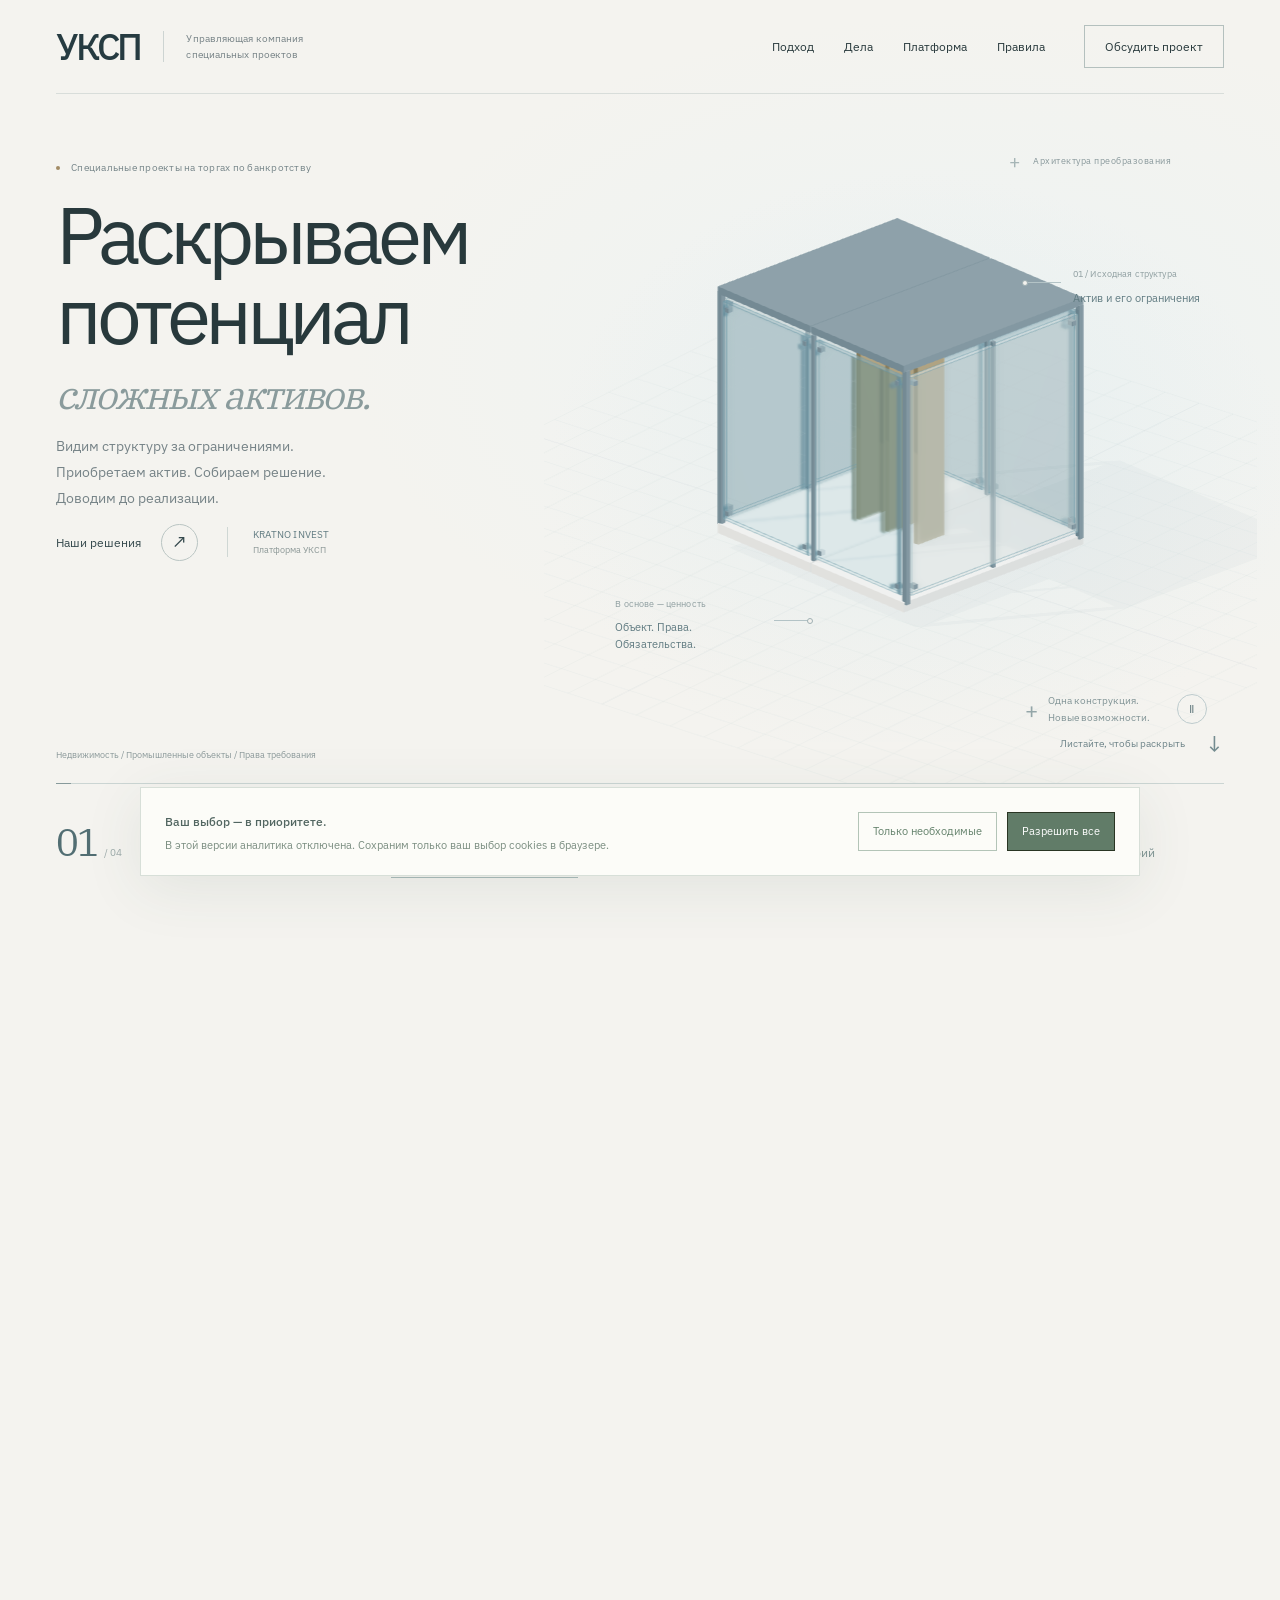
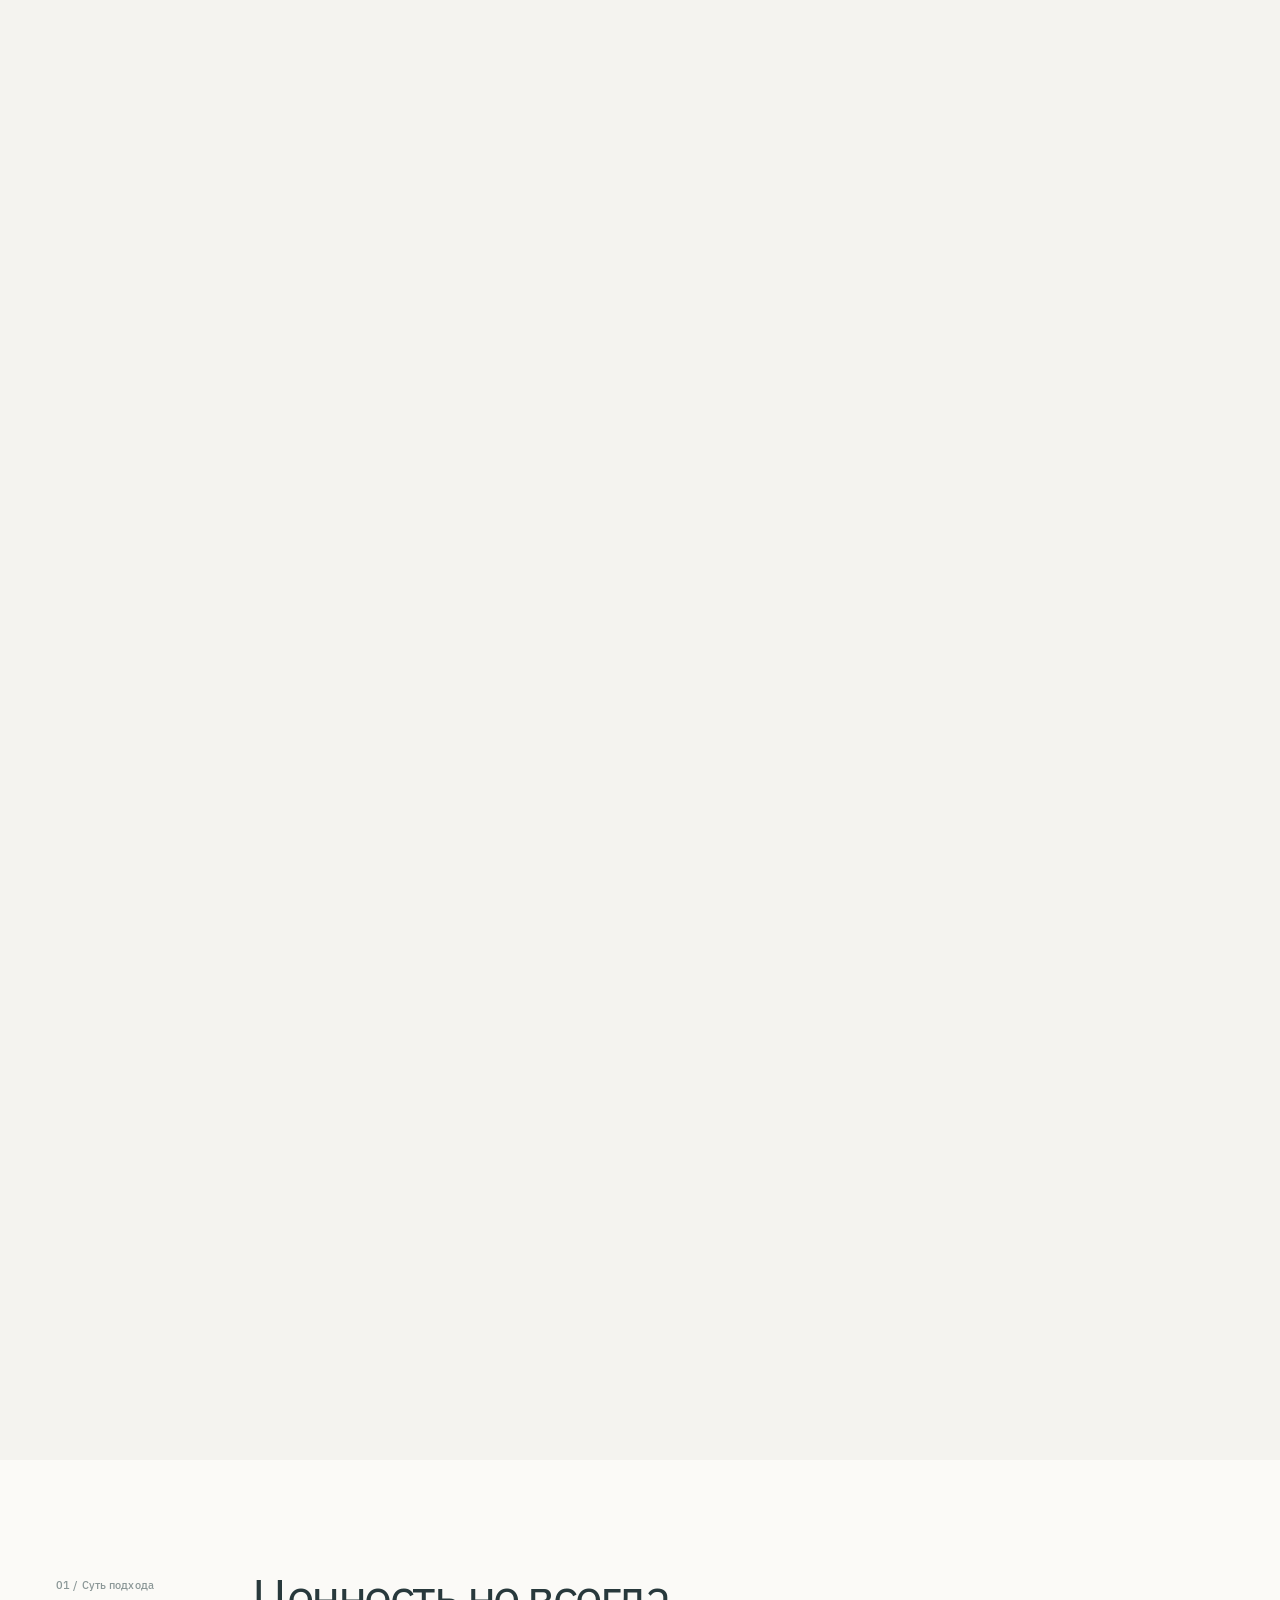
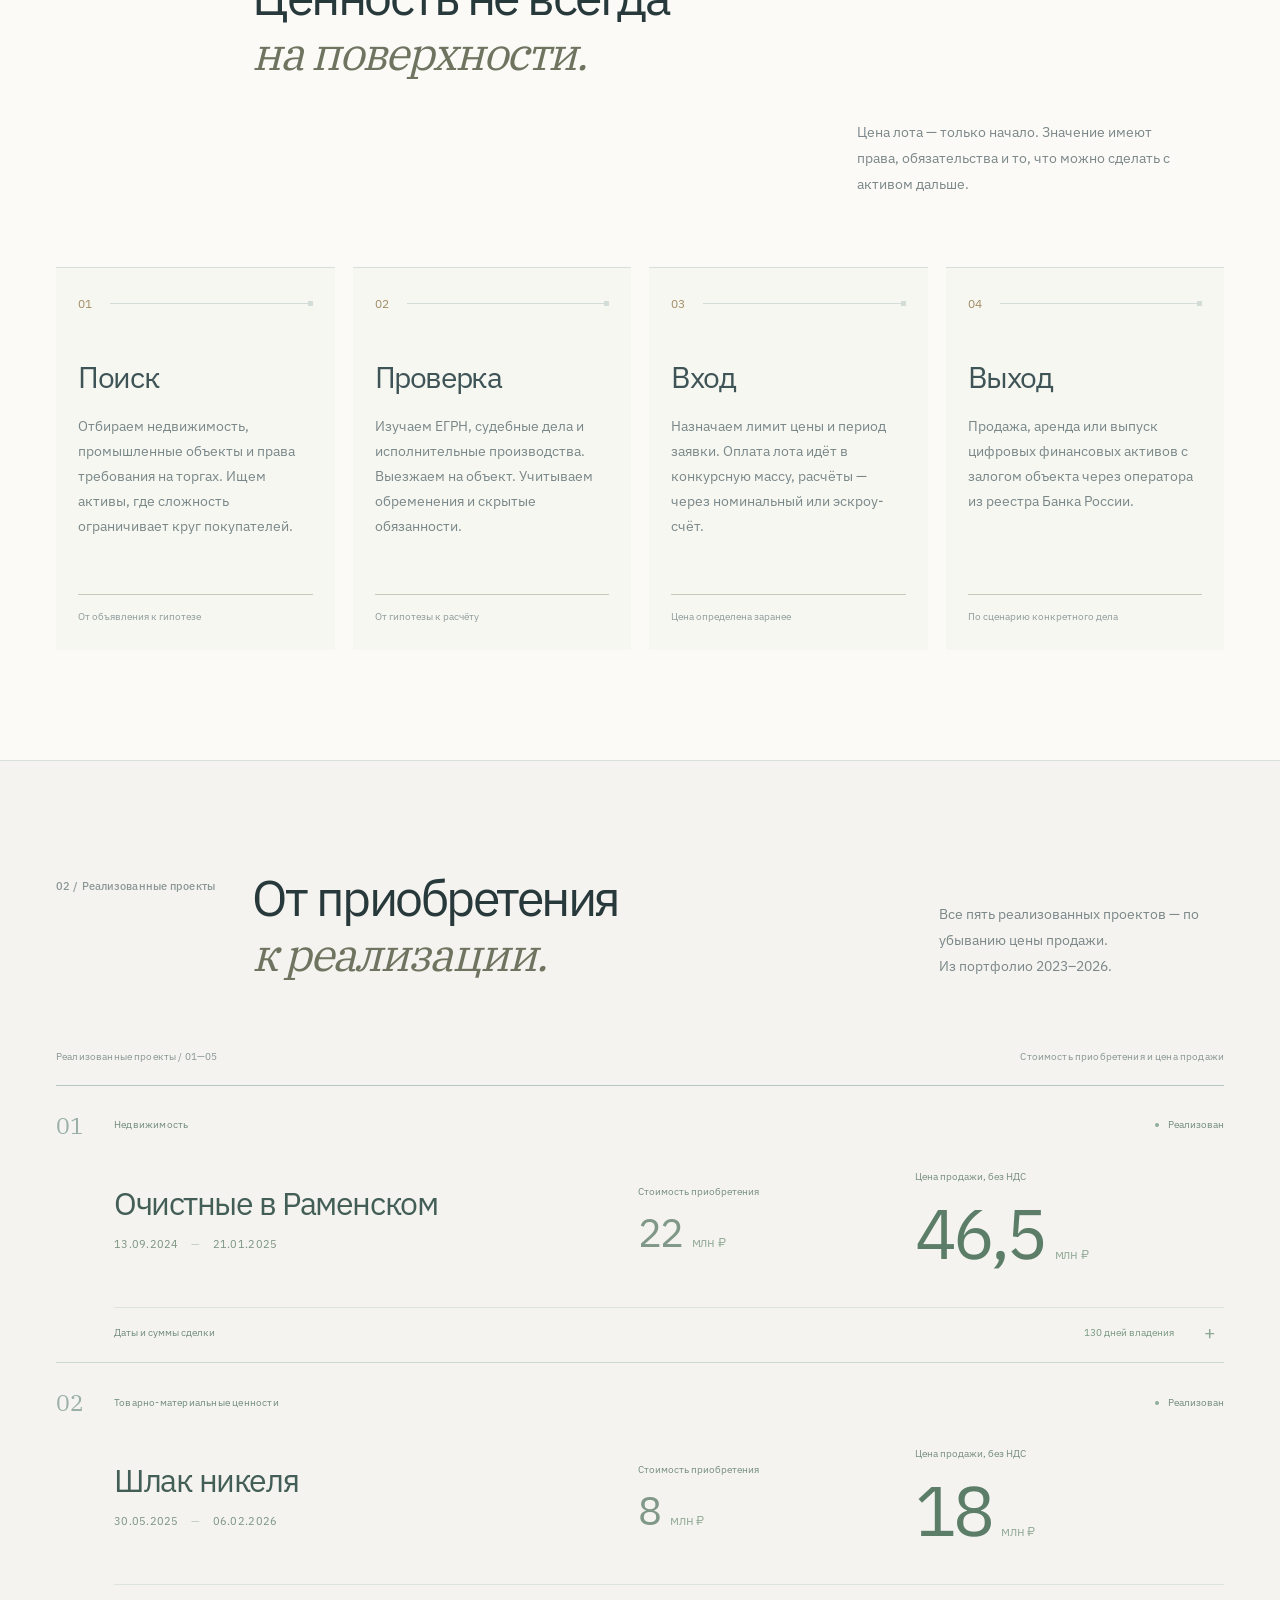
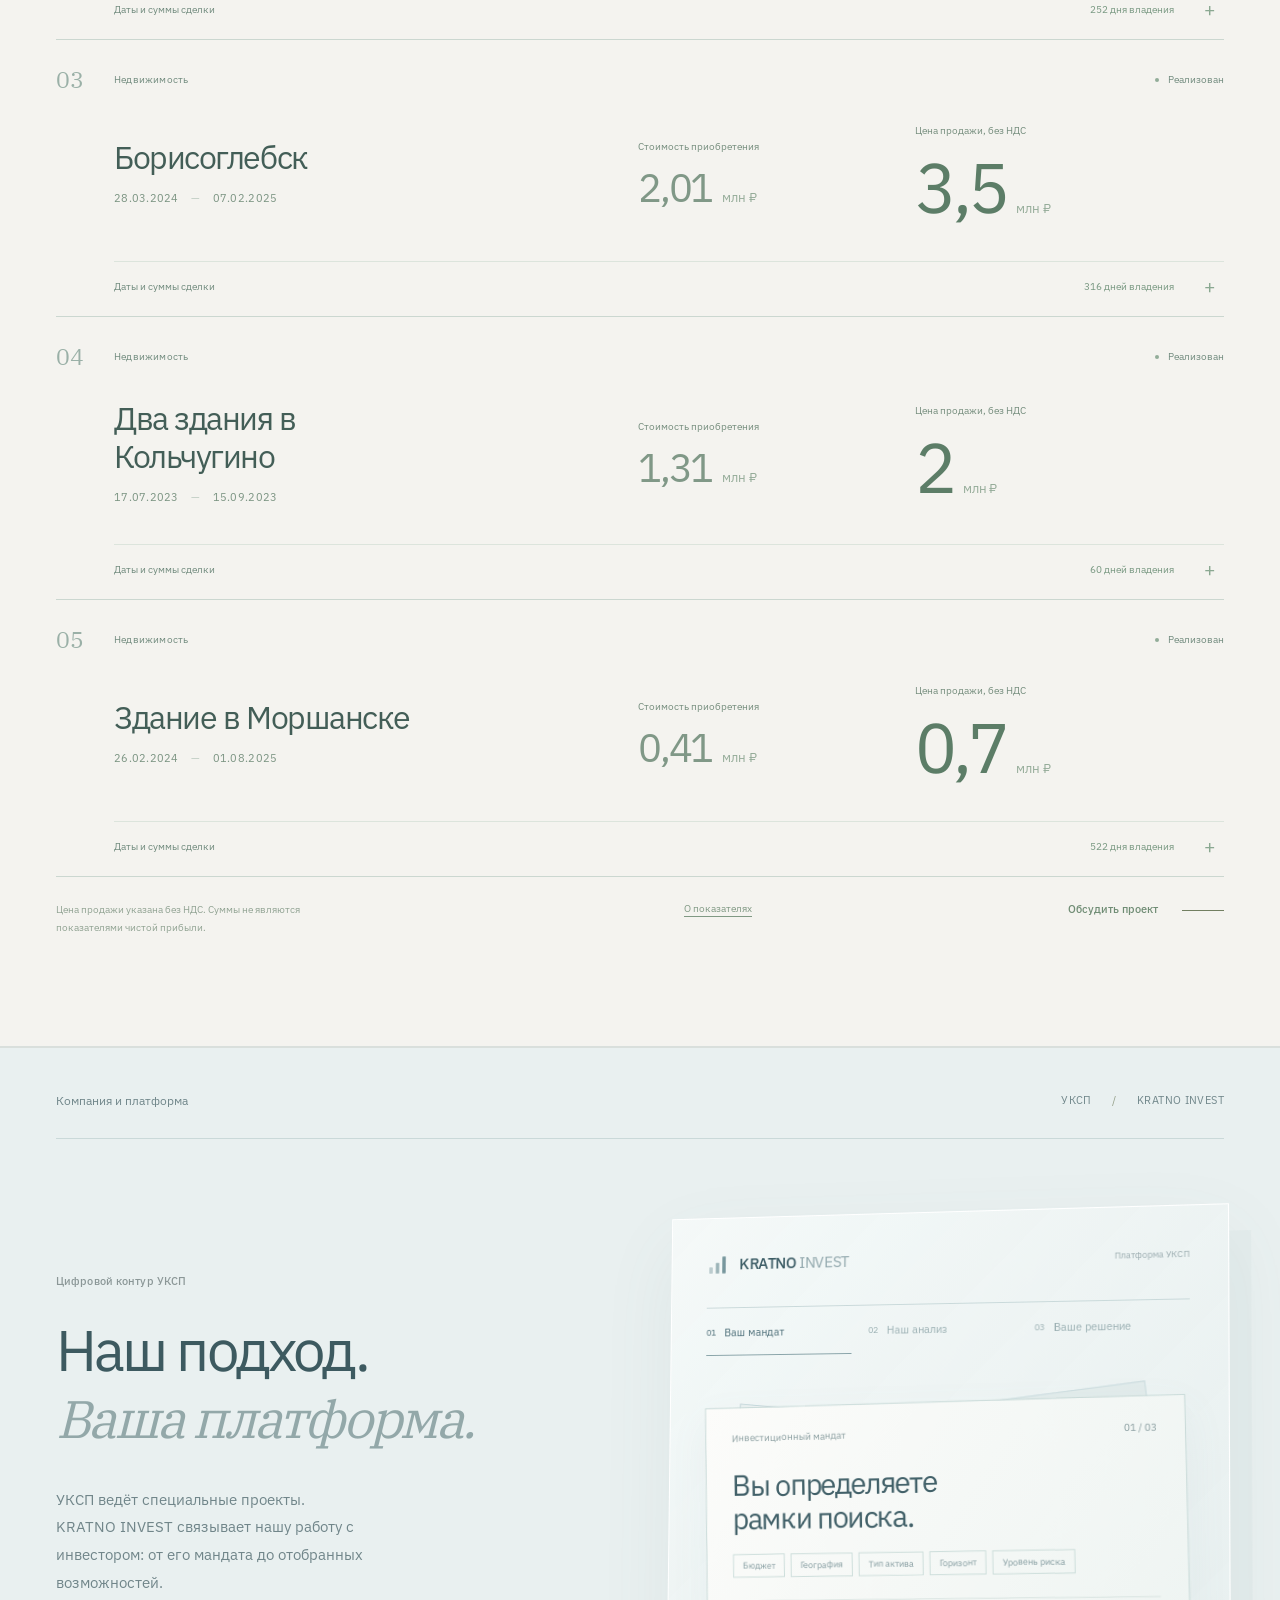
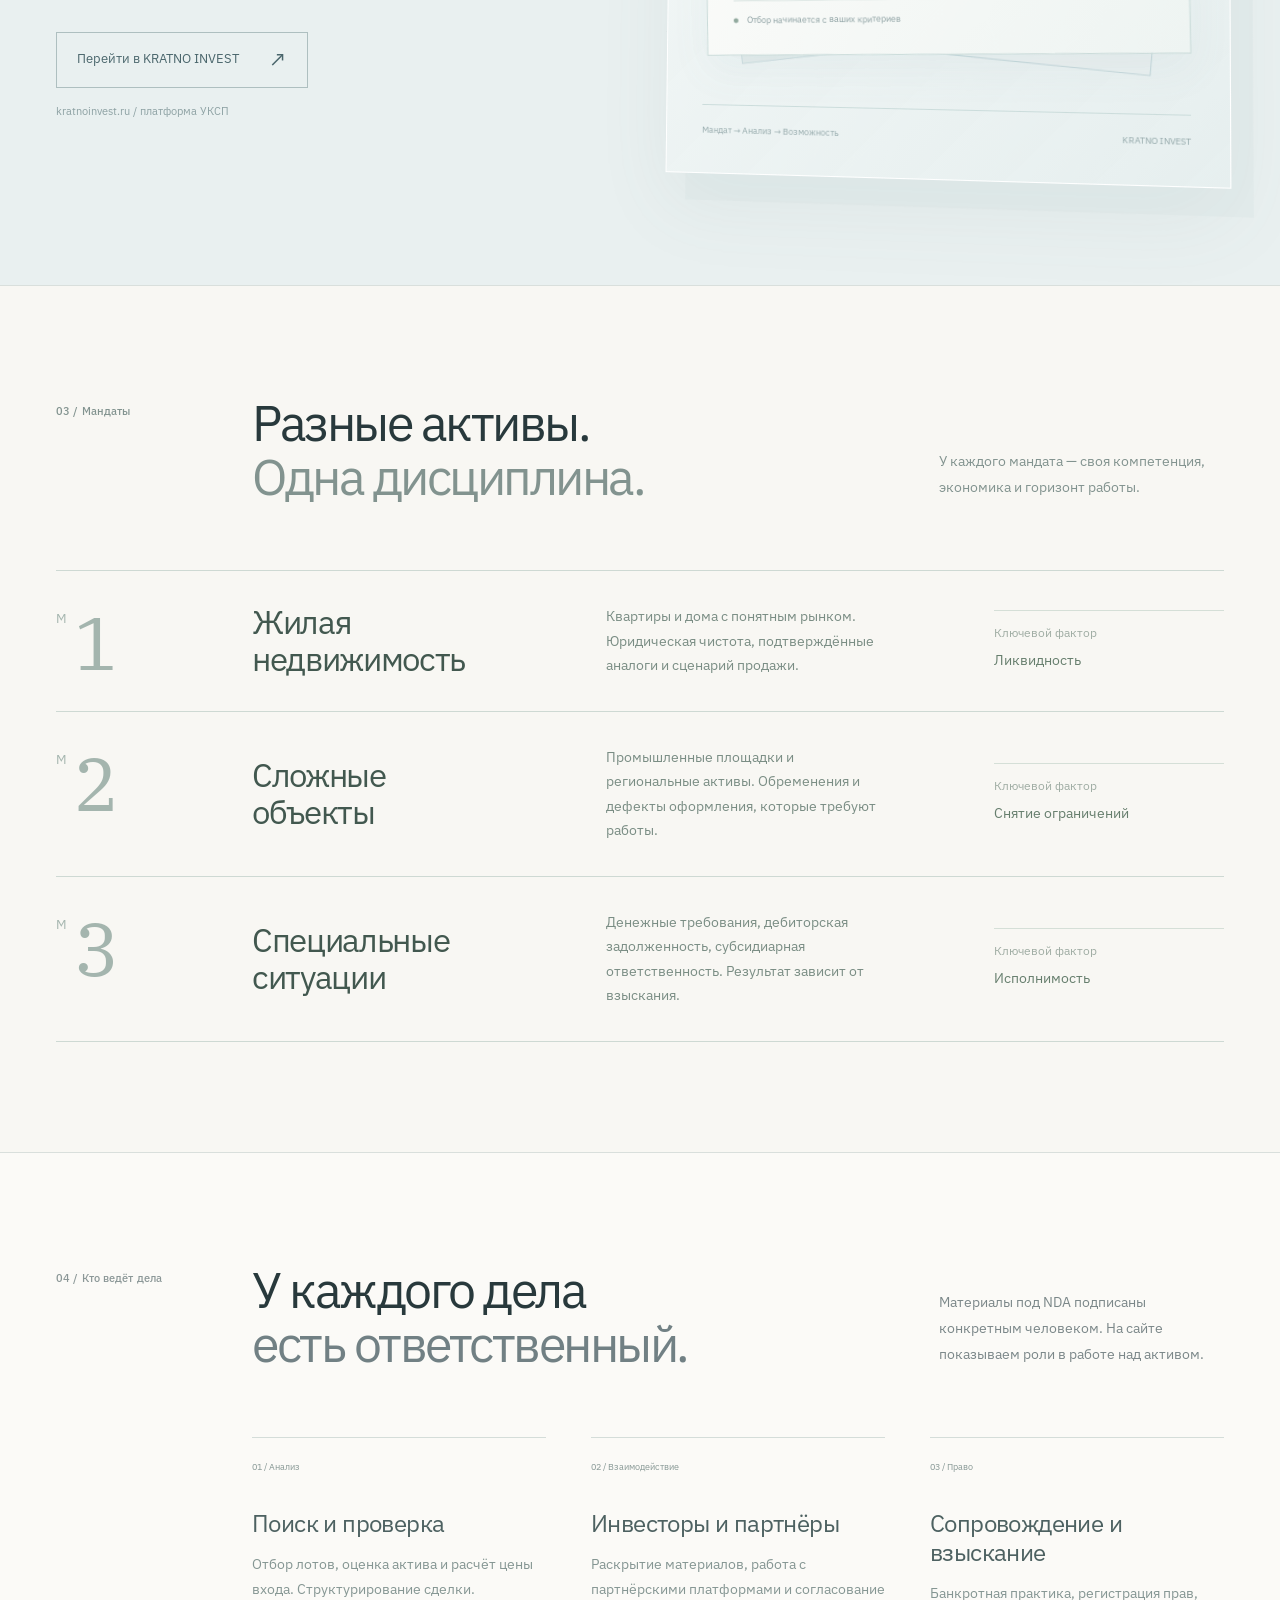
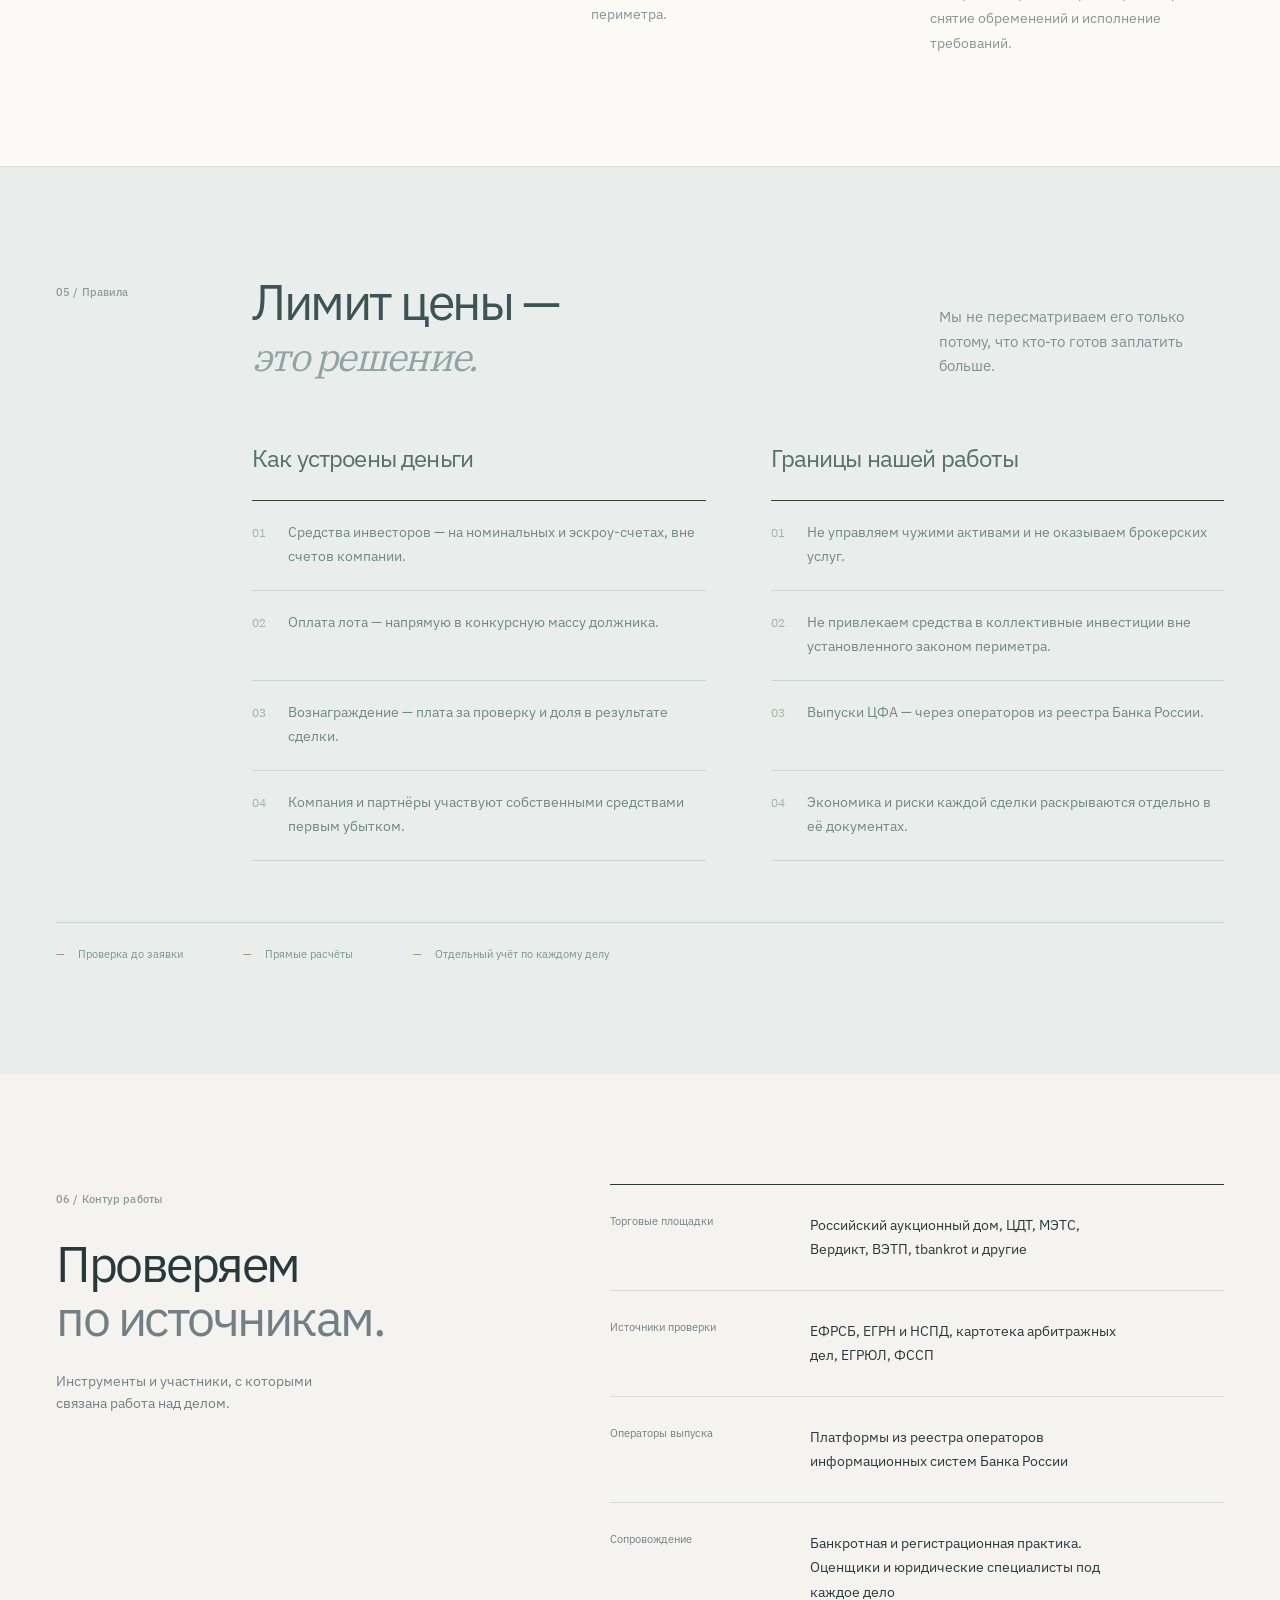
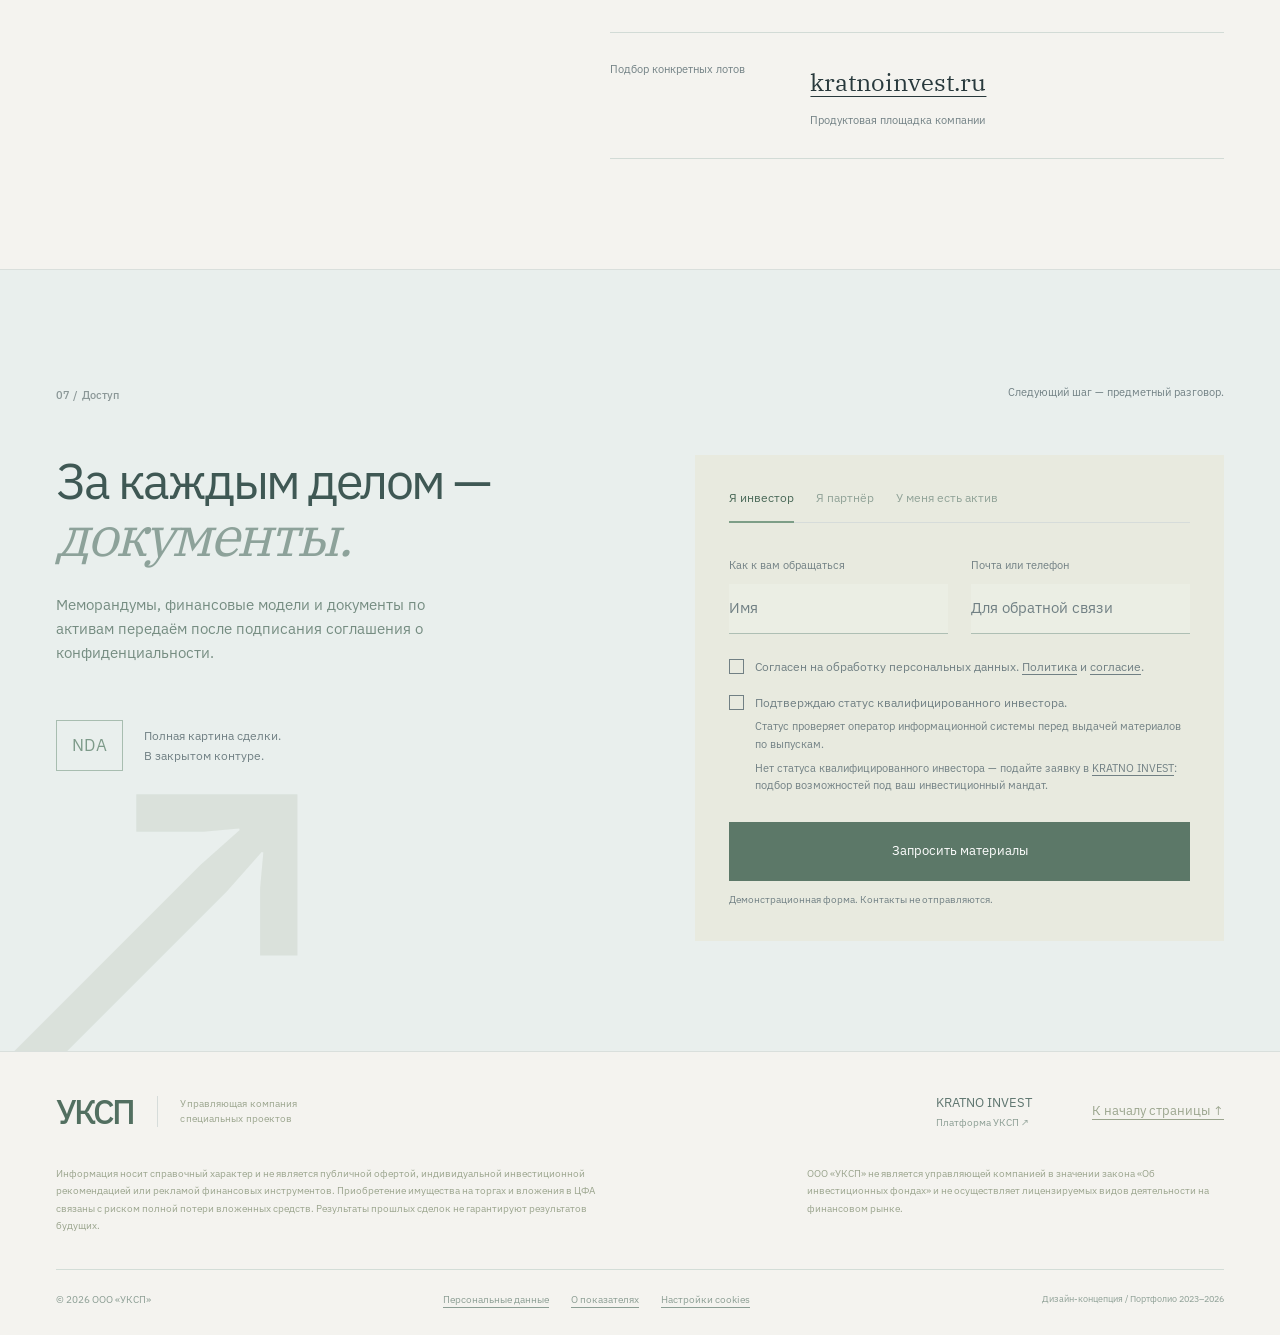
<file: index.html>
<!doctype html>
<html lang="ru">
<head>
  <meta charset="utf-8">
  <meta name="viewport" content="width=device-width, initial-scale=1">
  <meta name="theme-color" content="#f4f3ef">
  <meta name="description" content="УКСП — специальные проекты на торгах по банкротству. Недвижимость, промышленные объекты и права требования. Проверка до заявки, дисциплина цены, открытая логика решений.">
  <meta name="robots" content="noindex,nofollow">
  <meta property="og:title" content="УКСП — специальные проекты на торгах по банкротству">
  <meta property="og:description" content="Проверяем до заявки. Соблюдаем лимит цены. Раскрываем логику решений.">
  <title>УКСП — специальные проекты на торгах по банкротству</title>
  <link rel="icon" href="assets/favicon.svg" type="image/svg+xml">
  <link rel="preload" href="assets/fonts/plex-serif-regular.ttf" as="font" type="font/ttf" crossorigin>
  <link rel="preload" href="assets/fonts/plex-sans-regular.ttf" as="font" type="font/ttf" crossorigin>
  <link rel="stylesheet" href="styles.css">
  <link rel="stylesheet" href="concept.css">
  <link rel="stylesheet" href="architecture.css">
  <script src="app.js" defer></script>
  <script src="assets/vendor/three.min.js" defer></script>
  <script src="scene-architecture.js" defer></script>
</head>
<body>
<a class="skip-link" href="#main">К содержанию</a>
<header class="hero" id="top">
  <div class="hero-pin">
  <div class="wrap">
    <div class="topbar">
      <a class="brand" href="#top" aria-label="УКСП — на главную"><span class="wordmark">УКСП</span><span class="brand-description">Управляющая компания<br>специальных проектов</span></a>
      <button class="menu-toggle" type="button" aria-expanded="false" aria-controls="navigation">Меню <span aria-hidden="true">+</span></button>
      <nav id="navigation" aria-label="Основная навигация">
        <a href="#process">Подход</a><a href="#cases">Дела</a><a href="#platform">Платформа</a><a href="#frame">Правила</a><a class="nav-access" href="#access">Обсудить проект</a>
      </nav>
    </div>
    <div class="hero-stage" data-phase="0">
      <div class="hero-copy">
        <div class="edition"><span class="live-dot"></span> Специальные проекты на торгах по банкротству</div>
        <h1>Раскрываем<br>потенциал<em>сложных активов.</em></h1>
        <p class="hero-description">Видим структуру за ограничениями. <br>Приобретаем актив. Собираем решение. <br>Доводим до реализации.</p>
        <div class="hero-actions"><a class="hero-cta" href="#cases"><span>Наши решения</span><span class="cta-orbit" aria-hidden="true">↗</span></a><a class="hero-platform-link" href="#platform"><span>KRATNO INVEST</span><small>Платформа УКСП</small></a></div>
      </div>
      <div class="object-stage" id="object-stage">
        <div class="scene-halo" aria-hidden="true"></div>
        <canvas id="asset-canvas" aria-label="Архитектурная модель подхода: цельный стеклянный объём раскрывается и собирается в открытый павильон. Этапы доступны кнопками ниже."></canvas>
        <div class="scene-fallback" aria-hidden="true"><div></div><div></div><div></div><div></div></div>
        <div class="object-coordinate coord-top"><span class="scene-cross">+</span> Архитектура преобразования</div>
        <div class="object-coordinate coord-side">УКСП / Исследование формы</div>
        <div class="object-label label-right"><span class="label-rule"></span><div><span class="label-index" id="layer-index">01 / Исходная структура</span><b id="layer-label">Актив и его ограничения</b></div></div>
        <div class="object-label label-left"><span class="label-rule"></span><div><span class="label-index">В основе — ценность</span><b id="core-label">Объект. Права. Обязательства.</b></div></div>
        <div class="scene-result" id="scene-result"><span>Сценарий определён</span><p>Продажа · Аренда · Взыскание</p><a href="#cases">От подхода к делам <span aria-hidden="true">↗</span></a></div>
        <div class="object-note"><span class="orbit-cross" aria-hidden="true">+</span><span>Одна конструкция.<br>Новые возможности.</span></div>
        <button class="motion-toggle" id="motion-toggle" type="button" aria-pressed="false" aria-label="Отключить плавное движение">Ⅱ</button>
      </div>
      <div class="hero-footnote"><span>Недвижимость / Промышленные объекты / Права требования</span><a class="scroll-cue" href="#process">Листайте, чтобы раскрыть <span aria-hidden="true">↓</span></a></div>
    </div>
    <div class="phase-console">
      <div class="phase-overview"><span class="phase-count" id="phase-count">01<span>/ 04</span></span><p id="phase-caption">У каждого сложного актива есть внутренняя логика.</p></div>
      <div class="phase-tabs" role="group" aria-label="Этапы работы с активом">
        <button type="button" data-phase="0" aria-pressed="true"><span>01 / Актив</span><b>Увидеть целое</b><i></i></button>
        <button type="button" data-phase="1" aria-pressed="false"><span>02 / Анализ</span><b>Раскрыть структуру</b><i></i></button>
        <button type="button" data-phase="2" aria-pressed="false"><span>03 / Решение</span><b>Собрать по-новому</b><i></i></button>
        <button type="button" data-phase="3" aria-pressed="false"><span>04 / Реализация</span><b>Воплотить сценарий</b><i></i></button>
      </div>
    </div>
  </div>
  </div>
</header>
<main id="main">
  <section id="process" class="section process-section">
    <div class="wrap">
      <div class="section-heading"><p class="section-index">01 / Суть подхода</p><h2>Ценность не всегда<br><em>на поверхности.</em></h2><p class="section-description">Цена лота — только начало. Значение имеют права, обязательства и то, что можно сделать с активом дальше.</p></div>
      <div class="process-grid">
        <article class="process-step"><div class="step-top"><span>01</span><span class="step-track" aria-hidden="true"></span></div><h3>Поиск</h3><p>Отбираем недвижимость, промышленные объекты и права требования на торгах. Ищем активы, где сложность ограничивает круг покупателей.</p><span class="step-foot">От объявления к гипотезе</span></article>
        <article class="process-step"><div class="step-top"><span>02</span><span class="step-track" aria-hidden="true"></span></div><h3>Проверка</h3><p>Изучаем ЕГРН, судебные дела и исполнительные производства. Выезжаем на объект. Учитываем обременения и скрытые обязанности.</p><span class="step-foot">От гипотезы к расчёту</span></article>
        <article class="process-step"><div class="step-top"><span>03</span><span class="step-track" aria-hidden="true"></span></div><h3>Вход</h3><p>Назначаем лимит цены и период заявки. Оплата лота идёт в конкурсную массу, расчёты — через номинальный или эскроу-счёт.</p><span class="step-foot">Цена определена заранее</span></article>
        <article class="process-step"><div class="step-top"><span>04</span><span class="step-track" aria-hidden="true"></span></div><h3>Выход</h3><p>Продажа, аренда или выпуск цифровых финансовых активов с залогом объекта через оператора из реестра Банка России.</p><span class="step-foot">По сценарию конкретного дела</span></article>
      </div>
    </div>
  </section>
  <section id="cases" class="section cases-section portfolio-section">
    <div class="wrap">
      <div class="section-heading"><p class="section-index">02 / Реализованные проекты</p><h2>От приобретения<br><em>к реализации.</em></h2><p class="section-description">Все пять реализованных проектов — по убыванию цены продажи.<br>Из портфолио 2023–2026.</p></div>
      <div class="portfolio-topline"><span>Реализованные проекты / 01—05</span><span>Стоимость приобретения и цена продажи</span></div>
      <div id="registry" class="project-list"><article class="project" aria-labelledby="project-01">
  <div class="project-top"><span class="project-number">01</span><span class="project-category">Недвижимость</span><span class="project-status"><i aria-hidden="true"></i>Реализован</span></div>
  <div class="project-main"><div class="project-title"><h3 id="project-01">Очистные в Раменском</h3><p>13.09.2024 <span aria-hidden="true">—</span> 21.01.2025</p></div><div class="project-purchase"><span>Стоимость приобретения</span><strong>22<small>млн ₽</small></strong></div><div class="project-sale"><span>Цена продажи, без НДС</span><strong>46,5<small>млн ₽</small></strong></div></div>
  <details class="project-details"><summary><span>Даты и суммы сделки</span><span class="project-duration">130 дней владения</span><span class="project-expand" aria-hidden="true">+</span></summary><div class="project-detail-grid"><div><span>Вход</span><time datetime="2024-09-13">13.09.2024</time><b>22 000 000 ₽</b></div><div><span>Продажа</span><time datetime="2025-01-21">21.01.2025</time><b>46 500 000 ₽ <small>без НДС</small></b></div><p>Срок владения — от даты полной оплаты до даты продажи. Суммы в заголовке округлены до сотых миллиона.</p></div></details>
</article>
<article class="project" aria-labelledby="project-02">
  <div class="project-top"><span class="project-number">02</span><span class="project-category">Товарно-материальные ценности</span><span class="project-status"><i aria-hidden="true"></i>Реализован</span></div>
  <div class="project-main"><div class="project-title"><h3 id="project-02">Шлак никеля</h3><p>30.05.2025 <span aria-hidden="true">—</span> 06.02.2026</p></div><div class="project-purchase"><span>Стоимость приобретения</span><strong>8<small>млн ₽</small></strong></div><div class="project-sale"><span>Цена продажи, без НДС</span><strong>18<small>млн ₽</small></strong></div></div>
  <details class="project-details"><summary><span>Даты и суммы сделки</span><span class="project-duration">252 дня владения</span><span class="project-expand" aria-hidden="true">+</span></summary><div class="project-detail-grid"><div><span>Вход</span><time datetime="2025-05-30">30.05.2025</time><b>8 000 000 ₽</b></div><div><span>Продажа</span><time datetime="2026-02-06">06.02.2026</time><b>18 000 000 ₽ <small>без НДС</small></b></div><p>Срок владения — от даты полной оплаты до даты продажи. Суммы в заголовке округлены до сотых миллиона.</p></div></details>
</article>
<article class="project" aria-labelledby="project-03">
  <div class="project-top"><span class="project-number">03</span><span class="project-category">Недвижимость</span><span class="project-status"><i aria-hidden="true"></i>Реализован</span></div>
  <div class="project-main"><div class="project-title"><h3 id="project-03">Борисоглебск</h3><p>28.03.2024 <span aria-hidden="true">—</span> 07.02.2025</p></div><div class="project-purchase"><span>Стоимость приобретения</span><strong>2,01<small>млн ₽</small></strong></div><div class="project-sale"><span>Цена продажи, без НДС</span><strong>3,5<small>млн ₽</small></strong></div></div>
  <details class="project-details"><summary><span>Даты и суммы сделки</span><span class="project-duration">316 дней владения</span><span class="project-expand" aria-hidden="true">+</span></summary><div class="project-detail-grid"><div><span>Вход</span><time datetime="2024-03-28">28.03.2024</time><b>2 011 111,11 ₽</b></div><div><span>Продажа</span><time datetime="2025-02-07">07.02.2025</time><b>3 500 000 ₽ <small>без НДС</small></b></div><p>Срок владения — от даты полной оплаты до даты продажи. Суммы в заголовке округлены до сотых миллиона.</p></div></details>
</article>
<article class="project" aria-labelledby="project-04">
  <div class="project-top"><span class="project-number">04</span><span class="project-category">Недвижимость</span><span class="project-status"><i aria-hidden="true"></i>Реализован</span></div>
  <div class="project-main"><div class="project-title"><h3 id="project-04">Два здания в Кольчугино</h3><p>17.07.2023 <span aria-hidden="true">—</span> 15.09.2023</p></div><div class="project-purchase"><span>Стоимость приобретения</span><strong>1,31<small>млн ₽</small></strong></div><div class="project-sale"><span>Цена продажи, без НДС</span><strong>2<small>млн ₽</small></strong></div></div>
  <details class="project-details"><summary><span>Даты и суммы сделки</span><span class="project-duration">60 дней владения</span><span class="project-expand" aria-hidden="true">+</span></summary><div class="project-detail-grid"><div><span>Вход</span><time datetime="2023-07-17">17.07.2023</time><b>1 312 000 ₽</b></div><div><span>Продажа</span><time datetime="2023-09-15">15.09.2023</time><b>2 000 000 ₽ <small>без НДС</small></b></div><p>Срок владения — от даты полной оплаты до даты продажи. Суммы в заголовке округлены до сотых миллиона.</p></div></details>
</article>
<article class="project" aria-labelledby="project-05">
  <div class="project-top"><span class="project-number">05</span><span class="project-category">Недвижимость</span><span class="project-status"><i aria-hidden="true"></i>Реализован</span></div>
  <div class="project-main"><div class="project-title"><h3 id="project-05">Здание в Моршанске</h3><p>26.02.2024 <span aria-hidden="true">—</span> 01.08.2025</p></div><div class="project-purchase"><span>Стоимость приобретения</span><strong>0,41<small>млн ₽</small></strong></div><div class="project-sale"><span>Цена продажи, без НДС</span><strong>0,7<small>млн ₽</small></strong></div></div>
  <details class="project-details"><summary><span>Даты и суммы сделки</span><span class="project-duration">522 дня владения</span><span class="project-expand" aria-hidden="true">+</span></summary><div class="project-detail-grid"><div><span>Вход</span><time datetime="2024-02-26">26.02.2024</time><b>411 300 ₽</b></div><div><span>Продажа</span><time datetime="2025-08-01">01.08.2025</time><b>700 000 ₽ <small>без НДС</small></b></div><p>Срок владения — от даты полной оплаты до даты продажи. Суммы в заголовке округлены до сотых миллиона.</p></div></details>
</article></div>
      <div class="registry-bottom"><p>Цена продажи указана без НДС. Суммы не являются показателями чистой прибыли.</p><button class="plain-link" data-dialog="methodology" type="button">О показателях</button><a class="text-link" href="#access">Обсудить проект <span class="link-line" aria-hidden="true"></span></a></div>
    </div>
  </section>
  <section id="platform" class="section platform-section">
    <div class="wrap">
      <div class="platform-kicker"><span>Компания и платформа</span><span class="platform-family">УКСП <span aria-hidden="true">/</span> KRATNO INVEST</span></div>
      <div class="platform-layout">
        <div class="platform-copy"><p class="section-index">Цифровой контур УКСП</p><h2>Наш подход.<br><em>Ваша платформа.</em></h2><p>УКСП ведёт специальные проекты.<br>KRATNO INVEST связывает нашу работу с инвестором: от его мандата до отобранных возможностей.</p><a class="platform-cta" href="kratno.html"><span>Перейти в KRATNO INVEST</span><span aria-hidden="true">↗</span></a><span class="platform-address">kratnoinvest.ru / платформа УКСП</span></div>
        <div class="platform-visual" aria-label="Маршрут инвестора в KRATNO INVEST">
          <div class="platform-wordmark"><svg viewBox="0 0 48 48" aria-hidden="true"><rect x="5" y="29" width="8" height="14" rx="1"/><rect x="20" y="19" width="8" height="24" rx="1"/><rect x="35" y="5" width="8" height="38" rx="1"/></svg><span>KRATNO <span>INVEST</span></span><small>Платформа УКСП</small></div>
          <div class="platform-route" role="group" aria-label="Маршрут на платформе"><button type="button" data-platform-step="0" aria-pressed="true"><span>01</span> Ваш мандат</button><button type="button" data-platform-step="1" aria-pressed="false"><span>02</span> Наш анализ</button><button type="button" data-platform-step="2" aria-pressed="false"><span>03</span> Ваше решение</button></div>
          <div class="platform-stage" data-active="0"><div class="platform-depth depth-back" aria-hidden="true"></div><div class="platform-depth depth-middle" aria-hidden="true"></div><div class="platform-document"><div class="document-top"><span id="platform-document-type">Инвестиционный мандат</span><span id="platform-document-number">01 / 03</span></div><h3 id="platform-document-title">Вы определяете<br>рамки поиска.</h3><div class="document-tags" id="platform-tags"><span>Бюджет</span><span>География</span><span>Тип актива</span><span>Горизонт</span><span>Уровень риска</span></div><div class="document-bottom"><span class="document-signal" aria-hidden="true"></span><span id="platform-document-note">Отбор начинается с ваших критериев</span></div></div></div>
          <div class="platform-bottom"><span>Мандат → Анализ → Возможность</span><span>KRATNO INVEST</span></div>
        </div>
      </div>
    </div>
  </section>
  <section id="mandates" class="section mandates-section">
    <div class="wrap"><div class="section-heading"><p class="section-index">03 / Мандаты</p><h2>Разные активы.<br><span class="muted">Одна дисциплина.</span></h2><p class="section-description">У каждого мандата — своя компетенция, экономика и горизонт работы.</p></div>
      <div class="mandates-grid">
        <article class="mandate"><span class="mandate-code">М<span>1</span></span><div class="mandate-body"><h3>Жилая<br>недвижимость</h3><p>Квартиры и дома с понятным рынком. Юридическая чистота, подтверждённые аналоги и сценарий продажи.</p></div><div class="mandate-foot"><span>Ключевой фактор</span><span>Ликвидность</span></div></article>
        <article class="mandate"><span class="mandate-code">М<span>2</span></span><div class="mandate-body"><h3>Сложные<br>объекты</h3><p>Промышленные площадки и региональные активы. Обременения и дефекты оформления, которые требуют работы.</p></div><div class="mandate-foot"><span>Ключевой фактор</span><span>Снятие ограничений</span></div></article>
        <article class="mandate"><span class="mandate-code">М<span>3</span></span><div class="mandate-body"><h3>Специальные<br>ситуации</h3><p>Денежные требования, дебиторская задолженность, субсидиарная ответственность. Результат зависит от взыскания.</p></div><div class="mandate-foot"><span>Ключевой фактор</span><span>Исполнимость</span></div></article>
      </div>
    </div>
  </section>
  <section id="people" class="section people-section"><div class="wrap">
    <div class="section-heading"><p class="section-index">04 / Кто ведёт дела</p><h2>У каждого дела<br><span class="muted">есть ответственный.</span></h2><p class="section-description">Материалы под NDA подписаны конкретным человеком. На сайте показываем роли в работе над активом.</p></div>
    <div class="people-grid"><article><span class="role-number">01 / Анализ</span><h3>Поиск и проверка</h3><p>Отбор лотов, оценка актива и расчёт цены входа. Структурирование сделки.</p></article><article><span class="role-number">02 / Взаимодействие</span><h3>Инвесторы и партнёры</h3><p>Раскрытие материалов, работа с партнёрскими платформами и согласование периметра.</p></article><article><span class="role-number">03 / Право</span><h3>Сопровождение и взыскание</h3><p>Банкротная практика, регистрация прав, снятие обременений и исполнение требований.</p></article></div>
  </div></section>
  <section id="frame" class="section rules-section"><div class="wrap">
    <div class="rules-head"><p class="section-index">05 / Правила</p><h2>Лимит цены —<br><span>это решение.</span></h2><p>Мы не пересматриваем его только потому, что кто-то готов заплатить больше.</p></div>
    <div class="rules-grid"><div><h3>Как устроены деньги</h3><ul><li><span>01</span>Средства инвесторов — на номинальных и эскроу-счетах, вне счетов компании.</li><li><span>02</span>Оплата лота — напрямую в конкурсную массу должника.</li><li><span>03</span>Вознаграждение — плата за проверку и доля в результате сделки.</li><li><span>04</span>Компания и партнёры участвуют собственными средствами первым убытком.</li></ul></div><div><h3>Границы нашей работы</h3><ul><li><span>01</span>Не управляем чужими активами и не оказываем брокерских услуг.</li><li><span>02</span>Не привлекаем средства в коллективные инвестиции вне установленного законом периметра.</li><li><span>03</span>Выпуски ЦФА — через операторов из реестра Банка России.</li><li><span>04</span>Экономика и риски каждой сделки раскрываются отдельно в её документах.</li></ul></div></div>
    <div class="rules-bottom"><span>Проверка до заявки</span><span>Прямые расчёты</span><span>Отдельный учёт по каждому делу</span></div>
  </div></section>
  <section id="contour" class="section contour-section"><div class="wrap contour-layout"><div><p class="section-index">06 / Контур работы</p><h2>Проверяем<br><span class="muted">по источникам.</span></h2><p class="contour-note">Инструменты и участники, с которыми связана работа над делом.</p></div><dl class="contour-table"><div><dt>Торговые площадки</dt><dd>Российский аукционный дом, ЦДТ, МЭТС, Вердикт, ВЭТП, tbankrot и другие</dd></div><div><dt>Источники проверки</dt><dd>ЕФРСБ, ЕГРН и НСПД, картотека арбитражных дел, ЕГРЮЛ, ФССП</dd></div><div><dt>Операторы выпуска</dt><dd>Платформы из реестра операторов информационных систем Банка России</dd></div><div><dt>Сопровождение</dt><dd>Банкротная и регистрационная практика. Оценщики и юридические специалисты под каждое дело</dd></div><div><dt>Подбор конкретных лотов</dt><dd><a class="product-link" href="https://kratnoinvest.ru" target="_blank" rel="noopener noreferrer">kratnoinvest.ru</a><span class="product-description">Продуктовая площадка компании</span></dd></div></dl></div></section>
  <section id="access" class="section access-section"><div class="wrap">
    <div class="access-top"><p class="section-index">07 / Доступ</p><span>Следующий шаг — предметный разговор.</span></div>
    <div class="access-layout"><div class="access-intro"><h2 id="access-title">За каждым делом —<br><span class="muted">документы.</span></h2><p id="access-text">Меморандумы, финансовые модели и документы по активам передаём после подписания соглашения о конфиденциальности.</p><div class="access-note"><span class="nda-mark">NDA</span><p>Полная картина сделки.<br>В закрытом контуре.</p></div></div>
      <div class="access-form-container"><div class="routes" role="group" aria-label="Цель обращения"><button type="button" data-route="investor" aria-pressed="true">Я инвестор</button><button type="button" data-route="partner" aria-pressed="false">Я партнёр</button><button type="button" data-route="seller" aria-pressed="false">У меня есть актив</button></div>
        <form id="access-form" novalidate data-endpoint=""><input type="hidden" name="purpose" id="purpose" value="investor"><div class="form-fields"><div class="field"><label for="name">Как к вам обращаться</label><input id="name" name="name" autocomplete="name" maxlength="100" placeholder="Имя" required aria-describedby="name-error"><span class="field-error" id="name-error"></span></div><div class="field"><label for="contact">Почта или телефон</label><input id="contact" name="contact" autocomplete="email" maxlength="160" placeholder="Для обратной связи" required aria-describedby="contact-error"><span class="field-error" id="contact-error"></span></div></div>
          <div class="field seller-field" hidden><label for="asset">Объект, регион и текущий статус</label><textarea id="asset" name="asset" maxlength="3000" rows="3" placeholder="Расскажите об активе в двух строках" aria-describedby="asset-error"></textarea><span class="field-error" id="asset-error"></span></div>
          <div class="honeypot" aria-hidden="true"><label for="website">Сайт</label><input id="website" name="website" tabindex="-1" autocomplete="off"></div>
          <label class="check-label" for="pd"><input id="pd" name="consent" type="checkbox" required aria-describedby="pd-error"><span>Согласен на обработку персональных данных. <button class="inline-link" type="button" data-dialog="privacy">Политика</button> и <button class="inline-link" type="button" data-dialog="consent">согласие</button>.</span></label><span class="field-error" id="pd-error"></span>
          <div id="qualification"><label class="check-label" for="qualified"><input id="qualified" name="qualified" type="checkbox" aria-describedby="qualified-error"><span>Подтверждаю статус квалифицированного инвестора.</span></label><span class="field-error" id="qualified-error"></span><p class="qualification-note">Статус проверяет оператор информационной системы перед выдачей материалов по выпускам.</p><p class="qualification-note">Нет статуса квалифицированного инвестора — подайте заявку в <a class="inline-link" href="kratno.html#apply">KRATNO&nbsp;INVEST</a>: подбор возможностей под ваш инвестиционный мандат.</p></div>
          <button class="submit-button" type="submit" id="submit">Запросить материалы</button><p class="form-demo-note">Демонстрационная форма. Контакты не отправляются.</p><div class="form-result" id="form-result" role="status" tabindex="-1" hidden></div>
        </form>
      </div>
    </div>
  </div></section>
</main>
<footer><div class="wrap"><div class="footer-top"><a class="brand footer-brand" href="#top"><span class="wordmark">УКСП</span><span class="brand-description">Управляющая компания<br>специальных проектов</span></a><a class="footer-platform" href="kratno.html">KRATNO INVEST <span>Платформа УКСП ↗</span></a><a class="plain-link" href="#top">К началу страницы ↑</a></div><div class="footer-body"><p>Информация носит справочный характер и не является публичной офертой, индивидуальной инвестиционной рекомендацией или рекламой финансовых инструментов. Приобретение имущества на торгах и вложения в ЦФА связаны с риском полной потери вложенных средств. Результаты прошлых сделок не гарантируют результатов будущих.</p><p>ООО «УКСП» не является управляющей компанией в значении закона «Об инвестиционных фондах» и не осуществляет лицензируемых видов деятельности на финансовом рынке.</p></div><div class="footer-bottom"><span>© 2026 ООО «УКСП»</span><div><button class="plain-link" data-dialog="privacy" type="button">Персональные данные</button><button class="plain-link" data-dialog="methodology" type="button">О показателях</button><button class="plain-link" id="cookie-settings" type="button">Настройки cookies</button></div><span class="preview-status">Дизайн-концепция / Портфолио 2023–2026</span></div></div></footer>
<aside class="cookie" id="cookie" aria-label="Настройки cookies" hidden><div><b>Ваш выбор — в приоритете.</b><p>В этой версии аналитика отключена. Сохраним только ваш выбор cookies в браузере.</p></div><div class="cookie-actions"><button type="button" data-cookie="essential">Только необходимые</button><button type="button" data-cookie="all">Разрешить все</button></div></aside>
<dialog id="info-dialog" aria-labelledby="dialog-title"><div class="dialog-top"><span>УКСП / Информация</span><button id="dialog-close" type="button" aria-label="Закрыть окно">×</button></div><h2 id="dialog-title"></h2><div id="dialog-content"></div></dialog>
<noscript><div class="noscript-note">Реестр доступен без JavaScript. Для фильтров, настроек и демонстрации формы включите JavaScript.</div></noscript>
</body>
</html>
</file>
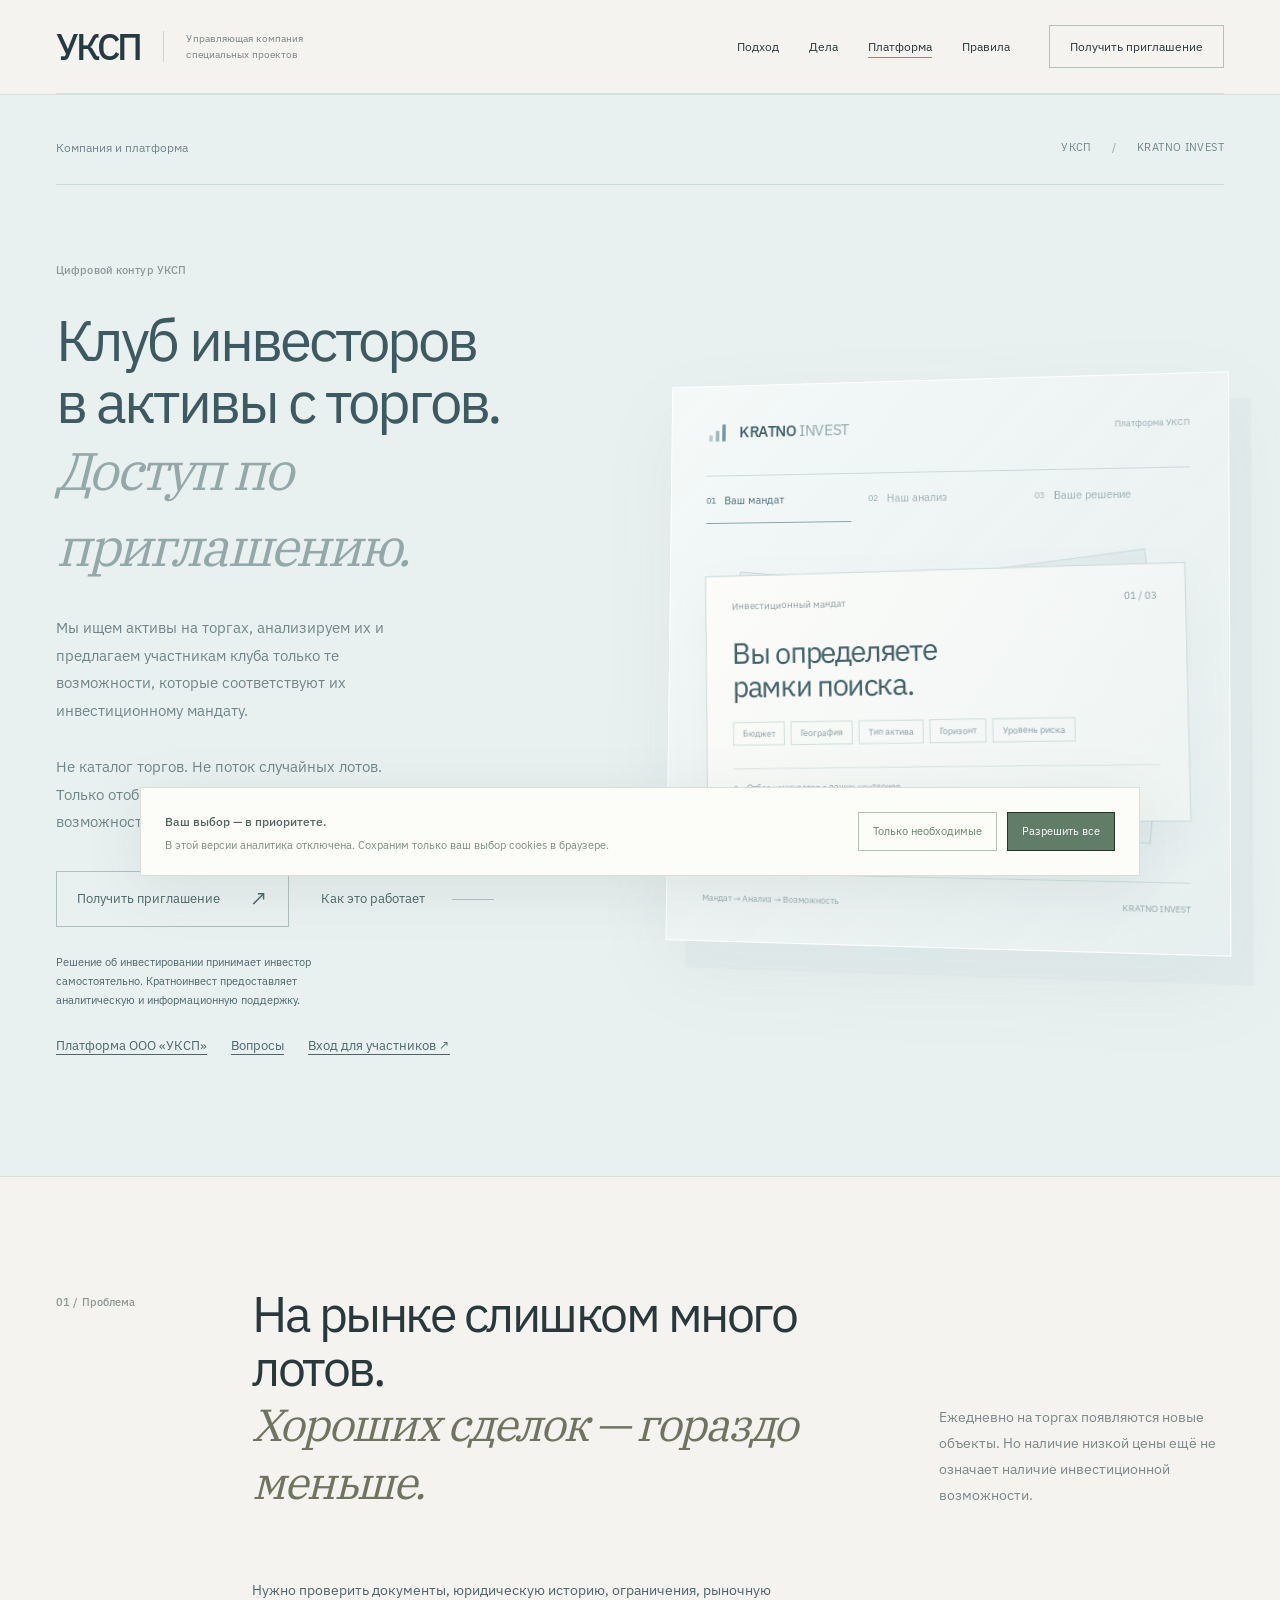
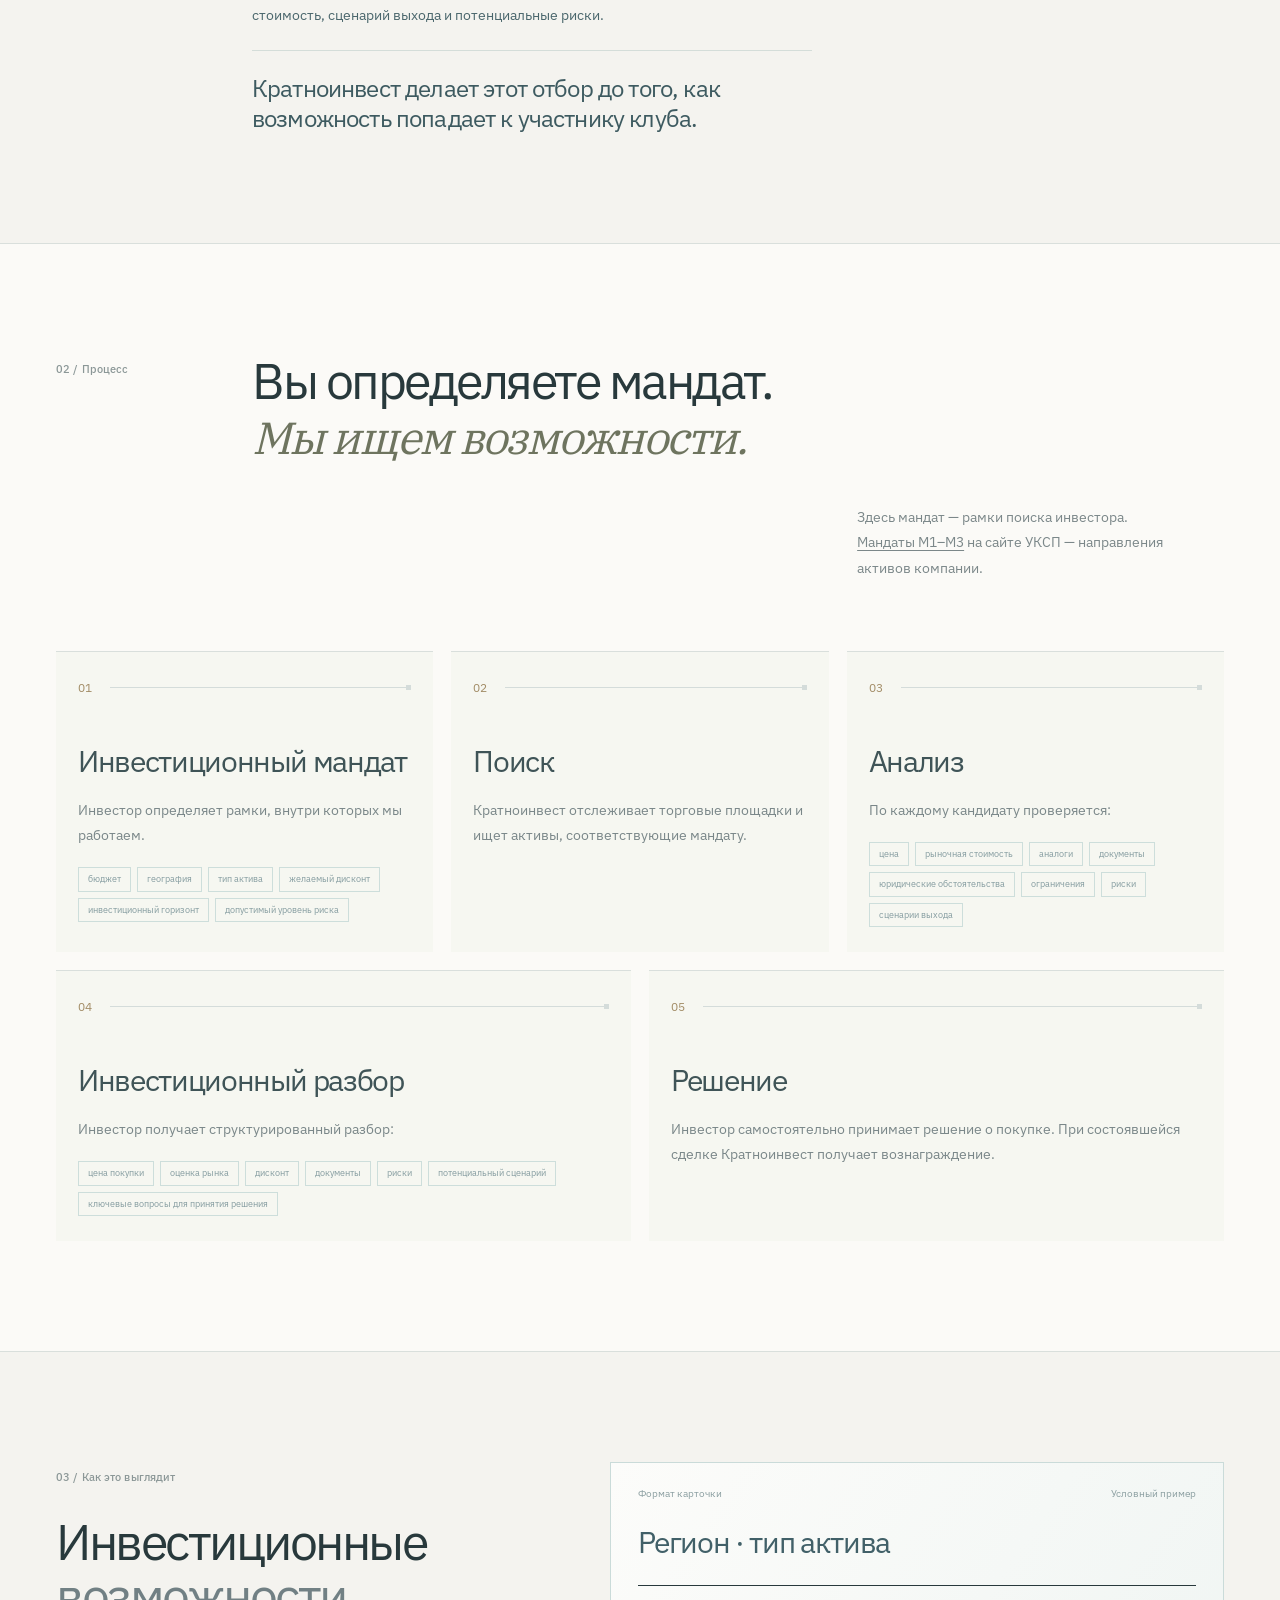
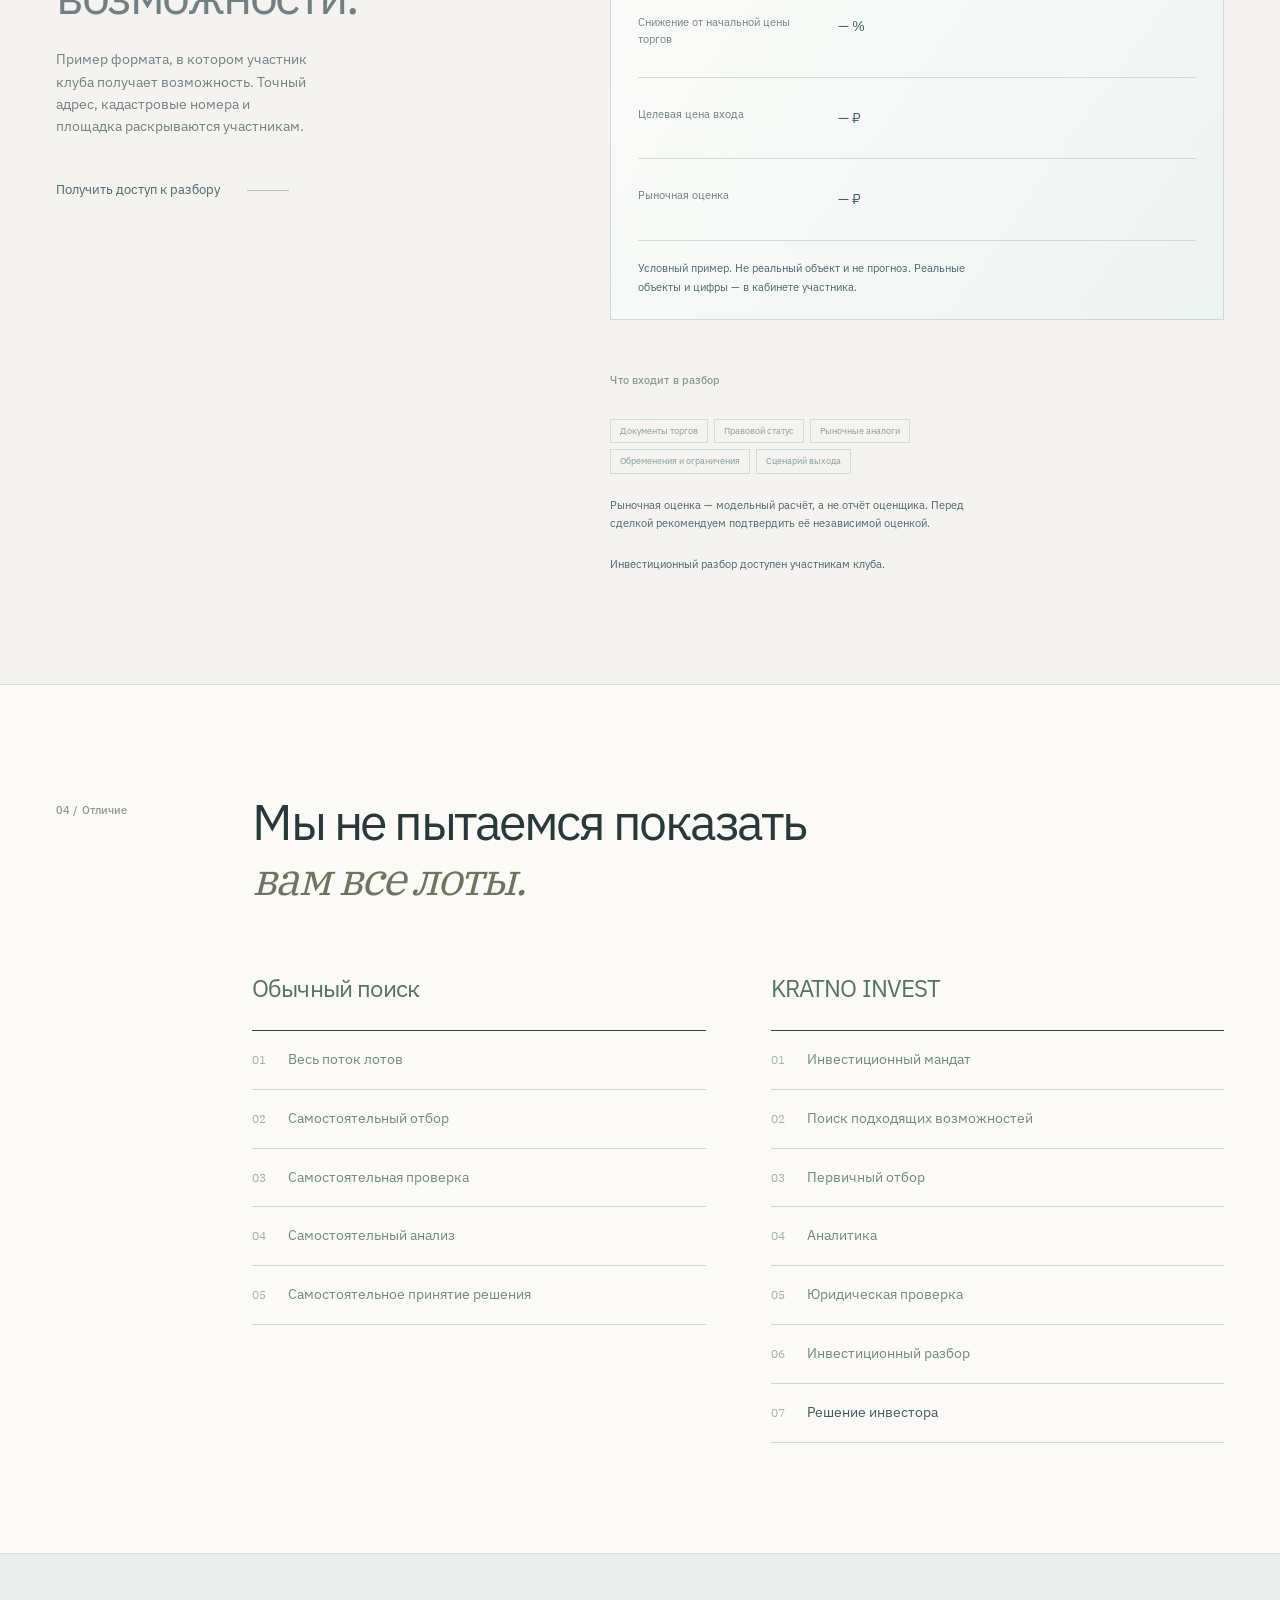
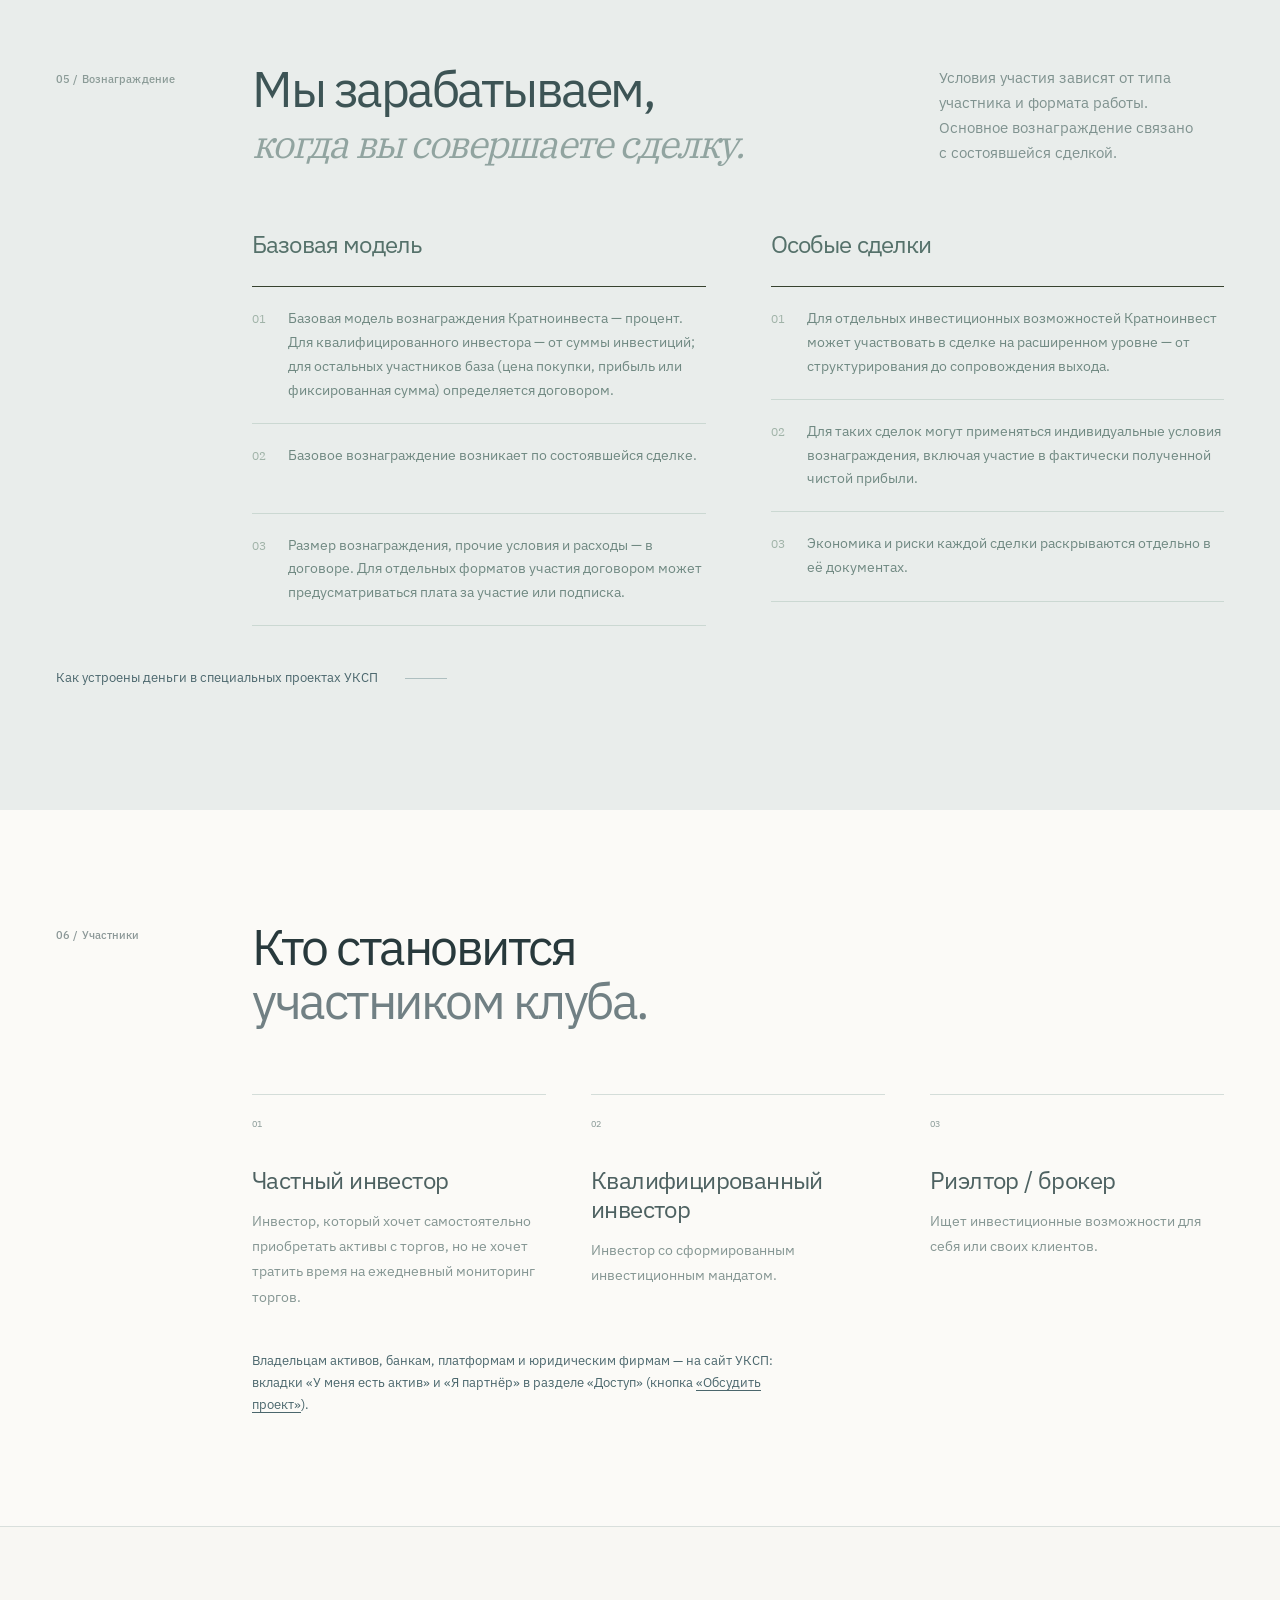
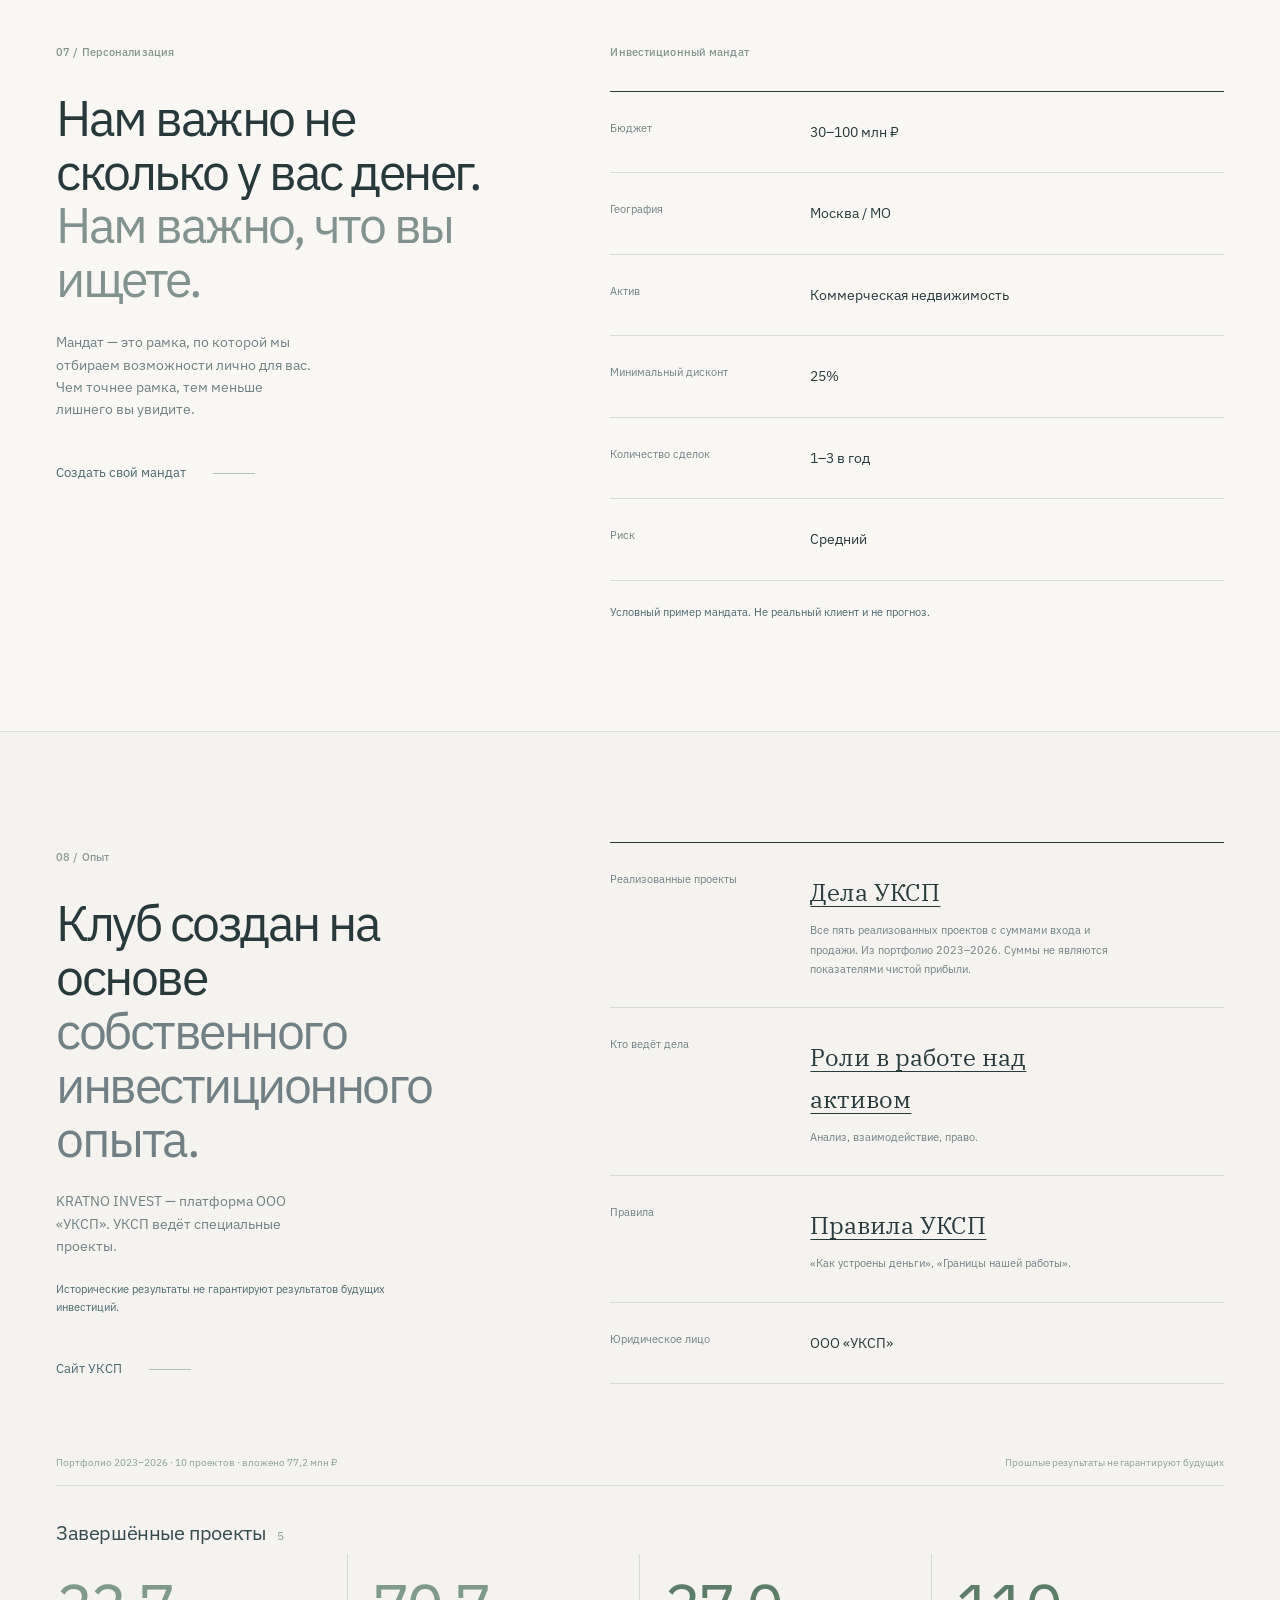
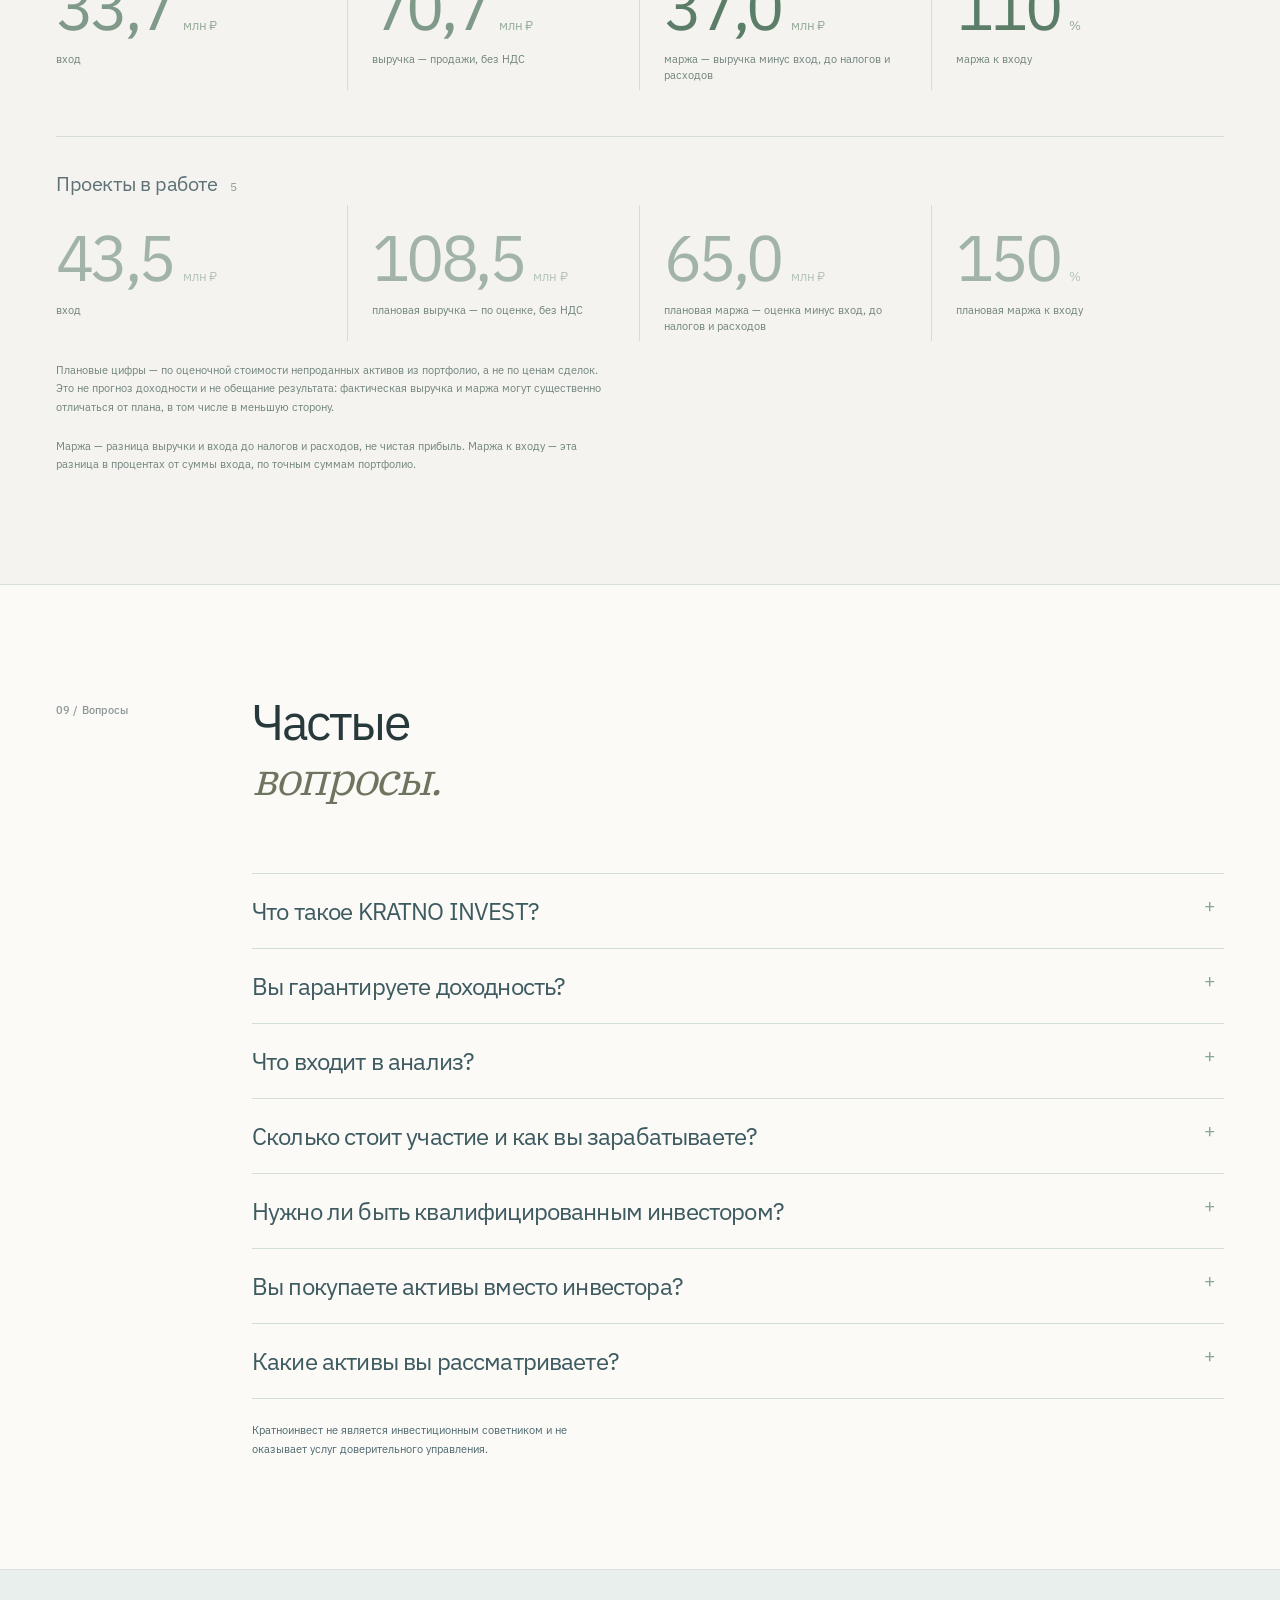
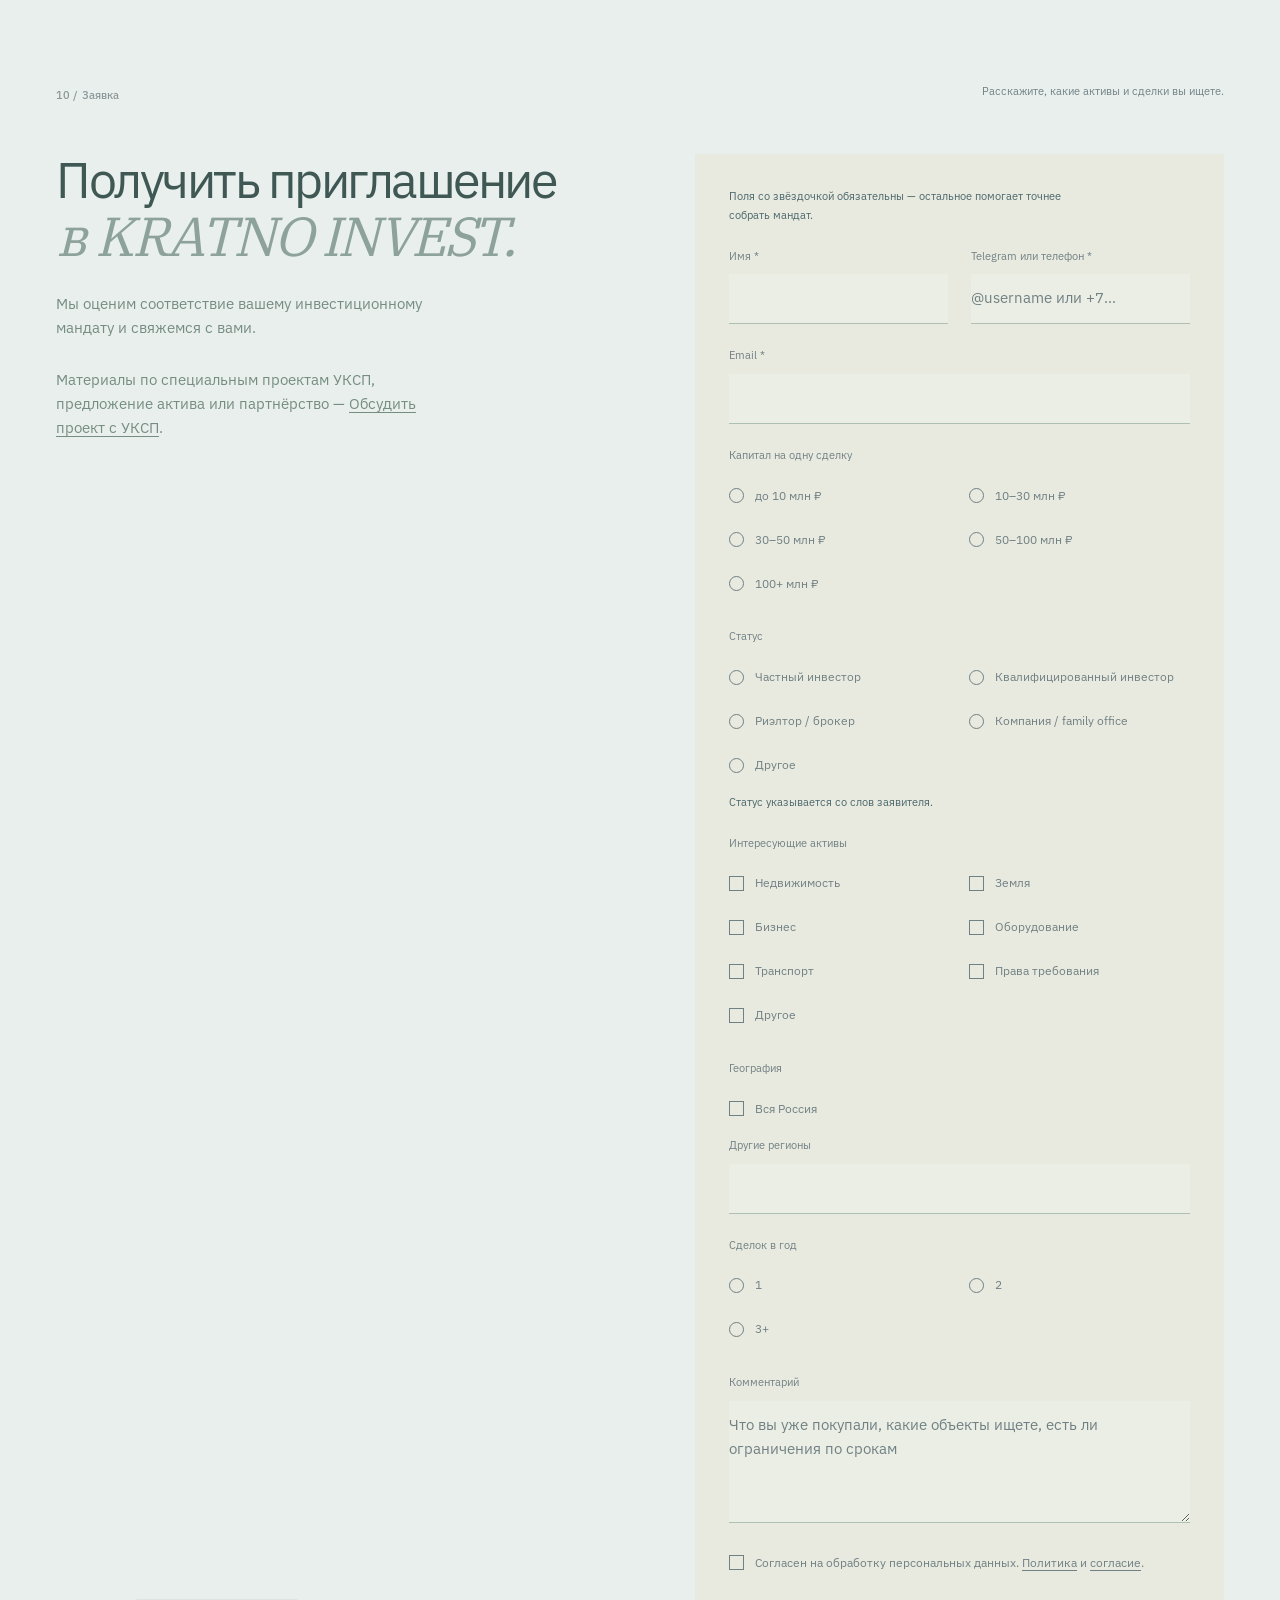
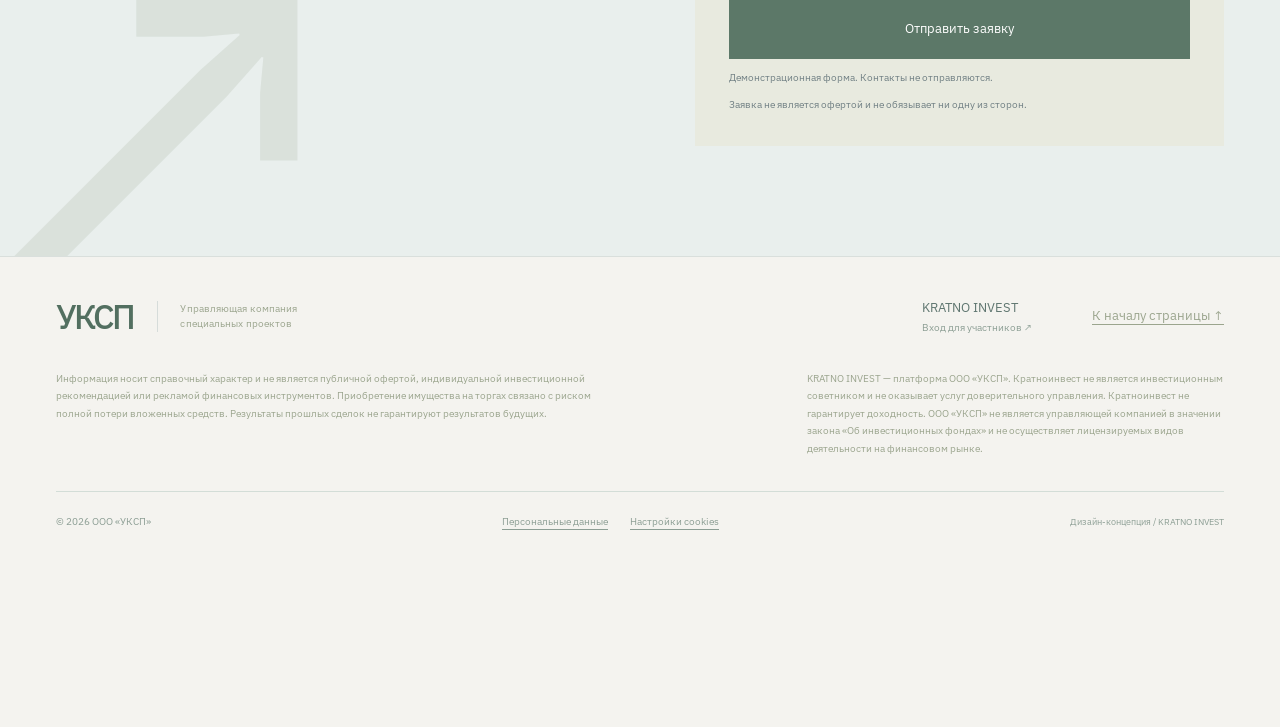
<file: kratno.html>
<!doctype html>
<html lang="ru">
<head>
  <meta charset="utf-8">
  <meta name="viewport" content="width=device-width, initial-scale=1">
  <meta name="theme-color" content="#f4f3ef">
  <meta name="description" content="Клуб инвесторов: мы ищем активы на торгах, анализируем их и предлагаем участникам только те возможности, которые соответствуют их инвестиционному мандату.">
  <meta name="robots" content="noindex,nofollow">
  <meta property="og:title" content="KRATNO INVEST — клуб инвесторов в активы с торгов · платформа УКСП">
  <meta property="og:description" content="Не каталог торгов. Не поток случайных лотов. Только отобранные инвестиционные возможности.">
  <title>KRATNO INVEST — клуб инвесторов в активы с торгов · платформа УКСП</title>
  <link rel="icon" href="assets/favicon.svg" type="image/svg+xml">
  <link rel="preload" href="assets/fonts/plex-serif-regular.ttf" as="font" type="font/ttf" crossorigin>
  <link rel="preload" href="assets/fonts/plex-sans-regular.ttf" as="font" type="font/ttf" crossorigin>
  <link rel="stylesheet" href="styles.css">
  <link rel="stylesheet" href="concept.css">
  <link rel="stylesheet" href="architecture.css">
  <link rel="stylesheet" href="kratno.css">
  <noscript><style>@media(max-width:680px){.menu-toggle{display:none}.topbar{height:auto;min-height:0;flex-wrap:wrap}.topbar nav{display:grid;position:static}}</style></noscript>
  <script src="kratno.js" defer></script>
</head>
<body>
<a class="skip-link" href="#main">К содержанию</a>
<header class="page-top" id="top">
  <div class="wrap">
    <div class="topbar">
      <a class="brand" href="./" aria-label="УКСП — на главную"><span class="wordmark">УКСП</span><span class="brand-description">Управляющая компания<br>специальных проектов</span></a>
      <button class="menu-toggle" type="button" aria-expanded="false" aria-controls="navigation">Меню <span aria-hidden="true">+</span></button>
      <nav id="navigation" aria-label="Основная навигация">
        <a href="./#process">Подход</a><a href="./#cases">Дела</a><a href="kratno.html" aria-current="page">Платформа</a><a href="./#frame">Правила</a><a class="nav-access" href="#apply">Получить приглашение</a>
      </nav>
    </div>
  </div>
</header>
<main id="main">
<section id="intro" class="section platform-section k-hero" aria-labelledby="intro-title">
  <div class="wrap">
    <div class="platform-kicker"><span>Компания и платформа</span><span class="platform-family">УКСП <span aria-hidden="true">/</span> KRATNO INVEST</span></div>
    <div class="platform-layout">
      <div class="platform-copy">
        <p class="section-index">Цифровой контур УКСП</p>
        <h1 id="intro-title">Клуб инвесторов<br>в активы с торгов.<br><em>Доступ по приглашению.</em></h1>
        <p>Мы ищем активы на торгах, анализируем их и предлагаем участникам клуба только те возможности, которые соответствуют их инвестиционному мандату.</p>
        <p>Не каталог торгов. Не поток случайных лотов. Только отобранные инвестиционные возможности.</p>
        <div class="k-actions">
          <a class="platform-cta" href="#apply"><span>Получить приглашение</span><span aria-hidden="true">↗</span></a>
          <a class="text-link" href="#how">Как это работает <span class="link-line" aria-hidden="true"></span></a>
        </div>
        <p class="k-note">Решение об инвестировании принимает инвестор самостоятельно. Кратноинвест предоставляет аналитическую и информационную поддержку.</p>
        <div class="k-hero-links">
          <a class="plain-link" href="#behind">Платформа ООО «УКСП»</a>
          <a class="plain-link" href="#faq">Вопросы</a>
          <a class="plain-link" href="https://kratnoinvest.ru/login" target="_blank" rel="noopener noreferrer">Вход для участников ↗</a>
        </div>
      </div>
      <!-- Копия index.html:106-110. Два отличия: подпись документа #platform-document-title — абзац p, а не h3 (под h1 был бы пропуск уровня заголовков; стили — kratno.css, п. 2); у .platform-visual role="group" — у div без роли aria-label запрещён (ARIA 1.2) -->
      <div class="platform-visual" role="group" aria-label="Маршрут инвестора в KRATNO INVEST">
        <div class="platform-wordmark"><svg viewBox="0 0 48 48" aria-hidden="true"><rect x="5" y="29" width="8" height="14" rx="1"/><rect x="20" y="19" width="8" height="24" rx="1"/><rect x="35" y="5" width="8" height="38" rx="1"/></svg><span>KRATNO <span>INVEST</span></span><small>Платформа УКСП</small></div>
        <div class="platform-route" role="group" aria-label="Маршрут на платформе"><button type="button" data-platform-step="0" aria-pressed="true"><span>01</span> Ваш мандат</button><button type="button" data-platform-step="1" aria-pressed="false"><span>02</span> Наш анализ</button><button type="button" data-platform-step="2" aria-pressed="false"><span>03</span> Ваше решение</button></div>
        <div class="platform-stage" data-active="0"><div class="platform-depth depth-back" aria-hidden="true"></div><div class="platform-depth depth-middle" aria-hidden="true"></div><div class="platform-document"><div class="document-top"><span id="platform-document-type">Инвестиционный мандат</span><span id="platform-document-number">01 / 03</span></div><p id="platform-document-title">Вы определяете<br>рамки поиска.</p><div class="document-tags" id="platform-tags"><span>Бюджет</span><span>География</span><span>Тип актива</span><span>Горизонт</span><span>Уровень риска</span></div><div class="document-bottom"><span class="document-signal" aria-hidden="true"></span><span id="platform-document-note">Отбор начинается с ваших критериев</span></div></div></div>
        <div class="platform-bottom"><span>Мандат → Анализ → Возможность</span><span>KRATNO INVEST</span></div>
      </div>
    </div>
  </div>
</section>
<section id="problem" class="section">
  <div class="wrap">
    <div class="section-heading"><p class="section-index">01 / Проблема</p><h2>На рынке слишком много лотов.<br><em>Хороших сделок — гораздо меньше.</em></h2><p class="section-description">Ежедневно на торгах появляются новые объекты. Но наличие низкой цены ещё не означает наличие инвестиционной возможности.</p></div>
    <div class="k-statement">
      <p>Нужно проверить документы, юридическую историю, ограничения, рыночную стоимость, сценарий выхода и потенциальные риски.</p>
      <p class="k-lead">Кратноинвест делает этот отбор до того, как возможность попадает к участнику клуба.</p>
    </div>
  </div>
</section>
<section id="how" class="section process-section">
  <div class="wrap">
    <div class="section-heading"><p class="section-index">02 / Процесс</p><h2>Вы определяете мандат.<br><em>Мы ищем возможности.</em></h2><p class="section-description">Здесь мандат — рамки поиска инвестора. <a class="inline-link" href="./#mandates">Мандаты М1–М3</a> на сайте УКСП — направления активов компании.</p></div>
    <div class="process-grid k-five">
      <article class="process-step"><div class="step-top"><span>01</span><span class="step-track" aria-hidden="true"></span></div><h3>Инвестиционный мандат</h3><p>Инвестор определяет рамки, внутри которых мы работаем.</p><div class="document-tags"><span>бюджет</span><span>география</span><span>тип актива</span><span>желаемый дисконт</span><span>инвестиционный горизонт</span><span>допустимый уровень риска</span></div></article>
      <article class="process-step"><div class="step-top"><span>02</span><span class="step-track" aria-hidden="true"></span></div><h3>Поиск</h3><p>Кратноинвест отслеживает торговые площадки и ищет активы, соответствующие мандату.</p></article>
      <article class="process-step"><div class="step-top"><span>03</span><span class="step-track" aria-hidden="true"></span></div><h3>Анализ</h3><p>По каждому кандидату проверяется:</p><div class="document-tags"><span>цена</span><span>рыночная стоимость</span><span>аналоги</span><span>документы</span><span>юридические обстоятельства</span><span>ограничения</span><span>риски</span><span>сценарии выхода</span></div></article>
      <article class="process-step"><div class="step-top"><span>04</span><span class="step-track" aria-hidden="true"></span></div><h3>Инвестиционный разбор</h3><p>Инвестор получает структурированный разбор:</p><div class="document-tags"><span>цена покупки</span><span>оценка рынка</span><span>дисконт</span><span>документы</span><span>риски</span><span>потенциальный сценарий</span><span>ключевые вопросы для принятия решения</span></div></article>
      <article class="process-step"><div class="step-top"><span>05</span><span class="step-track" aria-hidden="true"></span></div><h3>Решение</h3><p>Инвестор самостоятельно принимает решение о покупке. При состоявшейся сделке Кратноинвест получает вознаграждение.</p></article>
    </div>
  </div>
</section>
<section id="format" class="section">
  <div class="wrap contour-layout">
    <div>
      <p class="section-index">03 / Как это выглядит</p>
      <h2>Инвестиционные<br><span class="muted">возможности.</span></h2>
      <p class="contour-note">Пример формата, в котором участник клуба получает возможность. Точный адрес, кадастровые номера и площадка раскрываются участникам.</p>
      <p class="k-more"><a class="text-link" href="#apply">Получить доступ к разбору <span class="link-line" aria-hidden="true"></span></a></p>
    </div>
    <div>
      <article class="k-lot" aria-label="Формат карточки возможности">
        <div class="document-top"><span>Формат карточки</span><span>Условный пример</span></div>
        <h3>Регион · тип актива</h3>
        <dl class="contour-table">
          <div><dt>Снижение от начальной цены торгов</dt><dd>— %</dd></div>
          <div><dt>Целевая цена входа</dt><dd>— ₽</dd></div>
          <div><dt>Рыночная оценка</dt><dd>— ₽</dd></div>
        </dl>
        <p class="k-note">Условный пример. Не реальный объект и не прогноз. Реальные объекты и цифры — в кабинете участника.</p>
      </article>
      <div class="k-review">
        <p class="section-index">Что входит в разбор</p>
        <div class="document-tags"><span>Документы торгов</span><span>Правовой статус</span><span>Рыночные аналоги</span><span>Обременения и ограничения</span><span>Сценарий выхода</span></div>
        <p class="k-note">Рыночная оценка — модельный расчёт, а не отчёт оценщика. Перед сделкой рекомендуем подтвердить её независимой оценкой.</p>
        <p class="k-note">Инвестиционный разбор доступен участникам клуба.</p>
      </div>
    </div>
  </div>
</section>
<section id="difference" class="section">
  <div class="wrap">
    <div class="section-heading"><p class="section-index">04 / Отличие</p><h2>Мы не пытаемся показать<br><em>вам все лоты.</em></h2></div>
    <div class="rules-grid k-chain">
      <div><h3>Обычный поиск</h3><ul><li><span>01</span>Весь поток лотов</li><li><span>02</span>Самостоятельный отбор</li><li><span>03</span>Самостоятельная проверка</li><li><span>04</span>Самостоятельный анализ</li><li><span>05</span>Самостоятельное принятие решения</li></ul></div>
      <div><h3>KRATNO INVEST</h3><ul><li><span>01</span>Инвестиционный мандат</li><li><span>02</span>Поиск подходящих возможностей</li><li><span>03</span>Первичный отбор</li><li><span>04</span>Аналитика</li><li><span>05</span>Юридическая проверка</li><li><span>06</span>Инвестиционный разбор</li><li class="k-final"><span>07</span>Решение инвестора</li></ul></div>
    </div>
  </div>
</section>
<section id="terms" class="section rules-section">
  <div class="wrap">
    <div class="rules-head"><p class="section-index">05 / Вознаграждение</p><h2>Мы зарабатываем,<br><span>когда вы совершаете сделку.</span></h2><p>Условия участия зависят от типа участника и формата работы. Основное вознаграждение связано с состоявшейся сделкой.</p></div>
    <div class="rules-grid">
      <div><h3>Базовая модель</h3><ul>
        <li><span>01</span>Базовая модель вознаграждения Кратноинвеста — процент. Для квалифицированного инвестора — от суммы инвестиций; для остальных участников база (цена покупки, прибыль или фиксированная сумма) определяется договором.</li>
        <li><span>02</span>Базовое вознаграждение возникает по состоявшейся сделке.</li>
        <li><span>03</span>Размер вознаграждения, прочие условия и расходы — в договоре. Для отдельных форматов участия договором может предусматриваться плата за участие или подписка.</li>
      </ul></div>
      <div><h3>Особые сделки</h3><ul>
        <li><span>01</span>Для отдельных инвестиционных возможностей Кратноинвест может участвовать в сделке на расширенном уровне — от структурирования до сопровождения выхода.</li>
        <li><span>02</span>Для таких сделок могут применяться индивидуальные условия вознаграждения, включая участие в фактически полученной чистой прибыли.</li>
        <li><span>03</span>Экономика и риски каждой сделки раскрываются отдельно в её документах.</li>
      </ul></div>
    </div>
    <p class="k-more"><a class="text-link" href="./#frame">Как устроены деньги в специальных проектах УКСП <span class="link-line" aria-hidden="true"></span></a></p>
  </div>
</section>
<section id="who" class="section people-section">
  <div class="wrap">
    <div class="section-heading"><p class="section-index">06 / Участники</p><h2>Кто становится<br><span class="muted">участником клуба.</span></h2></div>
    <div class="people-grid">
      <article><span class="role-number">01</span><h3>Частный инвестор</h3><p>Инвестор, который хочет самостоятельно приобретать активы с торгов, но не хочет тратить время на ежедневный мониторинг торгов.</p></article>
      <article><span class="role-number">02</span><h3>Квалифицированный инвестор</h3><p>Инвестор со сформированным инвестиционным мандатом.</p></article>
      <article><span class="role-number">03</span><h3>Риэлтор / брокер</h3><p>Ищет инвестиционные возможности для себя или своих клиентов.</p></article>
    </div>
    <p class="k-route">Владельцам активов, банкам, платформам и юридическим фирмам — на сайт УКСП: вкладки «У меня есть актив» и «Я партнёр» в разделе «Доступ» (кнопка <a class="inline-link" href="./#access">«Обсудить проект»</a>).</p>
  </div>
</section>
<section id="mandate" class="section mandates-section">
  <div class="wrap contour-layout">
    <div>
      <p class="section-index">07 / Персонализация</p>
      <h2>Нам важно не сколько у вас денег.<br><span class="muted">Нам важно, что вы ищете.</span></h2>
      <p class="contour-note">Мандат — это рамка, по которой мы отбираем возможности лично для вас. Чем точнее рамка, тем меньше лишнего вы увидите.</p>
      <p class="k-more"><a class="text-link" href="#apply">Создать свой мандат <span class="link-line" aria-hidden="true"></span></a></p>
    </div>
    <div>
      <p class="section-index">Инвестиционный мандат</p>
      <dl class="contour-table">
        <div><dt>Бюджет</dt><dd>30–100 млн ₽</dd></div>
        <div><dt>География</dt><dd>Москва / МО</dd></div>
        <div><dt>Актив</dt><dd>Коммерческая недвижимость</dd></div>
        <div><dt>Минимальный дисконт</dt><dd>25%</dd></div>
        <div><dt>Количество сделок</dt><dd>1–3 в год</dd></div>
        <div><dt>Риск</dt><dd>Средний</dd></div>
      </dl>
      <p class="k-note">Условный пример мандата. Не реальный клиент и не прогноз.</p>
    </div>
  </div>
</section>
<section id="behind" class="section contour-section">
  <div class="wrap contour-layout">
    <div>
      <p class="section-index">08 / Опыт</p>
      <h2>Клуб создан на основе<br><span class="muted">собственного инвестиционного опыта.</span></h2>
      <p class="contour-note">KRATNO INVEST — платформа ООО «УКСП». УКСП ведёт специальные проекты.</p>
      <p class="k-note">Исторические результаты не гарантируют результатов будущих инвестиций.</p>
      <p class="k-more"><a class="text-link" href="./">Сайт УКСП <span class="link-line" aria-hidden="true"></span></a></p>
    </div>
    <dl class="contour-table">
      <div><dt>Реализованные проекты</dt><dd><a class="product-link" href="./#cases">Дела УКСП</a><span class="product-description">Все пять реализованных проектов с суммами входа и продажи. Из портфолио 2023–2026. Суммы не являются показателями чистой прибыли.</span></dd></div>
      <div><dt>Кто ведёт дела</dt><dd><a class="product-link" href="./#people">Роли в работе над активом</a><span class="product-description">Анализ, взаимодействие, право.</span></dd></div>
      <div><dt>Правила</dt><dd><a class="product-link" href="./#frame">Правила УКСП</a><span class="product-description">«Как устроены деньги», «Границы нашей работы».</span></dd></div>
      <div><dt>Юридическое лицо</dt><dd>ООО «УКСП»</dd></div>
    </dl>
  </div>
  <div class="wrap">
    <div class="k-figures-head"><span>Портфолио 2023–2026 · 10 проектов · вложено 77,2 млн ₽</span><span>Прошлые результаты не гарантируют будущих</span></div>
    <div class="k-block k-done" role="group" aria-labelledby="k-done-title">
      <h3 class="k-block-title" id="k-done-title">Завершённые проекты <span>5</span></h3>
      <dl class="k-figures">
        <div><dt>вход</dt><dd>33,7<small>млн ₽</small></dd></div>
        <div><dt>выручка — продажи, без НДС</dt><dd>70,7<small>млн ₽</small></dd></div>
        <div class="k-margin"><dt>маржа — выручка минус вход, до налогов и расходов</dt><dd>37,0<small>млн ₽</small></dd></div>
        <div class="k-margin"><dt>маржа к входу</dt><dd>110<small>%</small></dd></div>
      </dl>
    </div>
    <div class="k-block k-work" role="group" aria-labelledby="k-work-title">
      <h3 class="k-block-title" id="k-work-title">Проекты в работе <span>5</span></h3>
      <dl class="k-figures">
        <div><dt>вход</dt><dd>43,5<small>млн ₽</small></dd></div>
        <div><dt>плановая выручка — по оценке, без НДС</dt><dd>108,5<small>млн ₽</small></dd></div>
        <div class="k-margin"><dt>плановая маржа — оценка минус вход, до налогов и расходов</dt><dd>65,0<small>млн ₽</small></dd></div>
        <div class="k-margin"><dt>плановая маржа к входу</dt><dd>150<small>%</small></dd></div>
      </dl>
      <p class="k-figures-note">Плановые цифры — по оценочной стоимости непроданных активов из портфолио, а не по ценам сделок. Это не прогноз доходности и не обещание результата: фактическая выручка и маржа могут существенно отличаться от плана, в том числе в меньшую сторону.</p>
    </div>
    <p class="k-figures-note">Маржа — разница выручки и входа до налогов и расходов, не чистая прибыль. Маржа к входу — эта разница в процентах от суммы входа, по точным суммам портфолио.</p>
  </div>
</section>
<section id="faq" class="section">
  <div class="wrap">
    <div class="section-heading"><p class="section-index">09 / Вопросы</p><h2>Частые<br><em>вопросы.</em></h2></div>
    <div class="k-faq">
      <details name="faq"><summary><span>Что такое KRATNO INVEST?</span><span class="project-expand" aria-hidden="true">+</span></summary><p>Клуб инвесторов, участникам которого Кратноинвест предлагает отобранные инвестиционные возможности. KRATNO INVEST — платформа ООО «УКСП»: <a class="inline-link" href="#behind">кто стоит за платформой</a>.</p></details>
      <details name="faq"><summary><span>Вы гарантируете доходность?</span><span class="project-expand" aria-hidden="true">+</span></summary><p>Нет. Инвестиционное решение принимает сам инвестор.</p></details>
      <details name="faq"><summary><span>Что входит в анализ?</span><span class="project-expand" aria-hidden="true">+</span></summary><p>Цена, рыночная оценка, документы, юридические обстоятельства, риски и потенциальные сценарии выхода.</p></details>
      <details name="faq"><summary><span>Сколько стоит участие и как вы зарабатываете?</span><span class="project-expand" aria-hidden="true">+</span></summary><p>Условия участия зависят от типа участника и формата работы. Основное вознаграждение связано с состоявшейся сделкой. Базовая модель — процент: для квалифицированного инвестора — от суммы инвестиций, для остальных участников база определяется договором. Для отдельных сделок могут применяться дополнительные условия. Подробнее — в разделе <a class="inline-link" href="#terms">«Вознаграждение»</a>.</p></details>
      <details name="faq"><summary><span>Нужно ли быть квалифицированным инвестором?</span><span class="project-expand" aria-hidden="true">+</span></summary><p>Нет, если конкретный продукт или сделка не предусматривает иное. Требования определяются отдельно в зависимости от структуры продукта. Требования к статусу по специальным проектам УКСП — <a class="inline-link" href="./#access">на сайте УКСП</a>.</p></details>
      <details name="faq"><summary><span>Вы покупаете активы вместо инвестора?</span><span class="project-expand" aria-hidden="true">+</span></summary><p>Нет. Кратноинвест предоставляет информационную и аналитическую поддержку. Решение и совершение сделки остаются за инвестором. Специальные проекты УКСП ведутся по отдельным правилам — <a class="inline-link" href="./#frame">Правила УКСП</a>.</p></details>
      <details name="faq"><summary><span>Какие активы вы рассматриваете?</span><span class="project-expand" aria-hidden="true">+</span></summary><p>Недвижимость, земля, оборудование, транспорт, права требования и другие категории, если они соответствуют инвестиционному мандату и критериям клуба.</p></details>
    </div>
    <p class="k-note k-faq-note">Кратноинвест не является инвестиционным советником и не оказывает услуг доверительного управления.</p>
  </div>
</section>
<section id="apply" class="section access-section">
  <div class="wrap">
    <div class="access-top"><p class="section-index">10 / Заявка</p><span>Расскажите, какие активы и сделки вы ищете.</span></div>
    <div class="access-layout">
      <div class="access-intro">
        <h2>Получить приглашение<br><span class="muted">в KRATNO INVEST.</span></h2>
        <p>Мы оценим соответствие вашему инвестиционному мандату и свяжемся с вами.</p>
        <p>Материалы по специальным проектам УКСП, предложение актива или партнёрство — <a class="inline-link" href="./#access">Обсудить проект с УКСП</a>.</p>
      </div>
      <div class="access-form-container">
        <form id="apply-form" novalidate data-mode="demo">
          <p class="k-note k-first">Поля со звёздочкой обязательны — остальное помогает точнее собрать мандат.</p>
          <div class="form-fields">
            <div class="field"><label for="k-name">Имя *</label><input id="k-name" name="name" autocomplete="name" maxlength="120" required aria-describedby="k-name-error"><span class="field-error" id="k-name-error"></span></div>
            <div class="field"><label for="k-contact">Telegram или телефон *</label><input id="k-contact" name="contact" maxlength="120" placeholder="@username или +7…" required aria-describedby="k-contact-error"><span class="field-error" id="k-contact-error"></span></div>
            <div class="field"><label for="k-email">Email *</label><input id="k-email" name="email" type="email" autocomplete="email" maxlength="160" required aria-describedby="k-email-error"><span class="field-error" id="k-email-error"></span></div>
          </div>
          <fieldset class="k-choices"><legend>Капитал на одну сделку</legend><div class="k-grid">
            <label class="check-label"><input type="radio" name="capital_range" value="lt10"><span>до 10 млн ₽</span></label>
            <label class="check-label"><input type="radio" name="capital_range" value="10_30"><span>10–30 млн ₽</span></label>
            <label class="check-label"><input type="radio" name="capital_range" value="30_50"><span>30–50 млн ₽</span></label>
            <label class="check-label"><input type="radio" name="capital_range" value="50_100"><span>50–100 млн ₽</span></label>
            <label class="check-label"><input type="radio" name="capital_range" value="gt100"><span>100+ млн ₽</span></label>
          </div></fieldset>
          <fieldset class="k-choices"><legend>Статус</legend><div class="k-grid">
            <label class="check-label"><input type="radio" name="investor_type" value="private"><span>Частный инвестор</span></label>
            <label class="check-label"><input type="radio" name="investor_type" value="qualified"><span>Квалифицированный инвестор</span></label>
            <label class="check-label"><input type="radio" name="investor_type" value="realtor"><span>Риэлтор / брокер</span></label>
            <label class="check-label"><input type="radio" name="investor_type" value="company"><span>Компания / family office</span></label>
            <label class="check-label"><input type="radio" name="investor_type" value="other"><span>Другое</span></label>
          </div><p class="k-note">Статус указывается со слов заявителя.</p></fieldset>
          <fieldset class="k-choices"><legend>Интересующие активы</legend><div class="k-grid">
            <label class="check-label"><input type="checkbox" name="asset_types" value="Недвижимость"><span>Недвижимость</span></label>
            <label class="check-label"><input type="checkbox" name="asset_types" value="Земля"><span>Земля</span></label>
            <label class="check-label"><input type="checkbox" name="asset_types" value="Бизнес"><span>Бизнес</span></label>
            <label class="check-label"><input type="checkbox" name="asset_types" value="Оборудование"><span>Оборудование</span></label>
            <label class="check-label"><input type="checkbox" name="asset_types" value="Транспорт"><span>Транспорт</span></label>
            <label class="check-label"><input type="checkbox" name="asset_types" value="Права требования"><span>Права требования</span></label>
            <label class="check-label"><input type="checkbox" name="asset_types" value="Другое"><span>Другое</span></label>
          </div></fieldset>
          <fieldset class="k-choices"><legend>География</legend><div class="k-grid">
            <label class="check-label"><input type="checkbox" name="geography" value="Вся Россия"><span>Вся Россия</span></label>
          </div><div class="field"><label for="k-regions">Другие регионы</label><input id="k-regions" name="regions" maxlength="300"></div></fieldset>
          <fieldset class="k-choices"><legend>Сделок в год</legend><div class="k-grid">
            <label class="check-label"><input type="radio" name="deals_per_year" value="1"><span>1</span></label>
            <label class="check-label"><input type="radio" name="deals_per_year" value="2"><span>2</span></label>
            <label class="check-label"><input type="radio" name="deals_per_year" value="3+"><span>3+</span></label>
          </div></fieldset>
          <div class="form-fields k-one"><div class="field"><label for="k-comment">Комментарий</label><textarea id="k-comment" name="comment" rows="4" maxlength="2000" placeholder="Что вы уже покупали, какие объекты ищете, есть ли ограничения по срокам"></textarea></div></div>
          <div class="honeypot" aria-hidden="true"><label for="k-website">Сайт</label><input id="k-website" name="website" tabindex="-1" autocomplete="off"></div>
          <div class="check-label"><input id="k-consent" name="consent" type="checkbox" value="1" aria-required="true" aria-describedby="k-consent-error"><span><label for="k-consent">Согласен на обработку персональных данных.</label> <button class="inline-link" type="button" data-dialog="privacy">Политика</button> и <button class="inline-link" type="button" data-dialog="consent">согласие</button>.</span></div><span class="field-error" id="k-consent-error"></span>
          <button class="submit-button" type="submit" id="k-submit" disabled>Отправить заявку</button>
          <p class="form-demo-note">Демонстрационная форма. Контакты не отправляются.</p>
          <p class="form-demo-note">Заявка не является офертой и не обязывает ни одну из сторон.</p>
          <div class="form-result" id="k-result" role="status" tabindex="-1" hidden></div>
        </form>
      </div>
    </div>
  </div>
</section>
</main>
<footer><div class="wrap">
  <div class="footer-top"><a class="brand footer-brand" href="./" aria-label="УКСП — на главную"><span class="wordmark">УКСП</span><span class="brand-description">Управляющая компания<br>специальных проектов</span></a><a class="footer-platform" href="https://kratnoinvest.ru/login" target="_blank" rel="noopener noreferrer">KRATNO INVEST <span>Вход для участников ↗</span></a><a class="plain-link" href="#top">К началу страницы ↑</a></div>
  <div class="footer-body"><p>Информация носит справочный характер и не является публичной офертой, индивидуальной инвестиционной рекомендацией или рекламой финансовых инструментов. Приобретение имущества на торгах связано с риском полной потери вложенных средств. Результаты прошлых сделок не гарантируют результатов будущих.</p><p>KRATNO INVEST — платформа ООО «УКСП». Кратноинвест не является инвестиционным советником и не оказывает услуг доверительного управления. Кратноинвест не гарантирует доходность. ООО «УКСП» не является управляющей компанией в значении закона «Об инвестиционных фондах» и не осуществляет лицензируемых видов деятельности на финансовом рынке.</p></div>
  <div class="footer-bottom"><span>© 2026 ООО «УКСП»</span><div><button class="plain-link" data-dialog="privacy" type="button">Персональные данные</button><button class="plain-link" id="cookie-settings" type="button">Настройки cookies</button></div><span class="preview-status">Дизайн-концепция / KRATNO INVEST</span></div>
</div></footer>
<aside class="cookie" id="cookie" aria-label="Настройки cookies" hidden><div><b>Ваш выбор — в приоритете.</b><p>В этой версии аналитика отключена. Сохраним только ваш выбор cookies в браузере.</p></div><div class="cookie-actions"><button type="button" data-cookie="essential">Только необходимые</button><button type="button" data-cookie="all">Разрешить все</button></div></aside>
<dialog id="info-dialog" aria-labelledby="dialog-title"><div class="dialog-top"><span>УКСП / Информация</span><button id="dialog-close" type="button" aria-label="Закрыть окно">×</button></div><h2 id="dialog-title"></h2><div id="dialog-content"></div></dialog>
<noscript><div class="noscript-note">Для настроек и демонстрации формы включите JavaScript.</div></noscript>
</body>
</html>
</file>
<file: styles.css>
@font-face{font-family:Plex Sans;src:url('assets/fonts/plex-sans-regular.ttf') format('truetype');font-weight:400;font-display:swap}
@font-face{font-family:Plex Sans;src:url('assets/fonts/plex-sans-medium.ttf') format('truetype');font-weight:500 700;font-display:swap}
@font-face{font-family:Plex Serif;src:url('assets/fonts/plex-serif-regular.ttf') format('truetype');font-weight:400;font-display:swap}
@font-face{font-family:Plex Serif;src:url('assets/fonts/plex-serif-medium.ttf') format('truetype');font-weight:500 700;font-display:swap}
:root{--deep:#10222b;--deep-surface:#15303a;--deep-line:#244652;--bone:#e9e4da;--bone-muted:#a9b9bc;--copper:#c58a55;--copper-ink:#8c5a2b;--paper:#e3e6e5;--surface:#f3f5f4;--ink:#131b21;--muted:#5a6a73;--line:#bfc7c6;--serif:'Plex Serif',Georgia,serif;--sans:'Plex Sans',Arial,sans-serif}
*{box-sizing:border-box}html{scroll-behavior:smooth;scroll-padding-top:28px;-webkit-text-size-adjust:100%}body{margin:0;background:var(--paper);color:var(--ink);font-family:var(--sans);font-size:16px;line-height:1.6;font-variant-numeric:tabular-nums;-webkit-font-smoothing:antialiased}::selection{background:var(--copper);color:var(--deep)}button,input,textarea{font:inherit}button,a,input,textarea{-webkit-tap-highlight-color:transparent}button{cursor:pointer;color:inherit}a{color:inherit;text-decoration:none}button{border-radius:0}button:disabled{cursor:wait}button:focus-visible,a:focus-visible,summary:focus-visible,input:focus-visible,textarea:focus-visible,[tabindex]:focus-visible{outline:2px solid var(--copper-ink);outline-offset:5px}.hero :focus-visible,.rules-section :focus-visible{outline-color:var(--copper)}h1,h2,h3,h4,p{margin:0}h1,h2,h3{font-family:var(--serif);font-weight:400}h2{font-size:clamp(34px,3.35vw,50px);line-height:1.14;letter-spacing:-.035em}h3{font-size:27px;line-height:1.25;letter-spacing:-.025em}p{max-width:66ch}svg{display:block}button[hidden],[hidden]{display:none!important}.wrap{max-width:1560px;width:calc(100% - 128px);margin-inline:auto}.muted{color:var(--muted)}.accent{color:var(--copper)}.sr-only{position:absolute;width:1px;height:1px;padding:0;overflow:hidden;clip:rect(0,0,0,0);white-space:nowrap;border:0}.skip-link{position:fixed;top:-80px;left:24px;z-index:30;background:var(--bone);padding:12px 24px;color:var(--ink)}.skip-link:focus{top:12px}.small-label,.section-index{font-size:13px;font-weight:500}.plain-link{border:0;background:none;padding:0;text-decoration:underline;text-underline-offset:4px;font-size:13px}.text-link{font-size:14px;font-weight:500;display:inline-flex;align-items:center;gap:24px;padding-block:8px}.link-line{width:42px;height:1px;background:currentColor;transition:width .2s}.text-link:hover .link-line{width:60px}.inline-link{border:0;background:none;padding:0;font:inherit;text-decoration:underline;text-underline-offset:3px}
/* Opening spread */
.hero{background:var(--deep);color:var(--bone)}.topbar{min-height:106px;border-bottom:1px solid var(--deep-line);display:flex;align-items:center;justify-content:space-between;gap:36px}.brand{display:inline-flex;align-items:center;gap:24px;flex-shrink:0}.wordmark{font-family:var(--serif);font-size:43px;line-height:1;letter-spacing:-.065em}.brand-description{font-size:11px;line-height:1.45;color:var(--bone-muted);border-left:1px solid var(--deep-line);padding-left:22px}.topbar nav{display:flex;gap:27px;align-items:center;font-size:13px}.topbar nav a{padding-block:8px;transition:color .2s}.topbar nav a:hover{color:var(--copper)}.topbar .nav-access{margin-left:8px;border-bottom:1px solid var(--copper)}.menu-toggle{display:none}.hero-intro{display:grid;grid-template-columns:minmax(0,1fr) 280px;gap:60px;align-items:end;padding:58px 0 49px}.hero h1{font-size:clamp(50px,5.3vw,86px);line-height:1.045;letter-spacing:-.045em}.hero h1>span{color:var(--copper)}.hero-aside{padding-bottom:8px}.small-label{color:var(--bone);display:block;margin-bottom:18px}.hero-aside p{color:var(--bone-muted);font-size:14px;line-height:1.65;margin-bottom:24px}.hero-aside .text-link{color:var(--bone)}.chart-heading{font-size:12px;display:flex;justify-content:space-between;gap:20px;color:var(--bone-muted);border-top:1px solid var(--deep-line);padding:17px 0 23px}.chart-caption{color:var(--bone-muted)}.chart{--step:29px;--first:25px;position:relative;height:241px}.chart-columns{display:grid;grid-template-columns:repeat(6,1fr);height:100%;border-left:1px solid var(--deep-line)}.chart-period{position:relative;border-right:1px solid var(--deep-line);height:210px}.chart-period:after{content:'';position:absolute;left:0;right:0;top:calc(var(--first) + var(--i)*var(--step));height:calc(186px - var(--first) - var(--i)*var(--step));background:rgba(233,228,218,.025)}.price-label{position:absolute;top:calc(var(--first) + var(--i)*var(--step) - 29px);left:16px;font-family:var(--serif);font-size:20px;line-height:1;color:var(--bone)}.price-label>span{font-family:var(--sans);font-size:11px;margin-left:2px;color:var(--bone-muted)}.rung{position:absolute;z-index:2;left:0;right:-1px;top:calc(var(--first) + var(--i)*var(--step));border-top:2px solid var(--bone);height:var(--step);border-right:2px solid var(--bone)}.chart-period:last-child .rung{border-right:0}.period-label{position:absolute;top:208px;left:16px;font-size:12px;color:var(--bone-muted);display:flex;gap:13px;align-items:center}.period-label>span{font-size:10px;white-space:nowrap}.land-line{position:absolute;z-index:3;left:0;right:0;top:calc(var(--first) + 3.4*var(--step));border-top:1px dashed var(--copper);pointer-events:none}.land-line>span{position:absolute;right:12px;bottom:8px;background:var(--deep);padding:0 5px;font-size:11px;color:var(--copper)}.entry-mark{position:absolute;z-index:4;left:50%;top:calc(var(--first) + 4*var(--step) + 1px)}.entry-dot{display:block;width:11px;height:11px;border-radius:50%;background:var(--copper);transform:translate(-50%,-50%)}.entry-dot:after{content:'';position:absolute;inset:-8px;border:1px solid var(--copper);border-radius:50%;opacity:.6}.entry-label{position:absolute;top:15px;left:-25px;font-size:12px;color:var(--copper)}.entry-period .period-label{color:var(--copper)}.hero-bottom{display:grid;grid-template-columns:1.8fr 1fr 1fr 1.2fr;gap:38px;align-items:center;padding:24px 0 34px;border-top:1px solid var(--deep-line)}.scheme{font-size:11px;color:var(--bone-muted);line-height:1.65;max-width:45ch}.hero-stat{border-left:1px solid var(--deep-line);padding-left:26px;display:flex;gap:16px;align-items:center}.stat-value{font-family:var(--serif);font-size:38px;line-height:1;white-space:nowrap;letter-spacing:-.04em}.stat-value>span{font-size:21px}.hero-stat p{font-size:10px;line-height:1.5;color:var(--bone-muted)}
/* Editorial grid */
.section{padding:100px 0;border-bottom:1px solid var(--line)}.section-heading{display:grid;grid-template-columns:180px minmax(0,1fr) 310px;gap:36px;align-items:start;margin-bottom:57px}.section-index{color:var(--muted);padding-top:7px;white-space:nowrap}.section-description{font-size:14px;line-height:1.65;color:var(--muted);align-self:end;padding-bottom:3px}.process-section{padding-top:86px;padding-bottom:86px}.process-grid{display:grid;grid-template-columns:repeat(4,1fr)}.process-step{padding:0 30px;border-left:1px solid var(--line)}.process-step:first-child{padding-left:0;border-left:0}.process-step:last-child{padding-right:0}.step-top{display:flex;align-items:center;gap:18px;margin-bottom:24px;color:var(--copper-ink);font-family:var(--serif);font-size:16px}.step-track{display:block;flex:1;height:1px;background:var(--line);position:relative}.step-track:after{content:'';position:absolute;right:0;top:-2px;width:5px;height:5px;background:var(--line)}.process-step h3{margin-bottom:18px}.process-step p{font-size:13px;line-height:1.7;color:var(--muted);min-height:133px}.step-foot{display:block;margin-top:26px;font-size:11px;color:var(--muted)}
/* Register */
.cases-section{background:var(--surface)}.sieve-panel{border-top:1px solid var(--line);border-bottom:1px solid var(--line);padding:20px 0;margin-bottom:39px}.sieve-top{display:flex;align-items:center;justify-content:space-between;margin-bottom:19px;gap:20px;font-size:13px}.demo-label{font-size:11px;color:var(--muted)}.sieve{display:grid;grid-template-columns:repeat(240,minmax(0,1fr));gap:2px;height:20px;width:100%;margin-bottom:17px}.sieve span{background:#cbd2d0}.sieve span.checked{background:#7b8d91}.sieve span.bid{background:var(--ink)}.sieve span.deal{background:var(--copper-ink)}.sieve-bottom{display:flex;align-items:center;gap:30px;font-size:12px;color:var(--muted)}.sieve-bottom .plain-link{margin-left:auto;font-size:11px}.sieve-stat{display:flex;align-items:center;gap:7px}.sieve-stat b{color:var(--ink);font-weight:500}.legend-dot{display:inline-block;width:5px;height:9px;background:#cbd2d0;margin-right:2px}.legend-dot.checked{background:#7b8d91}.legend-dot.bid{background:var(--ink)}.legend-dot.deal{background:var(--copper-ink)}.registry-toolbar{display:flex;justify-content:space-between;align-items:center;gap:20px;margin-bottom:26px}.case-filters{display:flex;gap:24px}.case-filters button{border:0;background:none;padding:5px 0 9px;font-size:13px;color:var(--muted);border-bottom:1px solid transparent}.case-filters button[aria-pressed=true]{color:var(--ink);border-bottom-color:var(--ink)}.case-filters button:hover{color:var(--copper-ink)}.case-filters button span{font-size:10px;padding-left:6px}.registry-note{font-size:11px;color:var(--muted)}.registry-columns,.case summary{display:grid;grid-template-columns:64px minmax(0,1fr) 240px 25px;gap:24px;align-items:center}.registry-columns{font-size:10px;color:var(--muted);padding:0 24px 14px}.case{border-top:1px solid var(--line)}.case:last-child{border-bottom:1px solid var(--line)}.case summary{list-style:none;cursor:pointer;padding:26px 24px;transition:background .2s}.case summary::-webkit-details-marker{display:none}.case summary:hover{background:var(--paper)}.case[open]{background:var(--paper);border-top-color:var(--ink)}.case-number{font-family:var(--serif);font-size:20px;color:var(--muted);align-self:start;padding-top:2px}.case-name{display:block;font-family:var(--serif);font-size:24px;line-height:1.3;letter-spacing:-.02em;max-width:34ch}.case-region{display:block;margin-top:9px;font-size:11px;color:var(--muted)}.case-status{font-size:12px;display:flex;gap:10px;align-items:center;color:var(--muted)}.case-status:before{content:'';display:block;width:5px;height:5px;border-radius:50%;background:currentColor;flex-shrink:0}.case-status.purchased,.case-status.closed{color:var(--copper-ink)}.case-plus{position:relative;display:block;width:21px;height:21px;justify-self:end}.case-plus:before,.case-plus:after{content:'';position:absolute;background:var(--ink);left:0;top:10px;width:21px;height:1px}.case-plus:after{transform:rotate(90deg);transition:transform .2s}.case[open] .case-plus:after{transform:rotate(0)}.case-inner{display:grid;grid-template-columns:minmax(0,1fr) 326px;gap:72px;padding:12px 40px 40px 112px}.case-copy{display:flex;flex-direction:column;gap:24px}.case-copy h4{font-family:var(--sans);font-size:12px;font-weight:500;margin-bottom:8px;color:var(--ink)}.case-copy p{font-size:14px;line-height:1.75;color:var(--muted)}.case-card{border-left:1px solid #b2bdbc;padding-left:30px;align-self:stretch}.case-card-top{display:flex;justify-content:space-between;font-size:10px;color:var(--muted);margin-bottom:16px}.mini{width:100%;height:auto;margin-bottom:14px;overflow:visible}.mini text{font-family:var(--sans);font-size:10px;fill:var(--muted)}.mini .stairs{fill:none;stroke:var(--ink);stroke-width:1.7}.mini .benchmark{stroke:var(--copper-ink);stroke-width:1;stroke-dasharray:4 4}.case-facts{margin:0}.case-facts>div{display:flex;justify-content:space-between;align-items:baseline;gap:16px;padding:10px 0;border-bottom:1px solid var(--line)}.case-facts dt{font-size:10px;color:var(--muted)}.case-facts dd{font-size:12px;text-align:right;margin:0;max-width:20ch}.seal{display:table;margin:30px 0 0 auto;border:3px double currentColor;padding:7px 16px;font-size:13px;color:var(--copper-ink);transform:rotate(-3deg)}.seal.refused,.seal.lost{color:var(--muted);transform:rotate(2deg)}.registry-bottom{display:flex;align-items:center;justify-content:space-between;gap:20px;margin-top:24px}.registry-bottom p{font-size:11px;color:var(--muted)}.registry-bottom .text-link{font-size:12px}
/* Mandates and roles */
.mandates-grid{display:grid;grid-template-columns:repeat(3,1fr);border-top:1px solid var(--line);border-bottom:1px solid var(--line)}.mandate{padding:30px 36px 22px;border-left:1px solid var(--line);display:flex;flex-direction:column;transition:background .2s}.mandate:first-child{border-left:0;padding-left:0}.mandate:last-child{padding-right:0}.mandate-code{font-family:var(--serif);font-size:20px;color:var(--copper-ink);line-height:1;display:flex;gap:8px;align-items:start;margin-bottom:38px}.mandate-code>span{font-size:89px;line-height:.9;letter-spacing:-.08em;font-weight:400}.mandate-body h3{font-size:33px;margin-bottom:20px}.mandate-body p{font-size:14px;color:var(--muted);line-height:1.7;margin-bottom:35px}.mandate-foot{border-top:1px solid var(--line);padding-top:15px;margin-top:auto;display:flex;justify-content:space-between;gap:10px;font-size:11px;color:var(--muted)}.mandate-foot>span:last-child{color:var(--ink)}.people-section{padding-top:82px;padding-bottom:86px}.people-grid{display:grid;grid-template-columns:repeat(3,1fr);gap:40px}.people-grid article{border-top:1px solid var(--ink);padding-top:19px}.role-number{font-size:11px;color:var(--muted);display:block;margin-bottom:30px}.people-grid h3{font-size:24px;margin-bottom:14px}.people-grid p{font-size:13px;line-height:1.7;color:var(--muted);max-width:38ch}
/* Rules */
.rules-section{background:var(--deep);color:var(--bone);border:0;padding:90px 0 36px}.rules-head{display:grid;grid-template-columns:180px minmax(0,1fr) 310px;gap:36px;margin-bottom:64px;align-items:start}.rules-head .section-index{color:var(--bone-muted)}.rules-head h2{font-size:clamp(42px,4.3vw,65px);line-height:1.08}.rules-head h2>span{color:var(--copper)}.rules-head>p:last-child{font-size:15px;line-height:1.65;color:var(--bone-muted);align-self:end;max-width:29ch}.rules-grid{display:grid;grid-template-columns:1fr 1fr;gap:90px;margin-left:216px}.rules-grid h3{font-size:24px;margin-bottom:27px}.rules-grid ul{padding:0;margin:0;list-style:none;border-top:1px solid var(--deep-line)}.rules-grid li{display:flex;gap:22px;padding:20px 0;border-bottom:1px solid var(--deep-line);font-size:13px;line-height:1.7;color:var(--bone-muted);min-height:87px}.rules-grid li>span{font-family:var(--serif);font-size:12px;color:var(--bone-muted);padding-top:2px}.rules-bottom{display:flex;gap:60px;margin-top:61px;border-top:1px solid var(--deep-line);padding-top:23px;font-size:11px;color:var(--bone-muted)}.rules-bottom>span:before{content:'—';padding-right:13px;color:var(--copper)}
/* Ecosystem */
.contour-layout{display:grid;grid-template-columns:1fr 1.4fr;gap:100px}.contour-layout .section-index{margin-bottom:29px}.contour-note{font-size:14px;color:var(--muted);margin-top:25px;max-width:32ch}.contour-table{margin:0;border-top:1px solid var(--ink)}.contour-table>div{display:grid;grid-template-columns:175px 1fr;gap:25px;padding:25px 0;border-bottom:1px solid var(--line)}.contour-table dt{font-size:12px;color:var(--muted)}.contour-table dd{margin:0;font-size:13px;line-height:1.75;max-width:40ch}.product-link{font-family:var(--serif);font-size:24px;text-decoration:underline;text-decoration-thickness:1px;text-underline-offset:5px}.product-description{display:block;margin-top:8px;color:var(--muted);font-size:11px}
/* Access */
.access-section{background:var(--surface);padding-bottom:94px}.access-top{display:flex;justify-content:space-between;align-items:center;margin-bottom:50px}.access-top>span{font-size:12px;color:var(--muted)}.access-layout{display:grid;grid-template-columns:1fr 1fr;gap:110px}.access-intro h2{font-size:clamp(38px,3.5vw,54px)}.access-intro>p{margin-top:28px;max-width:42ch;font-size:14px;color:var(--muted)}.access-note{display:flex;align-items:center;gap:21px;margin-top:55px}.nda-mark{font-family:var(--serif);font-size:22px;border:3px double var(--line);padding:11px 15px;color:var(--muted)}.access-note p{font-size:12px;color:var(--muted);line-height:1.6}.routes{display:flex;gap:26px;border-bottom:1px solid var(--line);margin-bottom:34px}.routes button{background:transparent;border:0;border-bottom:2px solid transparent;margin-bottom:-1px;padding:0 0 14px;font-size:13px;color:var(--muted)}.routes button[aria-pressed=true]{border-bottom-color:var(--ink);color:var(--ink)}.routes button:hover{color:var(--copper-ink)}.form-fields{display:grid;grid-template-columns:1fr 1fr;gap:24px;margin-bottom:23px}.field label{display:block;font-size:11px;color:var(--muted);margin-bottom:9px}.field input,.field textarea{width:100%;padding:12px 0 13px;background:transparent;color:var(--ink);border:0;border-bottom:1px solid var(--line);border-radius:0;font-size:16px;transition:border-color .2s}.field input::placeholder,.field textarea::placeholder{color:var(--muted);opacity:1}.field input:focus,.field textarea:focus{border-color:var(--ink);outline-offset:3px}.field textarea{resize:vertical;min-height:92px}.seller-field{margin-bottom:25px}.check-label{display:flex;gap:11px;font-size:11px;line-height:1.65;color:var(--muted);align-items:start;cursor:pointer}.check-label input{appearance:none;-webkit-appearance:none;width:15px;height:15px;border:1px solid var(--muted);flex:0 0 15px;margin:2px 0 0;border-radius:0;position:relative;cursor:pointer}.check-label input:checked{background:var(--ink);border-color:var(--ink)}.check-label input:checked:after{content:'';position:absolute;width:7px;height:4px;border-left:1px solid white;border-bottom:1px solid white;transform:rotate(-45deg);left:3px;top:3px}#qualification{margin-top:16px}.qualification-note{padding-left:26px;color:var(--muted);font-size:10px;line-height:1.6;margin-top:6px}.submit-button{width:100%;padding:17px 23px;margin-top:27px;border:1px solid var(--ink);background:var(--ink);color:var(--surface);font-size:14px;transition:background .2s,color .2s}.submit-button:hover{background:transparent;color:var(--ink)}.form-demo-note{font-size:10px;color:var(--muted);margin-top:11px}.field-error{display:block;font-size:11px;color:var(--copper-ink);line-height:1.6}.field-error:not(:empty){padding-top:8px}[aria-invalid=true]{border-color:var(--copper-ink)!important}.form-result{margin-top:20px;padding:17px 20px;border-left:2px solid var(--copper-ink);font-size:13px;background:var(--paper);line-height:1.7}.form-result strong{display:block;font-family:var(--serif);font-weight:400;font-size:23px;margin-bottom:7px}.honeypot{position:absolute;left:-10000px;width:1px;height:1px;overflow:hidden}
/* Colophon, dialogs */
footer{padding:40px 0 27px}.footer-top{display:flex;justify-content:space-between;align-items:center;gap:25px;margin-bottom:34px}.footer-brand .brand-description{color:var(--muted);border-color:var(--line)}.footer-brand .wordmark{font-size:38px}.footer-body{display:grid;grid-template-columns:1.6fr 1fr;gap:85px;margin-bottom:34px}.footer-body p{color:var(--muted);font-size:10px;line-height:1.75;max-width:95ch}.footer-bottom{display:flex;justify-content:space-between;align-items:center;gap:20px;border-top:1px solid var(--line);padding-top:22px;color:var(--muted);font-size:10px}.footer-bottom>div{display:flex;gap:22px}.footer-bottom .plain-link{font-size:10px}.preview-status{font-size:9px}.cookie{position:fixed;bottom:24px;left:32px;right:32px;max-width:1000px;margin:auto;z-index:10;background:var(--surface);color:var(--ink);border:1px solid var(--line);display:flex;justify-content:space-between;align-items:center;gap:30px;padding:20px 24px}.cookie b{font-weight:500;font-size:12px}.cookie p{font-size:11px;color:var(--muted);margin-top:4px}.cookie-actions{display:flex;gap:10px;flex-shrink:0}.cookie button{padding:10px 14px;border:1px solid var(--ink);background:none;font-size:11px}.cookie button:last-child{background:var(--ink);color:var(--surface)}dialog{max-width:660px;width:calc(100% - 40px);max-height:85vh;padding:27px 34px 35px;background:var(--surface);color:var(--ink);border:1px solid var(--line)}dialog::backdrop{background:rgba(16,34,43,.7)}.dialog-top{display:flex;justify-content:space-between;align-items:center;font-size:11px;color:var(--muted);padding-bottom:20px;margin-bottom:27px;border-bottom:1px solid var(--line)}#dialog-close{font-size:27px;line-height:1;background:none;border:0;padding:0 6px}dialog h2{font-size:34px;margin-bottom:23px}#dialog-content{font-size:14px;color:var(--muted);line-height:1.75}#dialog-content p+p{margin-top:16px}#dialog-content dl{margin-bottom:0}#dialog-content dl>div{padding:15px 0;border-top:1px solid var(--line)}#dialog-content dt{color:var(--ink);font-weight:500;margin-bottom:5px}#dialog-content dd{margin:0}.noscript-note{padding:20px;text-align:center;background:var(--bone);font-size:12px}
@media(prefers-reduced-motion:no-preference){.rung{clip-path:inset(0 100% 0 0);animation:draw-step .24s linear forwards;animation-delay:calc(var(--i)*.22s + .2s)}.entry-mark{opacity:0;animation:show-entry .4s ease-out 1.5s forwards}@keyframes draw-step{to{clip-path:inset(-3px -3px -3px 0)}}@keyframes show-entry{to{opacity:1}}}
@media(min-width:1600px){.hero-intro{padding-top:70px;padding-bottom:60px;grid-template-columns:minmax(0,1fr) 330px}.hero-aside p{font-size:16px}.chart{--step:34px;height:275px}.chart-period{height:245px}.period-label{top:240px}.chart-period:after{height:calc(221px - var(--first) - var(--i)*var(--step))}.hero-stat p{font-size:12px}.hero-stat{gap:20px}.hero-bottom{padding-bottom:40px}.scheme{font-size:12px}}
@media(max-width:1250px){.wrap{width:calc(100% - 80px)}.brand-description{display:none}.topbar{min-height:90px}.hero-intro{grid-template-columns:minmax(0,1fr) 250px;gap:36px}.hero h1{font-size:5.4vw}.hero-stat{flex-direction:column;align-items:start;gap:9px;padding-left:20px}.hero-bottom{grid-template-columns:1.5fr 1fr 1fr 1fr}.period-label>span{font-size:9px}.section-heading,.rules-head{grid-template-columns:145px minmax(0,1fr) 255px;gap:26px}.rules-grid{margin-left:171px;gap:50px}.case-inner{padding-left:80px;gap:40px;grid-template-columns:minmax(0,1fr) 280px}.registry-columns,.case summary{grid-template-columns:36px minmax(0,1fr) 195px 22px;gap:20px}.case-name{font-size:22px}.access-layout{gap:60px}.contour-layout{gap:60px}.contour-table>div{grid-template-columns:135px 1fr}.routes{gap:20px}.footer-bottom{flex-wrap:wrap}.preview-status{width:100%}.process-step{padding-inline:23px}.process-step p{min-height:176px}.mandate{padding-inline:26px}}
@media(max-width:960px){.wrap{width:calc(100% - 56px)}.topbar nav{gap:20px;font-size:12px}.hero-intro{grid-template-columns:1fr;padding-top:45px;gap:29px}.hero h1{font-size:clamp(52px,7.7vw,74px)}.hero-aside{display:grid;grid-template-columns:1fr 1fr;gap:24px;align-items:end}.hero-aside .small-label{display:none}.hero-aside p{font-size:13px;max-width:55ch;margin:0}.hero-aside .text-link{justify-self:end}.hero-bottom{gap:22px}.hero-stat{padding-left:18px}.stat-value{font-size:34px}.period-label>span{display:none}.chart-caption{font-size:10px}.section{padding:72px 0}.section-heading,.rules-head{grid-template-columns:1fr 1fr;gap:24px;margin-bottom:40px}.section-heading .section-index,.rules-head .section-index{grid-column:1/-1;padding:0}.section-heading h2{font-size:40px}.section-description{font-size:13px;max-width:33ch;justify-self:end}.process-grid{grid-template-columns:1fr 1fr;row-gap:40px}.process-step{padding-inline:25px}.process-step:nth-child(3){padding-left:0;border-left:0}.process-step:nth-child(2){padding-right:0}.process-step p{min-height:90px}.step-foot{margin-top:20px}.process-step h3{font-size:29px}.step-top{margin-bottom:17px}.case-inner{grid-template-columns:minmax(0,1fr) 250px;gap:30px;padding:8px 25px 30px 76px}.case-copy p{font-size:13px}.case-card{padding-left:23px}.case summary{padding:22px 18px}.registry-columns{padding-inline:18px}.registry-columns,.case summary{grid-template-columns:34px minmax(0,1fr) 140px 20px;gap:15px}.case-status{font-size:10px}.case-name{font-size:21px}.sieve-bottom{gap:18px;font-size:11px}.registry-note{display:none}.case-filters{gap:24px}.mandate-body h3{font-size:27px}.mandate-body p{font-size:13px}.mandate-foot{flex-direction:column;gap:4px}.mandate{padding-inline:24px}.people-grid{gap:25px}.people-grid h3{font-size:22px}.rules-head h2{font-size:51px}.rules-head>p:last-child{justify-self:end;max-width:30ch;font-size:14px}.rules-grid{margin-left:0;gap:50px}.rules-grid li{min-height:107px}.rules-bottom{gap:30px;margin-top:40px}.contour-layout{gap:40px;grid-template-columns:1fr 1.25fr}.contour-table>div{grid-template-columns:1fr;gap:9px;padding:20px 0}.access-layout{gap:45px}.access-intro h2{font-size:38px}.form-fields{grid-template-columns:1fr;gap:18px}.routes{gap:15px}.routes button{font-size:11px}.footer-body{gap:50px}.footer-brand .brand-description{display:block}.cookie{left:20px;right:20px;bottom:20px;padding:16px 20px;gap:20px}.cookie-actions{gap:8px}.cookie button{font-size:10px;padding:9px 10px}}
@media(max-width:680px){.wrap{width:calc(100% - 40px)}.topbar{min-height:81px;position:relative}.wordmark{font-size:36px}.brand{gap:13px}.brand-description{display:block;padding-left:13px;font-size:8px}.menu-toggle{display:flex;align-items:center;gap:12px;background:none;border:0;padding:10px 0 10px 10px;font-size:12px}.menu-toggle span{font-size:22px;line-height:1;transition:transform .2s}.menu-toggle[aria-expanded=true] span{transform:rotate(45deg)}.topbar nav{display:none;position:absolute;top:80px;left:-20px;right:-20px;padding:19px 20px 26px;background:var(--deep);z-index:8;border-bottom:1px solid var(--deep-line);grid-template-columns:1fr 1fr;gap:12px 24px;font-size:14px}.topbar nav.is-open{display:grid}.topbar .nav-access{margin:0;width:max-content}.hero-intro{padding:36px 0 32px;gap:24px}.hero h1{font-size:clamp(32px,7.9vw,52px);line-height:1.13;letter-spacing:-.04em}.hero-aside{display:block;padding:0}.hero-aside p{font-size:12px;line-height:1.75;max-width:46ch;margin-bottom:14px}.hero-aside .text-link{font-size:12px;gap:20px}.link-line{width:31px}.chart-heading{padding-top:17px;padding-bottom:24px;font-size:10px;gap:15px}.chart-caption{font-size:9px}.chart{--step:23px;--first:25px;height:216px}.chart-period{height:186px}.chart-period:after{height:calc(162px - var(--first) - var(--i)*var(--step))}.price-label{font-size:17px;left:8px;top:calc(var(--first) + var(--i)*var(--step) - 25px)}.price-label>span{font-size:8px}.period-label{top:185px;left:8px;font-size:10px}.land-line>span{font-size:9px;right:0;bottom:6px;max-width:142px;text-align:right;line-height:1.3}.entry-dot{width:8px;height:8px}.entry-dot:after{inset:-6px}.entry-label{font-size:10px;left:-20px;top:15px}.hero-bottom{grid-template-columns:repeat(3,1fr);gap:23px 14px;padding-top:21px;padding-bottom:26px}.scheme{grid-column:1/-1;grid-row:2;font-size:10px;max-width:52ch;border-top:1px solid var(--deep-line);padding-top:19px}.hero-stat{border-left:1px solid var(--deep-line);padding-left:13px;gap:8px}.hero-stat:nth-child(2){border:0;padding-left:0}.stat-value{font-size:31px}.stat-value>span{font-size:18px}.hero-stat p{font-size:9px}.section{padding:56px 0}.section-heading,.rules-head{display:block;margin-bottom:35px}.section-index{font-size:11px;margin-bottom:22px;padding:0}.section-heading h2{font-size:35px;line-height:1.17;letter-spacing:-.035em}.section-description{font-size:12px;margin-top:20px;max-width:44ch}.process-grid{grid-template-columns:1fr 1fr;gap:31px 0}.process-step{padding-inline:17px}.step-top{font-size:13px;gap:10px;margin-bottom:16px}.process-step h3{font-size:24px;margin-bottom:13px}.process-step p{font-size:11px;line-height:1.75;min-height:150px}.step-foot{font-size:9px;max-width:19ch;margin-top:19px}.sieve-top{display:block;margin-bottom:17px;font-size:12px}.demo-label{display:block;margin-top:5px;font-size:10px}.sieve{gap:1px;height:17px}.sieve-bottom{display:grid;grid-template-columns:1fr 1fr;gap:12px 20px;font-size:11px}.sieve-bottom .plain-link{grid-column:1/-1;margin-left:0;justify-self:start;margin-top:2px}.sieve-panel{margin-bottom:25px;padding-top:17px;padding-bottom:18px}.registry-toolbar{margin-bottom:18px}.case-filters{display:flex;gap:13px;flex-wrap:wrap}.case-filters button{font-size:11px;padding:4px 0 6px}.case-filters button span{font-size:8px;padding-left:3px}.registry-columns{display:none}.case summary{grid-template-columns:23px minmax(0,1fr) 17px;gap:11px;padding:22px 12px}.case-number{font-size:14px;padding-top:3px}.case-name{font-size:20px;line-height:1.35}.case-region{font-size:10px;margin-top:9px}.case-status{grid-column:2;grid-row:2;font-size:10px;gap:7px;align-self:start;padding-top:1px}.case-plus{grid-column:3;grid-row:1;align-self:start;margin-top:5px;width:16px;height:16px}.case-plus:before,.case-plus:after{width:16px;top:7px}.case-inner{grid-template-columns:1fr;gap:30px;padding:3px 18px 29px 46px}.case-copy{gap:21px}.case-copy h4{font-size:11px;margin-bottom:7px}.case-copy p{font-size:12px;line-height:1.8}.case-card{border-left:0;border-top:1px solid #b2bdbc;padding:20px 0 0}.case-card-top{font-size:10px}.mini{max-width:340px;margin:0 auto 13px}.case-facts dt{font-size:10px}.case-facts dd{font-size:12px}.seal{font-size:12px;margin-top:24px}.registry-bottom{display:block;margin-top:22px}.registry-bottom p{font-size:10px;margin-bottom:9px}.registry-bottom .text-link{font-size:11px}.mandates-grid{display:block}.mandate{display:grid;grid-template-columns:55px minmax(0,1fr);gap:18px;padding:27px 0!important;border-left:0;border-top:1px solid var(--line)}.mandate:first-child{border-top:0}.mandate-code{font-size:14px;gap:3px;margin:4px 0 0}.mandate-code>span{font-size:59px}.mandate-body h3{font-size:29px;margin-bottom:17px}.mandate-body p{font-size:12px;margin-bottom:2px;line-height:1.8}.mandate-foot{grid-column:2;flex-direction:row;font-size:9px;gap:10px;padding-top:14px}.people-grid{grid-template-columns:1fr;gap:27px}.people-grid article{padding-top:15px}.role-number{font-size:10px;margin-bottom:14px}.people-grid h3{font-size:25px;margin-bottom:11px}.people-grid p{font-size:12px;max-width:43ch}.rules-section{padding-top:56px;padding-bottom:28px}.rules-head h2{font-size:42px}.rules-head>p:last-child{font-size:13px;margin-top:25px;max-width:34ch}.rules-grid{grid-template-columns:1fr;gap:36px}.rules-grid h3{font-size:25px;margin-bottom:21px}.rules-grid li{min-height:0;font-size:12px;padding:18px 0;gap:17px}.rules-grid li>span{font-size:11px}.rules-bottom{display:block;margin-top:36px;padding-top:19px;font-size:10px}.rules-bottom>span{display:block;margin-bottom:7px}.contour-layout{grid-template-columns:1fr;gap:31px}.contour-layout h2{font-size:35px}.contour-layout .section-index{margin-bottom:22px}.contour-note{font-size:12px;margin-top:18px;max-width:36ch}.contour-table>div{grid-template-columns:1fr;gap:8px;padding:19px 0}.contour-table dt{font-size:10px}.contour-table dd{font-size:12px;max-width:44ch}.product-link{font-size:25px}.access-top{display:block;margin-bottom:23px}.access-top .section-index{margin-bottom:12px}.access-top>span{font-size:11px}.access-layout{grid-template-columns:1fr;gap:34px}.access-intro h2{font-size:35px}.access-intro>p{font-size:12px;margin-top:20px;max-width:44ch}.access-note{margin-top:25px;gap:17px}.nda-mark{font-size:17px;padding:8px 12px}.access-note p{font-size:10px}.routes{gap:25px;margin-bottom:24px}.routes button{font-size:12px;padding-bottom:13px}.form-fields{grid-template-columns:1fr 1fr;gap:17px;margin-bottom:25px}.field label{font-size:10px}.field input,.field textarea{font-size:13px;padding-top:9px;padding-bottom:12px}.check-label{font-size:10px;gap:10px}.qualification-note{font-size:9px;padding-left:25px}.submit-button{font-size:13px;padding-block:15px;margin-top:24px}.form-demo-note{font-size:9px}.form-result{font-size:12px;padding:14px}.form-result strong{font-size:21px}footer{padding:30px 0 22px}.footer-top{gap:20px;margin-bottom:25px}.footer-brand .wordmark{font-size:31px}.footer-brand .brand-description{display:none}.footer-top .plain-link{font-size:10px}.footer-body{grid-template-columns:1fr;gap:17px;margin-bottom:25px}.footer-body p{font-size:9px;line-height:1.8}.footer-bottom{font-size:9px;gap:15px;align-items:start}.footer-bottom>div{flex-wrap:wrap;gap:12px 19px;order:1;width:100%}.footer-bottom .plain-link{font-size:9px}.preview-status{width:auto;max-width:21ch;text-align:right;font-size:8px}.cookie{bottom:12px;left:12px;right:12px;padding:15px 17px;display:block}.cookie b{font-size:11px}.cookie p{font-size:10px;max-width:43ch}.cookie-actions{margin-top:12px;gap:9px}.cookie button{font-size:10px;padding:8px 12px;flex:1;white-space:nowrap}dialog{padding:20px 24px 28px}dialog h2{font-size:28px}#dialog-content{font-size:12px}}
/* Readability refinements after browser review. */
.entry-period .price-label{top:calc(var(--first) + 4*var(--step) - 43px)}
.process-step p,.people-grid p{font-size:14px}
.process-step p{min-height:151px}
.step-foot{font-size:12px}
.case-copy p{font-size:15px}
.case-copy h4{font-size:13px}
.hero-stat p{font-size:11px}
@media(max-width:960px){.process-step p{min-height:113px}.case-copy p{font-size:14px}.step-foot{font-size:11px}.hero-stat p{font-size:10px}}
@media(max-width:680px){.process-step p{font-size:13px;min-height:0}.process-step{display:flex;flex-direction:column}.step-foot{font-size:10px;margin-top:auto;padding-top:19px}.hero-stat p{font-size:10px}.hero-aside p,.section-description,.mandate-body p,.people-grid p,.rules-grid li,.contour-table dd,.access-intro>p{font-size:13px}.case-copy p{font-size:14px}.case-copy h4{font-size:12px}.case-region,.case-status{font-size:11px}.check-label{font-size:12px}.qualification-note{font-size:11px}.form-demo-note,.footer-body p{font-size:10px}.field input,.field textarea{font-size:16px}.case-inner{padding-left:24px;padding-right:24px}.entry-period .price-label{top:calc(var(--first) + 4*var(--step) - 40px)}}
@media(max-width:680px){.chart{height:236px}.land-line>span{top:100px;bottom:auto;right:0;max-width:none;width:max-content;font-size:9px;line-height:1}.land-line>span:before{content:'';display:inline-block;width:19px;border-top:1px dashed var(--copper);vertical-align:middle;margin-right:6px}}
@media(prefers-reduced-motion:reduce){html{scroll-behavior:auto}*,*:before,*:after{animation:none!important;transition:none!important}}
@media print{body{font-size:11pt;background:white;color:black}.wrap{width:100%;max-width:none}.hero,.rules-section{background:white;color:black}.hero h1>span,.rules-head h2>span{color:black}.hero h1{font-size:32pt}.hero-intro{grid-template-columns:1fr}.hero-aside p,.scheme,.rules-grid li{color:black}.topbar nav,.menu-toggle,.text-link,.cookie,.case-filters,.registry-toolbar,#access,dialog,.footer-top>a:last-child,.footer-bottom button{display:none!important}.section{padding:24pt 0;break-inside:avoid}.case{break-inside:avoid}.case::details-content{content-visibility:visible}.case-inner{display:grid!important}.case-plus{display:none}.section-heading,.rules-head{display:block}.section-index{margin-bottom:8pt}.section-description{margin-top:12pt}.rules-grid{margin-left:0}.price-model{display:none}.case-name{font-size:16pt}.case summary{padding:15pt 0}.case-inner{padding:10pt 0}.footer-body p{font-size:8pt}.brand-description{color:black}.preview-status{font-size:8pt}}
</file>
<file: concept.css>
/* Concept 02 — The structure behind complexity. */
:root{--deep:#111512;--deep-surface:#1b211c;--deep-line:#333b32;--bone:#f0eee5;--bone-muted:#a6ada0;--copper:#c0a67a;--copper-ink:#78603a;--paper:#e5e5dc;--surface:#efefe8;--ink:#1b211a;--muted:#687062;--line:#c7cbbd}
body{background:var(--paper)}.hero{position:relative;overflow:hidden;background:#111512}.hero:after{content:'';position:absolute;inset:0;opacity:.035;pointer-events:none;background-image:url("data:image/svg+xml,%3Csvg viewBox='0 0 180 180' xmlns='http://www.w3.org/2000/svg'%3E%3Cfilter id='n'%3E%3CfeTurbulence type='fractalNoise' baseFrequency='.9' numOctaves='3' stitchTiles='stitch'/%3E%3C/filter%3E%3Cpath fill='%23fff' filter='url(%23n)' opacity='.7' d='M0 0h180v180H0z'/%3E%3C/svg%3E")}.hero .wrap{position:relative;z-index:1}.topbar{height:107px;min-height:107px;position:relative;z-index:10;border-bottom-color:#323a31}.wordmark{font-family:var(--sans);font-size:39px;font-weight:500;letter-spacing:-.08em}.brand-description{font-size:10px;line-height:1.55;letter-spacing:.01em;border-color:#41483c}.topbar nav{font-size:12px;gap:32px}.topbar .nav-access{border:1px solid #697060;border-radius:2px;padding:12px 20px;margin-left:10px;transition:background .3s}.topbar .nav-access:hover{background:var(--bone);color:var(--deep)}
.hero-stage{min-height:680px;height:calc(100svh - 239px);max-height:880px;position:relative}.hero-copy{position:relative;z-index:3;padding-top:55px;width:58%;pointer-events:none}.hero-copy a{pointer-events:auto}.edition{display:flex;align-items:center;gap:12px;font-size:11px;color:#bbc0b4;line-height:1.6}.live-dot{display:block;width:5px;height:5px;background:var(--copper);border-radius:50%;box-shadow:0 0 14px #c0a67a44}.hero h1{font-family:var(--sans);font-size:clamp(80px,7.9vw,128px);font-weight:400;line-height:.97;letter-spacing:-.068em;margin-top:37px;position:relative}.hero h1 em{display:block;font-family:var(--serif);font-style:italic;font-weight:400;font-size:.52em;line-height:1.5;letter-spacing:-.06em;color:var(--copper);margin-top:14px;white-space:nowrap}.hero-description{font-size:13px;line-height:1.8;color:#b3b9ab;margin-top:23px;max-width:39ch}.hero-cta{margin-top:26px;display:inline-flex;align-items:center;gap:27px;font-size:13px}.cta-orbit{display:grid;place-items:center;width:38px;height:38px;border:1px solid #737c6a;border-radius:50%;font-size:21px;transition:background .3s,color .3s,transform .3s}.hero-cta:hover .cta-orbit{transform:rotate(45deg);background:var(--bone);color:var(--deep)}.object-stage{position:absolute;width:64%;height:100%;right:-5.5%;top:-8px;z-index:2;isolation:isolate}.object-stage:after{content:'';position:absolute;bottom:95px;width:46%;height:38px;left:29%;background:#060a06;filter:blur(25px);border-radius:50%;opacity:.8;z-index:-1}.scene-halo{position:absolute;inset:-30px -80px;z-index:-2;background:radial-gradient(ellipse at 53% 40%,#3941315c 0,transparent 61%);pointer-events:none}#asset-canvas{display:block;width:100%;height:100%;cursor:grab}#asset-canvas:active{cursor:grabbing}.object-coordinate{position:absolute;font-size:9px;color:#8a9580;letter-spacing:.06em;pointer-events:none}.coord-top{right:21%;top:35px}.coord-side{right:5%;top:40%;writing-mode:vertical-rl}.object-label{display:flex;align-items:center;position:absolute;gap:13px;pointer-events:none;color:#c2c9ba}.label-right{top:31%;right:0}.label-left{bottom:20%;left:5%;flex-direction:row-reverse}.object-label b{font-size:10px;font-weight:400;display:block;margin-top:4px}.label-index{font-size:8px;color:#87927d}.label-rule{display:block;position:relative;width:46px;height:1px;background:#687458}.label-rule:before{content:'';position:absolute;width:5px;height:5px;border:1px solid #a8b696;border-radius:50%;left:-5px;top:-2px}.label-left .label-rule:before{left:auto;right:-5px}.object-note{position:absolute;right:20%;bottom:39px;display:flex;gap:12px;align-items:center;font-size:10px;color:#8e9983;line-height:1.6}.orbit-cross{font-size:28px;font-weight:400;color:#9ba88d}.motion-toggle{position:absolute;right:7%;bottom:45px;width:29px;height:29px;border:1px solid #47523e;border-radius:50%;background:#11151280;color:#b7c1ad;font-size:11px;z-index:3}.hero-footnote{position:absolute;bottom:23px;left:0;right:0;display:flex;align-items:center;justify-content:space-between;gap:24px;color:#828d78;font-size:9px;pointer-events:none}.scroll-cue{display:flex;gap:16px;align-items:center}.scroll-cue>span{font-size:19px;color:#b3bca8}.phase-console{display:grid;grid-template-columns:330px minmax(0,1fr);gap:44px;min-height:131px;align-items:center;border-top:1px solid #384030}.phase-overview{display:flex;gap:23px;align-items:center}.phase-count{font-family:var(--serif);font-size:39px;letter-spacing:-.06em;color:var(--bone);white-space:nowrap}.phase-count span{font-family:var(--sans);font-size:11px;color:#7e8b72;letter-spacing:0;margin-left:7px}.phase-overview p{font-size:10px;line-height:1.7;color:#9fa992;max-width:23ch}.phase-tabs{display:grid;grid-template-columns:repeat(4,1fr);gap:24px}.phase-tabs button{position:relative;display:flex;flex-direction:column;align-items:start;gap:11px;padding:18px 0 21px;border:0;border-top:1px solid #39422f;background:none;text-align:left;color:#8f9c7f}.phase-tabs button>span{font-size:10px}.phase-tabs button b{font-size:11px;font-weight:400;line-height:1.4}.phase-tabs button i{position:absolute;left:0;top:-1px;height:1px;width:0;background:var(--copper);transition:width .6s}.phase-tabs button[aria-pressed=true]{color:var(--bone)}.phase-tabs button[aria-pressed=true] i{width:100%}.phase-tabs button[aria-pressed=true]>span{color:var(--copper)}.scene-fallback{display:none;position:absolute;inset:22% 25%;transform:rotate(-27deg) skew(20deg)}.scene-fallback>div{position:absolute;width:230px;height:150px;border:1px solid #a5ab8f;background:linear-gradient(120deg,#596347,#172416);box-shadow:15px 20px 0 #242f1f;transform:translateY(calc(var(--n)*60px))}.scene-fallback>div:nth-child(1){--n:0}.scene-fallback>div:nth-child(2){--n:1}.scene-fallback>div:nth-child(3){--n:2}.scene-fallback>div:nth-child(4){--n:3}.no-webgl .scene-fallback{display:block}
/* Large editorial surfaces; asymmetry ties the rest of the site to the object. */
.section{padding:115px 0}.section-heading{grid-template-columns:150px minmax(0,1fr) 285px;gap:46px;align-items:start;margin-bottom:64px}.section-index{font-size:11px;letter-spacing:.01em}.section-heading h2,h2{font-family:var(--sans);font-size:clamp(36px,3.7vw,61px);font-weight:400;line-height:1.08;letter-spacing:-.055em}.section-heading h2 em{display:block;font-family:var(--serif);font-size:.9em;font-weight:400;font-style:italic;line-height:1.3;color:#6e745f;letter-spacing:-.045em}.section-description{font-size:13px;line-height:1.8}.process-section{background:#dedfd4;position:relative;overflow:hidden}.process-section .section-heading{grid-template-columns:150px 1fr;position:relative}.process-section .section-description{grid-column:2;max-width:41ch;justify-self:end;margin-top:-8px;margin-right:4%}.process-section h2{font-size:clamp(44px,5.4vw,81px);max-width:20ch}.process-grid{gap:18px;border:0}.process-step{border-left:0;border-top:1px solid #aeb5a0;padding:26px 22px 25px!important;position:relative;transition:background .4s,transform .4s;background:#e8e9df40}.process-step:hover{background:#f2f2e8;transform:translateY(-8px)}.step-top{margin-bottom:45px;font-family:var(--sans);font-size:12px}.step-track{background:transparent}.step-track:after{background:#9aa78a}.process-step h3{font-family:var(--sans);font-size:30px;margin-bottom:18px;letter-spacing:-.045em}.process-step p{font-size:13px;min-height:155px}.step-foot{font-size:10px;border-top:1px solid #c5ccbb;padding-top:14px}.cases-section{background:#f0f0e9}.case-filters button[aria-pressed=true]{color:#384c2a;border-color:#384c2a}.sieve-panel{padding:22px 0;background:transparent}.sieve{height:26px;gap:2px}.sieve span{background:#ced3c6}.sieve span.checked{background:#7e8c6b}.sieve span.bid{background:#35452c}.sieve span.deal{background:#9a7f50}.case[open]{background:#e1e4d6}.case summary:hover{background:#e4e7dc}.case summary{padding-top:31px;padding-bottom:31px}.case-name{font-family:var(--sans);font-size:26px;letter-spacing:-.035em}.case-inner{padding-top:14px;gap:75px}.case-status{font-size:11px}.case-number{font-family:var(--sans);font-size:16px}.case-card{padding-left:27px}.case-copy p{font-size:14px}.case-copy h4{font-size:11px;text-transform:none}.seal{border:1px solid currentColor;transform:none!important;border-radius:2px;letter-spacing:.01em;padding:8px 14px;font-size:11px}.decision-structure{padding:13px 0 23px;margin-bottom:6px}.decision-line{display:flex;gap:12px;align-items:start;position:relative;padding-bottom:23px;font-size:11px;color:var(--muted)}.decision-line:before{content:'';width:5px;height:5px;border:1px solid #97a486;margin-top:5px;flex-shrink:0;position:relative;z-index:1;background:var(--paper)}.decision-line:after{content:'';position:absolute;left:2px;top:12px;bottom:0;border-left:1px solid #b2bba4}.decision-line:last-child{padding-bottom:0;color:var(--ink)}.decision-line:last-child:after{display:none}.decision-line:last-child:before{background:var(--copper-ink);border-color:var(--copper-ink)}.decision-line b{display:block;font-weight:400;color:var(--ink);margin-top:3px;font-size:12px}.decision-line>div>span{font-size:9px;color:var(--muted)}
.mandates-section{background:#20281e;color:var(--bone);position:relative;overflow:hidden}.mandates-section .section-index,.mandates-section .section-description,.mandates-section .muted{color:#9ba78f}.mandates-grid{border-color:#45513c;background:none;display:block}.mandate{padding:33px 0!important;display:grid;grid-template-columns:150px minmax(0,1fr) 260px;gap:46px;border-left:0;border-top:1px solid #45513c;position:relative;isolation:isolate;transition:padding .4s}.mandate:first-child{border:0}.mandate:before{content:'';position:absolute;left:-64px;right:-64px;inset-block:0;background:#2c3626;z-index:-1;transform:scaleY(0);transform-origin:center;transition:transform .4s}.mandate:hover:before{transform:scaleY(1)}.mandate-code{margin:0;color:#a9b29b;font-family:var(--sans);font-size:13px;align-items:start;padding-top:8px;gap:7px}.mandate-code>span{font-family:var(--serif);font-size:75px;line-height:.8;letter-spacing:-.06em;font-weight:400}.mandate-body{display:grid;grid-template-columns:1fr 1fr;gap:42px;align-items:center}.mandate-body h3{font-family:var(--sans);font-size:32px;margin:0;line-height:1.12;letter-spacing:-.04em}.mandate-body p{font-size:12px;margin:0;line-height:1.75;color:#a4b097;max-width:34ch}.mandate-foot{border-color:#536147;align-self:center;display:flex;flex-direction:column;gap:7px;margin:0;padding-top:12px;margin-left:30px;font-size:10px;color:#909e81}.mandate-foot>span:last-child{color:#d4dcc9;font-size:13px}.people-section{background:#dedfd4}.people-grid{grid-template-columns:1fr 1fr 1fr;gap:45px;margin-left:196px}.people-grid article{border-color:#849073;padding-top:22px}.people-grid h3{font-family:var(--sans);font-size:24px;line-height:1.2}.role-number{font-size:9px;margin-bottom:35px}.people-grid p{font-size:13px}.rules-section{background:#171c16;padding:110px 0 35px;position:relative;overflow:hidden}.rules-section:before{content:'УКСП';position:absolute;font-family:var(--sans);font-size:29vw;font-weight:500;letter-spacing:-.09em;color:#ffffff02;right:7%;top:-60px;pointer-events:none}.rules-head{position:relative;grid-template-columns:150px minmax(0,1fr) 285px;gap:46px}.rules-head h2{font-family:var(--sans);font-size:clamp(48px,5.5vw,83px);line-height:1.02;letter-spacing:-.065em}.rules-head h2>span{font-family:var(--serif);font-style:italic;font-size:.76em;letter-spacing:-.045em}.rules-head>p:last-child{font-size:13px;color:#a4ae97}.rules-grid{margin-left:196px;gap:65px}.rules-grid h3{font-family:var(--sans);font-size:24px;letter-spacing:-.035em}.rules-grid li{border-color:#37422f;color:#acb59e;min-height:90px}.rules-grid ul{border-color:#37422f}.rules-bottom{border-color:#37422f;color:#909e81}.contour-section{background:#e9eae1}.contour-layout{grid-template-columns:1fr 1.35fr}.contour-layout h2{font-size:clamp(40px,4vw,62px)}.contour-table>div{padding:28px 0}.contour-table dt{font-size:11px}.contour-table dd{font-size:14px}.access-section{background:#d2d6c7;position:relative;overflow:hidden}.access-section:before{content:'↗';position:absolute;left:-60px;bottom:-150px;color:#737f6220;font-size:550px;line-height:1;pointer-events:none}.access-section .wrap{position:relative}.access-top>span{font-size:11px}.access-intro h2{font-size:clamp(43px,4.4vw,66px);line-height:1.05}.access-intro .muted{font-family:var(--serif);font-style:italic;font-size:1.1em;color:#788568}.access-intro>p{font-size:14px}.access-layout{gap:110px}.access-form-container{background:#e8eadf;padding:33px 34px}.routes{gap:22px}.routes button{font-size:12px}.form-fields{gap:23px}.field input,.field textarea{font-size:15px}.submit-button{background:#283222;border-color:#283222;padding:18px;font-size:13px}.submit-button:hover{background:#45543b;color:white}.check-label{font-size:11px}.form-demo-note{font-size:10px}.nda-mark{border:1px solid #99a38e;font-family:var(--sans);font-size:17px;letter-spacing:.02em}.footer-brand .wordmark{font-size:34px}footer{background:#111512;color:#bbc2ae}.footer-brand .brand-description,.footer-body p,.footer-bottom,.footer-top .plain-link{color:#9ba58e}.footer-body p{font-size:10px}.footer-bottom{border-color:#37422f}.cookie{border-color:#8e9881;background:#e5e8dc}.cookie button:last-child{background:#293523;border-color:#293523}.text-link .link-line{background:#727f61}.object-label,.object-coordinate,.object-note{transition:opacity .4s}
@media(min-width:1600px){.hero-stage{min-height:760px}.hero-copy{padding-top:65px}.hero-description{font-size:15px}.object-stage{right:-5%;width:65%}.phase-console{min-height:145px}.hero h1{margin-top:45px}.label-right{right:2%}.hero-footnote{bottom:30px}.hero-cta{margin-top:32px}.phase-tabs button b{font-size:13px}}
@media(max-width:1250px){.hero-stage{min-height:690px}.hero h1{font-size:8.4vw}.hero-copy{width:59%;padding-top:52px}.object-stage{right:-8%;width:67%;top:20px}.edition{font-size:10px;max-width:33ch}.hero-description{font-size:12px}.hero-cta{font-size:12px}.phase-console{grid-template-columns:245px 1fr;gap:30px}.phase-tabs{gap:19px}.phase-tabs button b{font-size:10px}.phase-count{font-size:33px}.phase-overview{gap:16px}.phase-overview p{font-size:9px}.object-label b{font-size:9px}.label-right{right:4%}.label-left{left:6%;bottom:24%}.hero-footnote{font-size:8px}.section-heading,.rules-head{grid-template-columns:115px minmax(0,1fr) 250px;gap:32px}.process-section .section-heading{grid-template-columns:115px 1fr}.people-grid,.rules-grid{margin-left:147px}.mandate{grid-template-columns:115px minmax(0,1fr) 170px;gap:32px}.mandate-body{gap:25px}.mandate-body h3{font-size:27px}.mandate-foot{margin-left:15px}.access-layout{gap:65px}.access-form-container{padding:28px}.phase-overview p br{display:none}.process-step p{font-size:13px;min-height:196px}}
@media(max-width:960px){.hero-stage{height:740px;min-height:740px}.hero-copy{padding-top:40px;width:63%}.hero h1{font-size:89px}.hero h1 em{font-size:45px;line-height:1.4}.hero-description{max-width:29ch;margin-top:25px;font-size:13px}.hero-description br{display:none}.object-stage{width:70%;height:560px;top:160px;right:-14%;opacity:.92}.label-left{bottom:16%;left:8%}.label-right{top:32%;right:13%}.object-note{right:32%;bottom:10px}.coord-top{top:55px;right:25%}.coord-side{right:16%}.motion-toggle{right:18%;bottom:16px}.hero-footnote{bottom:17px;max-width:40%;display:block;font-size:8px;line-height:1.7}.scroll-cue{margin-top:12px;font-size:9px}.phase-console{grid-template-columns:1fr;gap:0;padding:22px 0 7px}.phase-overview{display:none}.phase-tabs{gap:20px}.phase-tabs button{padding-top:12px}.phase-tabs button b{font-size:11px}.section{padding:80px 0}.section-heading,.rules-head{grid-template-columns:1fr 1fr;gap:24px}.section-heading h2{font-size:43px}.section-heading .section-index,.rules-head .section-index{grid-column:1/-1}.process-section .section-heading{grid-template-columns:1fr}.process-section h2{font-size:60px}.process-section .section-description{grid-column:auto;margin:0;max-width:37ch}.process-grid{gap:20px}.process-step p{min-height:125px}.process-step{padding:25px!important}.process-step:first-child{border-left:0}.mandate{grid-template-columns:75px minmax(0,1fr);gap:28px;padding:30px 0!important}.mandate-body{gap:35px}.mandate-body h3{font-size:29px}.mandate-foot{grid-column:2;flex-direction:row;justify-content:space-between;margin:0;font-size:10px}.mandate-foot>span:last-child{font-size:11px}.people-grid{margin-left:0;gap:30px}.people-grid h3{font-size:22px}.rules-grid{margin-left:0;gap:40px}.rules-head h2{font-size:59px}.rules-head>p:last-child{max-width:26ch}.access-layout{grid-template-columns:1fr 1fr;gap:38px}.access-form-container{padding:25px}.form-fields{grid-template-columns:1fr}.routes{gap:15px}.routes button{font-size:10px}.access-intro h2{font-size:40px}.access-intro>p{font-size:13px}.section-description{font-size:13px}.case-inner{gap:30px}.topbar nav{gap:21px}.topbar .nav-access{padding:10px 13px}}
@media(max-width:680px){.topbar{height:82px;min-height:82px}.wordmark{font-size:31px}.brand-description{font-size:8px;padding-left:12px}.menu-toggle{color:#c4ceba;font-size:11px}.topbar nav{top:81px;background:#171d14;border-color:#384230}.topbar .nav-access{border:0;border-bottom:1px solid #a6b294;padding:7px 0}.hero-stage{height:870px;min-height:0;max-height:none}.hero-copy{padding-top:30px;width:100%}.edition{font-size:9px;max-width:none;gap:8px}.live-dot{width:4px;height:4px;flex-shrink:0}.hero h1{font-size:clamp(68px,18vw,110px);line-height:.96;margin-top:26px;letter-spacing:-.073em}.hero h1 em{font-size:.48em;line-height:1.7;margin-top:8px;letter-spacing:-.055em}.hero-description{font-size:12px;margin-top:13px;max-width:35ch;line-height:1.8}.hero-cta{font-size:12px;margin-top:16px;gap:23px}.cta-orbit{width:31px;height:31px;font-size:18px}.object-stage{top:375px;right:-14%;width:128%;height:425px;opacity:1}.scene-halo{inset:0;background:radial-gradient(ellipse at 52% 40%,#45513944,transparent 67%)}.object-stage:after{bottom:45px}.coord-top{top:22px;right:20%;font-size:8px}.coord-side{right:16%;top:33%;font-size:7px}.label-right{right:14%;top:25%;gap:7px}.label-left{left:11%;bottom:17%;gap:7px}.label-rule{width:21px}.label-index{font-size:6px}.object-label b{font-size:8px;max-width:15ch}.object-note{bottom:1px;right:38%;font-size:8px;gap:8px}.orbit-cross{font-size:23px}.motion-toggle{right:16%;bottom:3px;width:25px;height:25px;font-size:9px}.hero-footnote{max-width:none;width:100%;bottom:22px;display:flex;align-items:end;font-size:8px;gap:20px}.hero-footnote>span:first-child{max-width:28ch}.scroll-cue{font-size:8px;gap:10px;max-width:15ch;margin:0}.scroll-cue>span{font-size:17px}.phase-console{padding-top:4px;padding-bottom:13px}.phase-tabs{gap:13px;grid-template-columns:1fr 1fr}.phase-tabs button{padding:13px 0 15px;gap:7px;flex-direction:row;align-items:baseline}.phase-tabs button>span{font-size:9px;margin-right:4px}.phase-tabs button b{font-size:10px;line-height:1.5}.section{padding:60px 0}.section-heading,.rules-head{display:block;margin-bottom:32px}.section-index{font-size:10px;margin-bottom:20px}.section-heading h2{font-size:36px}.section-description{font-size:12px;margin-top:18px;max-width:41ch}.process-section .section-heading{display:block}.process-section h2{font-size:42px;line-height:1.08;max-width:14ch}.process-section .section-description{margin-top:25px;max-width:36ch}.process-grid{gap:13px;grid-template-columns:1fr 1fr}.process-step{padding:19px 14px 20px!important}.step-top{font-size:10px;margin-bottom:28px}.process-step h3{font-size:24px;margin-bottom:13px}.process-step p{font-size:12px;line-height:1.75;min-height:0;margin-bottom:20px}.step-foot{font-size:9px;line-height:1.6;margin-top:auto;max-width:none;padding-top:12px}.case summary{padding:24px 14px;grid-template-columns:20px 1fr 16px;gap:11px}.case-name{font-size:20px;line-height:1.3}.case-number{font-size:12px}.case-status{font-size:10px}.case-region{font-size:10px}.case-inner{padding:0 24px 27px;gap:25px}.case-copy p{font-size:13px}.case-copy h4{font-size:11px}.case-card{padding:20px 0 0}.sieve{height:21px}.sieve-top{font-size:11px}.demo-label{font-size:9px}.sieve-bottom{font-size:10px}.case-filters{gap:15px 20px}.case-filters button{font-size:11px}.registry-bottom .text-link{font-size:11px}.mandate{grid-template-columns:49px minmax(0,1fr);gap:20px;padding:27px 0!important}.mandate-body{display:block}.mandate-body h3{font-size:29px;margin-bottom:20px}.mandate-body p{font-size:12px;line-height:1.8;max-width:33ch}.mandate-code{font-size:11px;gap:4px;padding-top:4px}.mandate-code>span{font-size:55px}.mandate-foot{font-size:9px;gap:15px}.mandate-foot>span:last-child{font-size:10px}.mandate:before{left:-20px;right:-20px}.people-grid{grid-template-columns:1fr;gap:25px}.people-grid article{padding-top:19px}.people-grid h3{font-size:25px}.role-number{font-size:9px;margin-bottom:18px}.people-grid p{font-size:12px;max-width:40ch}.rules-head h2{font-size:48px}.rules-head>p:last-child{max-width:33ch;font-size:12px;margin-top:20px}.rules-grid{gap:31px}.rules-grid h3{font-size:23px}.rules-grid li{font-size:12px;min-height:0;padding:17px 0}.rules-bottom{font-size:9px}.contour-layout{gap:28px}.contour-layout h2{font-size:37px}.contour-table>div{padding:20px 0}.contour-table dd{font-size:13px}.contour-table dt{font-size:10px}.access-layout{grid-template-columns:1fr;gap:32px}.access-top>span{font-size:10px}.access-intro h2{font-size:39px}.access-intro>p{font-size:12px;max-width:36ch}.access-form-container{padding:25px 21px;margin-inline:-6px}.routes{gap:24px}.routes button{font-size:11px}.form-fields{grid-template-columns:1fr;gap:20px}.field label{font-size:11px}.field input,.field textarea{font-size:16px}.check-label{font-size:11px}.qualification-note{font-size:10px}.form-demo-note{font-size:9px}.footer-brand .wordmark{font-size:30px}.footer-body p{font-size:10px}.footer-bottom .plain-link{font-size:9px}.preview-status{font-size:8px}.scene-fallback{transform:scale(.65) rotate(-27deg) skew(20deg);inset:15% 19%}}
@media(max-width:370px){.hero-stage{height:900px}.object-stage{top:402px}.edition{font-size:8px}.hero h1{font-size:67px}.hero h1 em{font-size:32px}.hero-description{font-size:12px}.phase-tabs{gap:7px}.phase-tabs button b{font-size:9px}.process-step{padding-inline:12px!important}.process-step p{font-size:11px}.routes{gap:19px}}
@media(prefers-reduced-motion:no-preference){.hero-copy{animation:copy-in 1s ease-out both}.hero-copy .edition{animation:copy-in 1s .15s both}.hero-copy h1{animation:copy-in 1.2s .1s both}.object-label{animation:copy-in 1.5s .8s both}@keyframes copy-in{from{opacity:0;transform:translateY(17px)}to{opacity:1;transform:none}}}
/* Third pass: one identity, a sculptural object, and a clear platform relationship. */
:root{--bone:#f0efe8;--bone-muted:#b0b5aa;--copper:#bfa983;--paper:#e7e8e0;--surface:#f2f2ec;--muted:#606a5b}
.hero{background:#121512}.hero:after{opacity:.019}.topbar{height:99px;min-height:99px}.topbar nav{font-size:13px}.topbar .nav-access{padding:13px 22px}.hero-stage{height:680px;min-height:680px;max-height:790px}.hero-copy{padding-top:57px;width:53%}.edition{font-size:12px;gap:12px;color:#b6bfad}.hero h1{font-size:clamp(90px,7.7vw,121px);line-height:.96;margin-top:30px;letter-spacing:-.06em}.hero h1 em{font-size:.51em;line-height:1.6;letter-spacing:-.055em;margin-top:7px}.hero-description{font-size:15px;line-height:1.75;max-width:34ch;margin-top:22px;color:#b6bdaf}.hero-actions{display:flex;align-items:center;gap:38px;margin-top:30px;pointer-events:auto}.hero-cta{margin:0;font-size:14px;gap:22px}.cta-orbit{width:39px;height:39px}.hero-platform-link{display:flex;flex-direction:column;padding-left:26px;border-left:1px solid #454d3f;line-height:1.6}.hero-platform-link>span{font-size:12px;color:#d7ddcd;letter-spacing:.02em}.hero-platform-link small{font-size:11px;color:#94a087}.hero-platform-link:hover>span{color:var(--copper)}.object-stage{right:-3.5%;width:63%;height:640px;top:14px}.scene-halo{background:radial-gradient(ellipse at 56% 43%,#4e584127,transparent 67%)}.object-stage:after{opacity:.4;filter:blur(28px);bottom:50px;width:45%;left:32%}.coord-top{top:36px;right:22%;font-size:11px;color:#8f9c83;letter-spacing:0}.coord-side{display:none}.label-right{top:20%;right:9%;gap:12px;max-width:215px}.label-left{bottom:15%;left:9%;gap:12px}.object-label b{font-size:12px;color:#c7d0bc;line-height:1.6;max-width:21ch}.label-index{font-size:9px;color:#8d9c7e}.label-rule{width:33px;background:#707e61}.object-note{font-size:11px;right:20%;bottom:13px;gap:14px;line-height:1.65}.motion-toggle{right:10%;bottom:18px;width:31px;height:31px;font-size:12px}.hero-footnote{bottom:20px;font-size:11px;color:#8d9980}.scroll-cue{font-size:10px;gap:16px}.phase-console{grid-template-columns:300px 1fr;gap:52px;min-height:130px}.phase-overview{gap:23px}.phase-overview p{font-size:11px;line-height:1.7;max-width:22ch}.phase-count{font-size:39px}.phase-tabs{gap:22px}.phase-tabs button{gap:13px;padding:20px 0}.phase-tabs button>span{font-size:11px}.phase-tabs button b{font-size:12px;line-height:1.5}.process-section{background:#e6e7df}.section-description{font-size:15px;line-height:1.75}.process-step p,.people-grid p{font-size:14px;line-height:1.8}.process-step p{min-height:158px}.case-copy p{font-size:15px}.case-region{font-size:12px}.case-status{font-size:12px}.case-facts dt{font-size:12px}.case-facts dd{font-size:13px}.decision-line>div>span{font-size:11px}.decision-line b{font-size:13px}.sieve-top{font-size:14px}.demo-label{font-size:12px}.sieve-bottom{font-size:13px}.registry-note{font-size:12px}.mandate-body p{font-size:14px}.mandate-body h3{font-size:33px}.mandate-foot{font-size:12px}.mandate-foot>span:last-child{font-size:14px}.rules-grid li{font-size:14px}.rules-head>p:last-child{font-size:15px}.access-intro>p{font-size:15px}.check-label{font-size:12px}.qualification-note{font-size:11px}
/* KRATNO is visibly part of UKSP, with its own product surface. */
.platform-section{padding:52px 0 104px;background:#dce0d4;border-top:1px solid #c2cabb;overflow:hidden}.platform-kicker{display:flex;justify-content:space-between;align-items:center;gap:25px;font-size:12px;color:#596650;padding-bottom:29px;border-bottom:1px solid #b7c1ae;margin-bottom:64px}.platform-family{font-size:11px;letter-spacing:.035em}.platform-family>span{color:#96a18b;padding-inline:17px}.platform-layout{display:grid;grid-template-columns:1fr 1.1fr;gap:90px;align-items:center}.platform-copy h2{font-size:clamp(40px,4.45vw,69px);line-height:1.07;letter-spacing:-.055em}.platform-copy h2 em{font-family:var(--serif);font-style:italic;font-size:.91em;color:#6c7b5f;line-height:1.45;letter-spacing:-.055em}.platform-copy .section-index{margin-bottom:29px}.platform-copy>p:not(.section-index){font-size:15px;line-height:1.85;max-width:37ch;margin-top:28px;color:#52604a}.platform-cta{display:inline-flex;gap:30px;align-items:center;padding:16px 20px;border:1px solid #7a8a6b;margin-top:35px;font-size:13px;transition:background .2s,color .2s}.platform-cta:hover{background:#293323;color:#edf2e6}.platform-cta>span:last-child{font-size:22px;line-height:1}.platform-address{display:block;margin-top:15px;font-size:11px;color:#77856b}.platform-visual{background:#172014;color:#e0e9d7;min-width:0;padding:28px 30px 21px;position:relative;border:1px solid #384831;box-shadow:26px 29px 0 #c3ccbb;transform:perspective(1400px) rotateY(-4deg) rotateX(2deg);transition:transform .7s ease}.platform-visual:hover{transform:perspective(1400px) rotateY(0) rotateX(0)}.platform-wordmark{display:flex;align-items:center;gap:12px;margin-bottom:31px}.platform-wordmark svg{width:22px;height:24px;fill:#c2cfb5;flex:0 0 22px}.platform-wordmark svg rect:first-child{opacity:.45}.platform-wordmark svg rect:nth-child(2){opacity:.7}.platform-wordmark>span{font-size:16px;font-weight:500;letter-spacing:-.025em;white-space:nowrap}.platform-wordmark>span>span{color:#94a288;font-weight:400}.platform-wordmark>small{margin-left:auto;font-size:9px;color:#7f9072}.platform-route{display:grid;grid-template-columns:repeat(3,1fr);gap:17px;border-top:1px solid #3a4b30}.platform-route button{padding:17px 0 14px;display:flex;align-items:center;gap:9px;background:none;border:0;border-bottom:1px solid transparent;font-size:11px;color:#91a17f;white-space:nowrap}.platform-route button>span{font-size:9px}.platform-route button[aria-pressed=true]{color:#e7efd9;border-bottom-color:#c0cda9}.platform-stage{position:relative;height:308px;margin:29px 2px 19px}.platform-depth{position:absolute;border:1px solid #596c46;background:#26391c;width:90%;height:233px;left:5%;top:32px;transition:transform .75s cubic-bezier(.2,.75,.25,1)}.depth-back{transform:rotate(-7deg) translateY(-5px);opacity:.55}.depth-middle{transform:rotate(5deg) translateY(7px);background:#3a4d2d;opacity:.7}.platform-document{position:absolute;left:0;top:20px;width:100%;min-height:253px;padding:23px 27px;background:#dae3cc;color:#24361a;border:1px solid #9aad86;transform:rotate(-1.2deg);transition:transform .75s cubic-bezier(.2,.75,.25,1)}.document-top{display:flex;justify-content:space-between;gap:15px;font-size:10px;color:#637450}.platform-document h3{font-family:var(--sans);font-size:30px;line-height:1.13;letter-spacing:-.045em;margin-top:23px;max-width:15ch}.document-tags{display:flex;gap:6px;flex-wrap:wrap;margin-top:19px;max-width:36ch}.document-tags span{border:1px solid #a8ba94;padding:4px 9px;font-size:9px;color:#536c3d}.document-bottom{display:flex;gap:9px;align-items:center;margin-top:23px;border-top:1px solid #b1c29f;padding-top:12px;font-size:9px;color:#687d51}.document-signal{width:5px;height:5px;border-radius:50%;background:#758e5f;flex-shrink:0}.platform-stage[data-active="1"] .depth-back{transform:rotate(-11deg) translate(-13px,-8px)}.platform-stage[data-active="1"] .depth-middle{transform:rotate(9deg) translate(9px,4px)}.platform-stage[data-active="1"] .platform-document{transform:rotate(1.5deg) translateY(-3px)}.platform-stage[data-active="2"] .depth-back{transform:rotate(-2deg) translateY(-12px)}.platform-stage[data-active="2"] .depth-middle{transform:rotate(1deg) translateY(-5px)}.platform-stage[data-active="2"] .platform-document{transform:rotate(0)}.platform-bottom{display:flex;justify-content:space-between;align-items:center;gap:15px;font-size:9px;color:#7d906b;border-top:1px solid #3d4e32;padding-top:18px}.footer-platform{font-size:13px;display:flex;flex-direction:column;line-height:1.7;margin-left:auto;margin-right:35px}.footer-platform>span{font-size:10px;color:#8d9c80}
@media(min-width:1600px){.hero-stage{height:770px;min-height:770px}.hero-copy{padding-top:68px}.hero-description{font-size:17px}.object-stage{height:740px;top:10px}.hero h1{font-size:128px}.hero-footnote{bottom:25px}.phase-console{min-height:142px}.hero-platform-link>span{font-size:13px}.edition{font-size:13px}}
@media(max-width:1250px){.hero-stage{height:680px}.hero-copy{padding-top:48px}.hero h1{font-size:94px}.hero h1 em{font-size:47px}.hero-description{font-size:14px;max-width:31ch}.hero-actions{gap:25px}.hero-platform-link{padding-left:19px}.hero-platform-link>span{font-size:11px}.hero-platform-link small{font-size:10px}.hero-cta{font-size:13px;gap:15px}.object-stage{right:-7%;width:67%;height:615px;top:35px}.object-label b{font-size:11px}.label-right{right:13%;top:14%}.label-left{left:8%;bottom:19%}.object-note{font-size:10px;right:26%;bottom:10px}.motion-toggle{right:15%}.phase-console{grid-template-columns:245px 1fr;gap:35px}.phase-tabs button b{font-size:11px}.phase-overview p{font-size:10px}.phase-tabs{gap:17px}.platform-layout{gap:55px}.platform-visual{padding:25px;box-shadow:20px 24px 0 #c3ccbb}.platform-route{gap:8px}.platform-route button{font-size:10px;gap:5px}.platform-wordmark>small{font-size:8px}.platform-document{padding:21px}.platform-document h3{font-size:28px}.process-step p{min-height:180px}.platform-copy>p:not(.section-index){font-size:14px}}
@media(max-width:960px){.hero-stage{height:780px;min-height:780px}.hero-copy{width:65%;padding-top:41px}.hero h1{font-size:94px}.hero h1 em{font-size:48px}.hero-description{font-size:14px;max-width:28ch}.hero-actions{flex-direction:column;align-items:start;gap:22px}.hero-platform-link{border-left:0;padding-left:0}.object-stage{top:198px;height:545px;width:77%;right:-14%}.label-right{top:12%;right:19%}.label-left{bottom:14%;left:12%}.object-coordinate{display:none}.object-note{right:32%;bottom:10px;font-size:9px}.motion-toggle{right:22%;bottom:12px}.hero-footnote{font-size:9px;bottom:18px;max-width:none;display:flex;width:100%}.phase-console{grid-template-columns:1fr;min-height:auto;padding:20px 0 16px}.phase-overview{display:none}.phase-tabs button{padding:12px 0}.phase-tabs button b{font-size:12px}.platform-layout{grid-template-columns:1fr 1fr;gap:36px}.platform-visual{padding:21px 19px;box-shadow:15px 18px 0 #c3ccbb}.platform-wordmark{gap:8px}.platform-wordmark>span{font-size:13px}.platform-wordmark>small{display:none}.platform-route button{white-space:normal;align-items:start;font-size:10px}.platform-route{gap:10px}.platform-document{padding:21px 19px}.platform-document h3{font-size:25px}.platform-copy h2{font-size:43px}.platform-copy>p:not(.section-index){font-size:13px}.platform-cta{font-size:11px;gap:16px;padding:13px 16px}.platform-kicker{margin-bottom:48px}.platform-bottom{font-size:8px}.platform-bottom>span:last-child{display:none}.process-step p{min-height:122px}.mandate-body h3{font-size:28px}.mandate-body p{font-size:13px}.section-description{font-size:14px}.rules-grid li{font-size:13px}}
@media(max-width:680px){.topbar{height:82px;min-height:82px}.topbar nav{font-size:14px}.topbar .nav-access{padding:10px 0}.hero-stage{height:908px;min-height:0;max-height:none}.hero-copy{width:100%;padding-top:28px}.edition{font-size:10px;gap:8px;max-width:34ch}.hero h1{font-size:clamp(70px,18.4vw,100px);line-height:.96;margin-top:25px}.hero h1 em{font-size:.48em;line-height:1.7;margin-top:7px}.hero-description{font-size:14px;line-height:1.65;max-width:31ch;margin-top:12px}.hero-actions{flex-direction:row;align-items:center;gap:27px;margin-top:24px}.hero-cta{font-size:12px;gap:14px}.cta-orbit{width:31px;height:31px;font-size:17px}.hero-platform-link{border-left:1px solid #414b37;padding-left:22px}.hero-platform-link>span{font-size:10px}.hero-platform-link small{font-size:9px}.object-stage{height:424px;width:121%;right:-10%;top:422px}.label-right{right:15%;top:7%;max-width:200px;gap:8px}.label-left{left:13%;bottom:16%;gap:8px}.object-label b{font-size:10px;max-width:20ch}.label-index{font-size:8px}.label-rule{width:20px}.object-note{right:35%;bottom:8px;font-size:9px;gap:8px}.motion-toggle{right:15%;bottom:8px;width:27px;height:27px}.hero-footnote{bottom:22px;align-items:end;font-size:9px;line-height:1.7;gap:22px}.hero-footnote>span:first-child{max-width:24ch}.scroll-cue{font-size:9px;max-width:14ch;margin:0;gap:10px}.phase-console{padding:7px 0 20px}.phase-tabs{gap:6px 17px}.phase-tabs button{padding:14px 0 13px;gap:10px}.phase-tabs button b{font-size:11px}.phase-tabs button>span{font-size:10px}.section-description{font-size:14px}.process-step p{font-size:13px;min-height:0}.people-grid p{font-size:14px}.step-foot{font-size:10px}.case-copy p{font-size:14px}.case-region,.case-status{font-size:11px}.case-facts dt{font-size:11px}.case-facts dd{font-size:12px}.decision-line>div>span{font-size:10px}.decision-line b{font-size:12px}.sieve-top{font-size:13px}.demo-label{font-size:10px}.sieve-bottom{font-size:11px}.platform-section{padding:30px 0 62px}.platform-kicker{font-size:10px;gap:15px;margin-bottom:37px;padding-bottom:20px}.platform-family{font-size:9px}.platform-family>span{padding-inline:7px}.platform-layout{grid-template-columns:1fr;gap:42px}.platform-copy .section-index{margin-bottom:19px}.platform-copy h2{font-size:44px}.platform-copy>p:not(.section-index){font-size:14px;max-width:35ch;margin-top:23px}.platform-cta{margin-top:26px;font-size:12px;padding:14px 17px;gap:28px}.platform-address{font-size:10px;margin-top:13px}.platform-visual{margin-right:11px;padding:22px;box-shadow:13px 16px 0 #c3ccbb;transform:none}.platform-wordmark>span{font-size:16px}.platform-wordmark svg{width:20px;height:22px;flex-basis:20px}.platform-wordmark{margin-bottom:23px}.platform-wordmark>small{display:block;font-size:8px}.platform-route{gap:14px}.platform-route button{font-size:10px;gap:7px;line-height:1.6;padding-block:14px}.platform-stage{height:304px;margin-top:19px;margin-bottom:10px}.platform-document{padding:20px}.platform-document h3{font-size:29px;margin-top:24px}.document-top{font-size:9px}.document-tags span{font-size:9px}.document-bottom{font-size:9px;line-height:1.5}.platform-bottom{font-size:9px}.mandate-body p{font-size:14px}.mandate-body h3{font-size:29px}.mandate-foot{font-size:10px}.mandate-foot>span:last-child{font-size:11px}.rules-grid li{font-size:13px}.rules-head>p:last-child{font-size:14px}.access-intro>p{font-size:14px}.check-label{font-size:12px}.qualification-note{font-size:11px}.footer-top{flex-wrap:wrap;gap:23px}.footer-platform{font-size:11px;margin:0 0 0 auto;text-align:right}.footer-platform>span{font-size:9px}.footer-top>.plain-link{width:100%;text-align:left;font-size:10px}}
@media(max-width:370px){.hero-stage{height:912px}.hero h1{font-size:66px}.hero h1 em{font-size:32px}.hero-description{font-size:13px;max-width:31ch}.hero-actions{gap:18px}.hero-platform-link{padding-left:17px}.object-stage{top:424px}.phase-tabs button b{font-size:10px}.platform-wordmark>small{display:none}.platform-visual{padding:20px 18px}.document-top{font-size:8px}.platform-family{font-size:8px}.platform-copy h2{font-size:40px}}
.sieve{gap:clamp(.4px,.12vw,2px)}
@media(max-width:680px){.people-section h2{font-size:34px}.hero-copy{pointer-events:auto}.object-note{font-size:9px}}
@media print{.hero-stage{height:auto;min-height:0}.hero-copy{width:100%;padding-bottom:25px}.hero h1{font-size:42px;color:black}.object-stage,.hero-footnote,.phase-console,.hero-cta{display:none}.section,.mandates-section,.rules-section,footer{background:white;color:black}.section h2{font-size:28px}.access-section{display:none}.mandate-body p,.mandate-foot>span:last-child{color:black}.people-grid,.rules-grid{margin-left:0}.platform-visual{transform:none;box-shadow:none}.platform-stage{height:auto}.platform-depth{display:none}.platform-document{position:relative;transform:none}}
</file>
<file: architecture.css>
/* Light architectural edition. All scene materials are rendered locally. */
:root{--paper:#f4f3ef;--surface:#fbfaf7;--ink:#28393c;--muted:#718084;--line:#d6dcda;--copper:#a08762;--copper-ink:#806e50;--bone:#f4f3ef;--deep:#263b41;--deep-line:#41565b}
body{background:var(--paper);color:var(--ink)}
.wrap{max-width:1640px;width:calc(100% - 112px)}
.hero{height:340svh;min-height:0;background:var(--paper);color:var(--ink);overflow:visible}
.hero:after{display:none}
.hero-pin{position:sticky;top:0;height:100svh;min-height:660px;overflow:hidden;background:radial-gradient(ellipse at 75% 40%,#edf3f3 0,transparent 45%),var(--paper)}
.hero-pin>.wrap{height:100%;display:flex;flex-direction:column}
.topbar{height:94px;min-height:94px;border-bottom:1px solid #d8ddda;gap:24px;z-index:10}
.wordmark{font-size:37px;letter-spacing:-.085em;color:#263b41}
.brand-description{border-color:#cdd4d2;color:#758185;font-size:10px}
.topbar nav{font-size:12px;gap:30px}
.topbar nav a:hover{color:#927c57}
.topbar .nav-access{border:1px solid #b4c0be;padding:11px 20px;border-radius:0;margin-left:9px}
.topbar .nav-access:hover{background:var(--ink);color:var(--paper)}
.hero-stage{height:auto;min-height:0;max-height:none;flex:1;position:relative}
.hero-copy{width:48%;padding-top:clamp(40px,7.3vh,105px);pointer-events:auto}
.edition{font-size:10px;letter-spacing:.025em;color:#768589;gap:11px;max-width:none}
.live-dot{width:4px;height:4px;background:#a18b65;box-shadow:none}
.hero h1{font-size:clamp(62px,6.25vw,108px);font-family:var(--sans);line-height:1.01;font-weight:400;letter-spacing:-.068em;margin-top:34px}
.hero h1 em{font-family:var(--serif);font-size:.48em;font-weight:400;letter-spacing:-.052em;line-height:1.35;margin-top:15px;color:#8a9b9c;white-space:nowrap}
.hero-description{font-size:14px;line-height:1.85;color:#768387;max-width:38ch;margin-top:29px}
.hero-actions{display:flex;align-items:center;flex-direction:row;gap:29px;margin-top:29px}
.hero-cta{margin:0;gap:20px;font-size:12px;color:#34484c}
.cta-orbit{width:37px;height:37px;font-size:19px;border-color:#b9c4c2}
.hero-cta:hover .cta-orbit{background:#34484c;color:#fff}
.hero-platform-link{border-color:#cfd7d4;padding-left:25px;color:#607578}
.hero-platform-link>span{font-size:10px;letter-spacing:.02em;color:#627c82}
.hero-platform-link small{font-size:9px;color:#8a9695}
.object-stage{position:absolute;top:0;right:-2.8%;width:61%;height:100%;z-index:2;isolation:isolate}
.object-stage:after{display:none}
.scene-halo{inset:7% -10% 6% -5%;background:radial-gradient(ellipse at 50% 55%,#e0ebec88 0,transparent 64%);z-index:-2}
#asset-canvas{cursor:default;position:absolute;inset:0;width:100%;height:100%}
.object-coordinate{color:#87979a;font-size:9px;letter-spacing:.055em}
.coord-top{top:7.5%;right:12%;display:flex;align-items:center;gap:13px}
.scene-cross{font-size:19px;font-weight:400;color:#a6b5b6}
.coord-side{right:3%;top:44%;font-size:8px;letter-spacing:.08em}
.object-label{color:#526b70;gap:12px;z-index:3;transition:opacity .5s}
.object-label b{font-size:11px;line-height:1.5;font-weight:400;margin-top:5px;color:#607b81}
.label-index{font-size:9px;letter-spacing:.015em;color:#8d9d9f}
.label-rule{width:34px;background:#b3c3c6}
.label-rule:before{border-color:#9eafb2;background:var(--paper);width:4px;height:4px}
.label-right{top:24%;right:8%;max-width:190px}
.label-left{bottom:19%;left:10%;max-width:240px}
.object-note{right:15%;bottom:8%;color:#819496;font-size:10px;line-height:1.65;gap:10px}
.orbit-cross{color:#94a6a8;font-size:22px}
.motion-toggle{right:7%;bottom:8.5%;width:30px;height:30px;color:#6c8286;border:1px solid #bdcbcd;background:transparent;font-size:11px}
.hero-footnote{left:0;right:0;bottom:21px;display:flex;align-items:end;max-width:none;font-size:9px;color:#8a9899;gap:15px}
.hero-footnote>span:first-child{max-width:none;font-size:9px}
.scroll-cue{pointer-events:auto;color:#6d8388;max-width:none;font-size:10px;gap:20px}
.scroll-cue>span{color:#748c90;font-size:23px}
.phase-console{position:relative;grid-template-columns:285px minmax(0,1fr);min-height:117px;gap:50px;border-top:1px solid #cbd5d3;flex-shrink:0;padding:0}
.phase-console:before{content:'';position:absolute;left:0;top:-1px;height:1px;width:var(--journey,0%);background:#879a9b}
.phase-overview{display:flex;gap:21px}
.phase-count{font-size:38px;color:#526e73}
.phase-count span{color:#9caaa9;font-size:10px}
.phase-overview p{color:#819191;font-size:10px;line-height:1.65;max-width:24ch}
.phase-tabs{gap:28px;grid-template-columns:repeat(4,minmax(0,1fr))}
.phase-tabs button{border:0;padding:16px 0;gap:8px;color:#7d9291;position:relative;display:flex;flex-direction:column;align-items:flex-start;min-width:0}
.phase-tabs button>span{font-size:9px;color:#94a4a4}
.phase-tabs button b{font-size:12px;font-weight:400;line-height:1.4}
.phase-tabs button i{top:auto;bottom:0;height:1px;background:#a9bab9;transition:width .45s}
.phase-tabs button[aria-pressed=true]{color:#314b50}
.phase-tabs button[aria-pressed=true]>span{color:#85734f}
.phase-tabs button:hover{color:#314b50}
.scene-result{position:absolute;right:11%;bottom:13%;padding:16px 0 0 20px;border-left:1px solid #b4c5c5;opacity:0;transform:translateY(12px);pointer-events:none;transition:opacity .55s,transform .55s;color:#465e62}
.scene-result>span{font-size:9px;color:#8b7958;letter-spacing:.03em}
.scene-result p{font-size:12px;margin:5px 0 10px}
.scene-result a{display:inline-flex;align-items:center;gap:25px;font-size:10px;border-bottom:1px solid #b6c5c4;padding-bottom:5px}
.is-realized .scene-result{opacity:1;transform:translateY(0);pointer-events:auto}
.object-stage.is-realized .object-note,.object-stage.is-realized .label-left{opacity:0;pointer-events:none}
.scene-fallback{inset:30% 29%;transform:perspective(700px) rotateX(-16deg) rotateY(30deg)}
.scene-fallback div{background:#cfe0df70;border:1px solid #a0b8ba;box-shadow:12px 12px 25px #8caaac18}
/* Approved realized projects, ordered by sale price. */
.portfolio-topline{display:flex;justify-content:space-between;gap:25px;padding:0 0 20px;color:#879594;font-size:10px;letter-spacing:.015em;border-bottom:1px solid #b6c8c4}
.project{padding:28px 0 0;border-bottom:1px solid #cbd7d0;position:relative}
.project:before{content:'';position:absolute;top:-1px;left:0;width:0;height:1px;background:#647f7b;transition:width .7s}
.project:hover:before{width:100%}
.project-top{display:flex;align-items:center;gap:23px;color:#8c9f99}
.project-number{font-family:var(--serif);font-size:23px;line-height:1;color:#9ab0a7;min-width:35px}
.project-category{font-size:10px;letter-spacing:.02em}
.project-status{margin-left:auto;font-size:10px;color:#839b8e;display:flex;align-items:center;gap:9px}
.project-status i{width:4px;height:4px;background:#92ad99;border-radius:50%}
.project-main{display:grid;grid-template-columns:minmax(0,1.55fr) minmax(0,.75fr) minmax(0,1fr);gap:45px;align-items:center;padding:32px 0 38px 58px}
.project-title h3{font-family:var(--sans);font-size:clamp(24px,2.5vw,38px);letter-spacing:-.045em;line-height:1.18;color:#435e57;max-width:18ch}
.project-title>p{font-size:11px;letter-spacing:.025em;color:#9aae9f;margin-top:13px}
.project-title>p>span{padding:0 9px;color:#bfcdc2}
.project-purchase,.project-sale{display:flex;flex-direction:column;align-items:flex-start;gap:12px}
.project-purchase>span,.project-sale>span{font-size:10px;color:#8aa195}
.project-purchase strong,.project-sale strong{font-family:var(--sans);font-weight:400;letter-spacing:-.055em;line-height:1.03;white-space:nowrap}
.project-purchase strong{font-size:40px;color:#a1b4a7}
.project-sale strong{font-size:70px;color:#5c7d67}
.project-purchase small,.project-sale small{font-family:var(--sans);font-weight:400;font-size:13px;letter-spacing:-.015em;margin-left:10px;color:#94ab98}
.project-details{margin-left:58px}
.project-details>summary{display:flex;align-items:center;gap:30px;padding:15px 0 20px;border-top:1px solid #dce4dc;list-style:none;font-size:10px;color:#8b9f90;cursor:pointer}
.project-details>summary::-webkit-details-marker{display:none}
.project-duration{margin-left:auto;color:#779780}
.project-expand{width:20px;font-size:19px;line-height:1;color:#8aa891;transition:transform .3s}
.project-details[open] .project-expand{transform:rotate(45deg)}
.project-detail-grid{display:grid;grid-template-columns:1fr 1fr 1fr;gap:35px;padding:13px 0 31px}
.project-detail-grid>div{display:flex;flex-direction:column;gap:8px}
.project-detail-grid>div>span{font-size:10px;color:#90a796}
.project-detail-grid time{font-size:12px;color:#718d78}
.project-detail-grid b{font-size:17px;font-weight:400;color:#54745c}
.project-detail-grid small{font-size:10px;color:#94a897}
.project-detail-grid p{font-size:11px;line-height:1.8;color:#92a794;max-width:35ch}
.portfolio-section .registry-bottom{align-items:start;margin-top:24px;gap:30px}
.portfolio-section .registry-bottom p{max-width:52ch;line-height:1.75;font-size:10px;color:#91a393}
.portfolio-section .registry-bottom .plain-link{font-size:10px;color:#809984;white-space:nowrap}
.portfolio-section .registry-bottom .text-link{font-size:11px;color:#6f8c74;white-space:nowrap;padding:0}
/* Editorial sections continue the daylight palette. */
.section{padding:110px 0;border-color:#d9dfdc}
.section h2{font-size:clamp(39px,3.9vw,64px);letter-spacing:-.05em}
.section-index{color:#8b9797;font-size:11px}
.section-description{font-size:14px;line-height:1.85;color:#7b8789}
.section-heading{margin-bottom:66px}
.process-section{background:#fbfaf7}
.process-step{border-color:#d9dfdc}
.process-step h3{color:#3f5457}
.process-step p{font-size:14px;color:#7a8789;min-height:154px}
.step-top{color:#a28c66}
.step-track,.step-track:after{background:#d4dcda}
.step-foot{color:#8e9b9b}
.cases-section{background:#f4f3ef}
.case[open]{background:#eeefeb}
.case summary:hover{background:#ecefea}
.case-card{border-color:#c8d2ce}
.case-name{color:#3a4d50}
.decision-line:before{background:#afbdba}
.decision-line b{color:#546b6d}
.sieve span{background:#d6ded9}
.sieve span.checked{background:#a6bab9}
.sieve span.bid{background:#638084}
.sieve span.deal{background:#a68c61}
.sieve{gap:clamp(.3px,.1vw,1.5px)}
.platform-section{background:#e9f0f0;padding:43px 0 108px;overflow:hidden}
.platform-kicker{color:#70868a;border-color:#cad9d9;padding-bottom:27px;margin-bottom:70px}
.platform-family{color:#70868a}
.platform-copy h2{color:#3d5a60;font-size:58px}
.platform-copy h2 em{color:#93a8a9}
.platform-copy>p:not(.section-index){color:#71868a;line-height:1.85}
.platform-cta{color:#4a666c;border-color:#aebfc0;background:none}
.platform-cta:hover{background:#3f5b61;color:#f9fbfb}
.platform-address{color:#8da1a3}
.platform-visual{background:linear-gradient(135deg,#f9fcfbb3,#e4eeeea6);border:1px solid #ffffff;box-shadow:21px 27px 0 #d7e4e366,0 30px 75px #637e7f13;transform:perspective(1200px) rotateY(-7deg) rotateX(2deg);padding:35px 37px}
.platform-wordmark{color:#395a63}
.platform-wordmark svg{fill:#77979d}
.platform-wordmark>span>span{color:#91a8ad}
.platform-wordmark>small{color:#98a9ad}
.platform-route{border-color:#c9d9da}
.platform-route button{color:#9aafb2}
.platform-route button[aria-pressed=true]{color:#496c76;border-color:#89a4a9}
.platform-depth{border-color:#b2cacf;background:#d9e5e4}
.depth-middle{background:#e8eeee}
.platform-document{background:linear-gradient(125deg,#fcfcfa,#eef4f2);border-color:#cadbd9;color:#416068;box-shadow:0 15px 40px #7d999b13}
.document-top,.document-bottom{color:#8a9ea0;border-color:#d9e4e1}
.document-tags span{border-color:#cddedb;color:#829a9e}
.document-signal{background:#92aa9f}
.platform-bottom{color:#94a8aa;border-color:#cbdcdb}
.mandates-section{background:#f8f7f3;color:var(--ink)}
.mandates-section .section-index,.mandates-section .section-description,.mandates-section .muted{color:#82938f}
.mandates-grid{border-color:#ced9d3}
.mandate{border-color:#ced9d3}
.mandate:hover{background:#f0f2ec}
.mandate-code,.mandate-code>span{color:#a4b5ae}
.mandate-body h3{color:#42584f}
.mandate-body p{color:#7a8d84}
.mandate-foot{border-color:#d5dfd7;color:#a0ada4}
.mandate-foot>span:last-child{color:#667e6d}
.people-section{background:#fbfaf7}
.people-grid{border-color:#d4ddd9}
.people-grid article{border-color:#d4ddd9}
.people-grid h3{color:#4d6161}
.people-grid p,.role-number{color:#859693}
.rules-section{background:#e9edeb;color:#3d5455}
.rules-section:before{display:none}
.rules-section .section-index{color:#8b9b97}
.rules-head h2{color:#3d5455}
.rules-head h2>span{color:#91a4a0}
.rules-head>p:last-child{color:#7f928f}
.rules-grid h3{color:#55716a}
.rules-grid li{color:#708982;border-color:#cbd8d2}
.rules-grid li>span{color:#a0b3a8}
.rules-bottom{color:#79968a;border-color:#c6d5ce}
.contour-section{background:#f4f3ef}
.contour-table{min-width:0}
.contour-table>div{border-color:#d2dbd6}
.contour-table dd{min-width:0}
.access-section{background:#e9efed}
.access-section:after{color:#dce6e1}
.access-intro h2{color:#3f5854}
.access-intro h2 .muted{color:#8da29a}
.access-intro>p{color:#768d82}
.access-top,.access-note{color:#81988c}
.nda-mark{border-color:#a8bdb0;color:#7e9b8a}
.routes button{color:#91a398}
.routes button[aria-pressed=true]{color:#4a6958;border-color:#7d9e87}
.field input,.field textarea{color:#3d5549;border-color:#aebfb4;background:#f2f5f140}
.submit-button{background:#5c7868;color:#fff;border-color:#5c7868}
.submit-button:hover{background:#405e4e}
footer{background:#f4f3ef;color:#5f7670;border-color:#d0ddd5}
.footer-top,.footer-bottom{border-color:#d3ddd7}
.footer-body,.footer-bottom,.footer-platform>span{color:#8c9e94}
.footer-brand .wordmark{color:#526f60}
.cookie{background:#fcfcf8;color:#526661;border:1px solid #d7dfd8;box-shadow:0 12px 60px #39574718}
.cookie p{color:#7a8d80}
.cookie button{border-color:#b3c4b7;color:#63816b}
.cookie button:last-child{background:#617c68;color:#fff}
@media(min-width:1600px){.hero h1{font-size:110px}.hero-copy{padding-top:9vh}.hero-description{font-size:16px}.edition{font-size:12px}.object-stage{width:61%;top:0;height:100%;right:-2%}.phase-console{min-height:132px}.phase-tabs button b{font-size:14px}.phase-overview p{font-size:11px}}
@media(max-width:1250px){.wrap{width:calc(100% - 80px)}.topbar nav{gap:20px}.hero-copy{padding-top:7vh}.hero h1{font-size:7vw}.hero h1 em{font-size:.46em}.hero-description{font-size:13px}.hero-actions{gap:22px}.hero-platform-link{padding-left:18px}.hero-cta{gap:13px}.phase-console{grid-template-columns:245px 1fr;gap:30px;min-height:108px}.phase-tabs{gap:18px}.phase-tabs button b{font-size:11px}.object-stage{right:-4%;width:62%;height:100%;top:0}.label-right{right:7%;top:21%}.label-left{left:12%;bottom:18%}.platform-layout{gap:55px}.platform-visual{padding:28px}.platform-copy h2{font-size:48px}.process-step p{min-height:190px;font-size:13px}}
@media(max-width:960px){.wrap{width:calc(100% - 48px)}.topbar{height:82px;min-height:82px}.brand-description{font-size:8px;padding-left:14px}.brand{gap:14px}.topbar nav{gap:16px;font-size:10px}.topbar .nav-access{padding:10px 13px;margin:0}.hero-pin{min-height:720px}.hero-copy{width:58%;padding-top:50px}.hero h1{font-size:8.6vw;margin-top:28px}.hero-description{font-size:13px}.hero-actions{gap:21px}.hero-platform-link{padding-left:17px}.object-stage{width:68%;right:-7%;height:79%;top:17%}.object-label b{font-size:9px}.label-right{top:24%;right:12%}.label-left{left:13%;bottom:10%}.coord-top{top:12%;right:18%;font-size:8px}.coord-side{display:none}.object-note{bottom:0;font-size:9px;right:16%}.motion-toggle{right:7%;bottom:1%}.hero-footnote{bottom:23px;font-size:8px}.hero-footnote>span:first-child{max-width:30ch}.phase-console{display:block;min-height:102px;padding:15px 0}.phase-overview{display:none}.phase-tabs button b{font-size:12px}.phase-tabs button{padding:12px 0}.phase-tabs{gap:25px}.scene-result{right:12%;bottom:5%}.section{padding:80px 0}.section h2{font-size:43px}.section-heading{margin-bottom:44px}.process-step p{min-height:120px;font-size:14px}.platform-section{padding:35px 0 80px}.platform-layout{gap:35px}.platform-copy h2{font-size:42px}.platform-visual{padding:23px 21px;box-shadow:12px 18px 0 #d7e4e366}.contour-layout{grid-template-columns:minmax(0,1fr) minmax(0,1.25fr)}}
@media(max-width:680px){.wrap{width:calc(100% - 40px)}.hero{height:300svh}.hero-pin{height:100svh;min-height:720px}.topbar{height:72px;min-height:72px}.wordmark{font-size:31px}.brand-description{font-size:8px}.topbar nav{top:71px;background:#f4f3eff5;border-color:#d4ded9;backdrop-filter:blur(15px);font-size:14px;gap:12px 24px}.topbar .nav-access{padding:10px 0;border:0;border-bottom:1px solid #a8b8ad}.menu-toggle{font-size:11px}.hero-copy{width:100%;padding-top:25px}.edition{font-size:8px;letter-spacing:0;gap:8px;max-width:none}.hero h1{font-size:clamp(48px,12.6vw,75px);line-height:1.01;margin-top:20px;letter-spacing:-.058em}.hero h1 em{font-size:.51em;line-height:1.5;margin-top:7px;letter-spacing:-.045em}.hero-description{font-size:11px;line-height:1.7;margin-top:11px;max-width:37ch}.hero-description br:first-child{display:none}.hero-actions{margin-top:18px;gap:23px}.hero-cta{font-size:10px;gap:13px}.cta-orbit{width:29px;height:29px;font-size:16px}.hero-platform-link{padding-left:21px;line-height:1.55}.hero-platform-link>span{font-size:9px}.hero-platform-link small{font-size:8px}.object-stage{width:112%;right:-6%;height:calc(100% - 295px);min-height:240px;top:286px}.coord-top{display:none}.label-right{right:10%;top:8%;gap:7px;max-width:145px}.label-index{font-size:7px}.object-label b{font-size:8px;margin-top:3px}.label-rule{width:16px}.label-left{left:10%;bottom:15%;gap:7px;max-width:180px}.object-note{right:18%;bottom:4%;font-size:8px;gap:6px}.orbit-cross{font-size:17px}.motion-toggle{right:9%;bottom:4%;width:26px;height:26px;font-size:10px}.hero-footnote{display:none}.phase-console{min-height:91px;padding:7px 0 10px}.phase-tabs{grid-template-columns:repeat(4,minmax(0,1fr));gap:10px}.phase-tabs button{padding:12px 0 10px;gap:7px}.phase-tabs button>span{font-size:7px;white-space:nowrap}.phase-tabs button b{font-size:10px;line-height:1.4;max-width:10ch}.scene-result{right:12%;bottom:6%;padding:8px 0 0 12px}.scene-result>span{font-size:8px}.scene-result p{font-size:10px;margin:3px 0 6px}.scene-result a{font-size:9px}.section{padding:62px 0}.section h2{font-size:37px}.section-heading{margin-bottom:38px}.section-description{font-size:14px;line-height:1.8}.process-step p{min-height:0;font-size:13px}.process-grid{row-gap:35px}.platform-section{padding:27px 0 72px}.platform-kicker{margin-bottom:38px;padding-bottom:21px}.platform-layout{grid-template-columns:1fr;gap:39px}.platform-copy h2{font-size:44px}.platform-copy>p:not(.section-index){font-size:14px}.platform-visual{transform:none;margin-right:9px;padding:23px;box-shadow:11px 15px 0 #d7e4e366}.platform-wordmark>small{font-size:8px}.platform-route{gap:13px}.platform-route button{font-size:10px}.platform-document h3{font-size:29px}.contour-layout{grid-template-columns:minmax(0,1fr);gap:30px}.contour-table{margin:0;min-width:0}.contour-table>div{grid-template-columns:minmax(0,1fr)}.product-link{overflow-wrap:anywhere}.people-section h2{font-size:33px}.case-inner{padding-left:30px}.rules-section .rules-head h2{font-size:43px}.footer-platform{font-size:11px}}
@media(max-width:370px){.hero h1{font-size:45px}.edition{font-size:7px}.hero-copy{padding-top:23px}.hero-description{font-size:11px}.hero-actions{gap:17px}.hero-platform-link{padding-left:17px}.object-stage{top:280px}.phase-tabs{gap:8px}.phase-tabs button b{font-size:9px}.phase-tabs button>span{font-size:6px}.platform-visual{padding:20px 18px}.platform-wordmark>small{display:none}}
@media(min-width:681px) and (max-height:780px){.hero-pin{min-height:660px}.hero-copy{padding-top:30px}.hero h1{font-size:min(6vw,84px);margin-top:24px}.hero-description{margin-top:18px;font-size:12px}.hero-actions{margin-top:18px}.topbar{height:78px;min-height:78px}.phase-console{min-height:96px}.hero-footnote{bottom:14px}.object-note{bottom:11%}.motion-toggle{bottom:11.5%}}
@media(prefers-reduced-motion:reduce){html{scroll-behavior:auto}.hero{height:auto}.hero-pin{position:relative}.scene-result,.object-label{transition:none}}
@media(max-width:680px){.hero-stage{display:flex;flex-direction:column}.hero-copy{flex-shrink:0}.hero h1{font-size:clamp(45px,12.6vw,57px)}.object-stage{position:relative;flex:1;top:auto;right:auto;width:calc(100% + 40px);margin-left:-20px;min-height:205px;height:auto}.label-right{top:9%;right:8%}.label-left{bottom:14%;left:9%}.object-note{bottom:5%}.motion-toggle{bottom:6%}.menu-toggle{color:#5b777b}.hero-description{max-width:39ch}.scene-result{bottom:4%}}
@media(max-width:960px){.project-main{gap:25px;padding-left:0;grid-template-columns:1.1fr .75fr 1fr}.project-details{margin-left:0}.project-title h3{font-size:28px}.project-sale strong{font-size:57px}.project-purchase strong{font-size:32px}.project-detail-grid{gap:22px}.portfolio-section .registry-bottom{flex-wrap:wrap}.portfolio-section .registry-bottom .text-link{margin-left:auto}}
@media(max-width:680px){.portfolio-topline{font-size:9px;padding-bottom:17px}.portfolio-topline>span:last-child{display:none}.project{padding-top:23px}.project-top{gap:13px}.project-number{font-size:20px;min-width:23px}.project-category{font-size:8px;max-width:24ch;line-height:1.6}.project-status{font-size:8px;gap:6px}.project-main{grid-template-columns:minmax(0,1fr) minmax(0,1fr);gap:24px 20px;padding:25px 0 24px}.project-title{grid-column:1/-1}.project-title h3{font-size:30px;max-width:100%}.project-title>p{font-size:10px;margin-top:10px}.project-purchase,.project-sale{gap:10px}.project-purchase>span,.project-sale>span{font-size:8px}.project-purchase strong{font-size:36px}.project-sale strong{font-size:49px}.project-purchase small,.project-sale small{font-size:10px;margin-left:7px}.project-details>summary{font-size:9px;gap:13px;padding:14px 0 18px}.project-expand{font-size:16px;width:13px}.project-detail-grid{grid-template-columns:1fr 1fr;gap:22px 15px;padding-bottom:26px}.project-detail-grid p{grid-column:1/-1;max-width:44ch;font-size:10px}.project-detail-grid b{font-size:14px}.project-detail-grid time{font-size:11px}.project-detail-grid>div>span{font-size:9px}.portfolio-section .registry-bottom{gap:16px}.portfolio-section .registry-bottom p{max-width:none;width:100%}.portfolio-section .registry-bottom .text-link{font-size:10px}.portfolio-section .registry-bottom .plain-link{font-size:9px}}
.project-category,.project-status,.project-details>summary{color:#708a7d}.project-purchase strong{color:#809887}.project-title>p{color:#7a9381}.project-purchase>span,.project-sale>span{color:#758d7d}
@media(min-width:681px) and (max-width:960px){.object-note{display:none}.motion-toggle{bottom:7%}.label-left{bottom:19%}}
@media(max-width:680px){.phase-tabs button{flex-direction:column;gap:8px}.phase-tabs button b{font-size:10px;max-width:100%;color:inherit}.phase-tabs button>span{font-size:7px}.object-stage.is-realized .label-left{visibility:hidden}}
@media(max-width:680px) and (max-height:740px){.hero-pin{min-height:0}.hero-copy{padding-top:18px}.hero h1{font-size:45px;margin-top:17px}.object-stage{min-height:165px}.hero-actions{margin-top:14px}.hero-description{margin-top:9px}.phase-console{min-height:83px}}
@media(max-height:560px){.hero{height:auto}.hero-pin{position:relative;height:720px;min-height:720px}}
@media(min-width:961px) and (max-height:1000px){.hero h1{margin-top:clamp(14px,calc(34px - 0.16*(1000px - 100vh)),34px)}.hero-description{margin-top:clamp(12px,calc(29px - 0.17*(1000px - 100vh)),29px)}.hero-actions{margin-top:clamp(12px,calc(29px - 0.17*(1000px - 100vh)),29px)}}@media(min-width:1600px) and (max-height:940px){.hero-copy{padding-top:clamp(24px,calc(9vh - 0.3*(940px - 100vh)),81px)}.hero h1{font-size:clamp(84px,calc(110px - 0.3*(940px - 100vh)),110px)}}@media(min-width:961px) and (max-width:1250px){.portfolio-section .section-index{white-space:normal}}@media(max-width:680px){.portfolio-section .registry-bottom{display:flex;flex-wrap:wrap;align-items:baseline;gap:10px 22px}.portfolio-section .registry-bottom p{flex-basis:100%;margin-bottom:0}}@media print{.hero{height:auto}.hero-pin{height:auto;min-height:0;position:relative;background:white}.hero-copy{padding:25px 0;width:100%}.hero h1{font-size:42px}.hero h1 em{font-size:23px}.hero-description{font-size:12px}.hero-actions,.object-stage,.phase-console{display:none}.section{padding:35px 0}.section h2{font-size:28px}.platform-section,.rules-section{background:white}.platform-visual{box-shadow:none}.project{break-inside:avoid}.project-main{padding:15px 0}.project-sale strong{font-size:35px}.project-details{margin-left:0}.project-detail-grid{display:grid}}
</file>
<file: kratno.css>
/* kratno.css — только для kratno.html; подключается ПОСЛЕ architecture.css.
   Значения взяты из CSS УКСП (источник в комментарии). Брейкпоинты УКСП: min 1600 / max 1250 / 960 / 680 / 370 (исключение — 400 у .k-grid, п. 10).
   Анимаций нет; prefers-reduced-motion гасит styles.css:39. */

/* 1. Меню: текущий раздел. Текст остаётся --ink (10,87:1), подчёркивание --copper */
.topbar nav a[aria-current="page"]{text-decoration:underline;text-decoration-thickness:1px;text-underline-offset:6px;text-decoration-color:var(--copper)}
/* Фокус в шапке — как у шапки главной внутри .hero (styles.css:6: .hero :focus-visible → --copper) */
.page-top :focus-visible{outline-color:var(--copper)}
/* Фокус в #terms: правило styles.css:6 .rules-section :focus-visible → --copper писалось под тёмную секцию; на светлом #e9edeb (architecture.css:175)
   кольцо #a08762 даёт 2,90:1 < 3:1. Возвращаем цвет фокуса по умолчанию styles.css:6 — --copper-ink #806e50, 4,17:1 */
#terms :focus-visible{outline-color:var(--copper-ink)}

/* 2. Первый экран. h1 = вычисленные значения .platform-copy h2 главной:
   58px architecture.css:139 | 48 :210 | 42 :211 | 44 :212; lh 1.07 concept.css:18;
   ls -.05em (architecture.css:113 перекрывает concept.css:18 по порядку — сверить измерением); цвета architecture.css:139-140 */
.k-hero .platform-copy h1{font-family:var(--sans);font-weight:400;font-size:58px;line-height:1.07;letter-spacing:-.05em;color:#3d5a60}
.k-hero .platform-copy h1 em{font-family:var(--serif);font-style:italic;font-weight:400;font-size:.91em;line-height:1.45;letter-spacing:-.055em;color:#93a8a9}
.k-actions{display:flex;flex-wrap:wrap;align-items:center;gap:18px 32px;margin-top:35px}   /* 35 = .platform-cta margin-top concept.css:18 */
.k-actions .platform-cta{margin-top:0}
.k-hero-links{display:flex;flex-wrap:wrap;gap:0 24px;margin-top:15px}                        /* 15 = .platform-address concept.css:18 */
.k-hero-links .plain-link{display:inline-flex;align-items:center;min-height:44px;color:#4a666c} /* тач-цель 44px */
@media(max-width:1250px){.k-hero .platform-copy h1{font-size:48px}}
@media(max-width:960px){.k-hero .platform-copy h1{font-size:42px}}
@media(max-width:680px){.k-hero .platform-copy h1{font-size:44px}.k-actions{margin-top:26px}}   /* 26 = concept.css:22 */
/* Подпись документа маршрута: p вместо h3 главной (index.html:109), чтобы под h1 не было пропуска уровня.
   Значения .platform-document h3: concept.css:18 | 28px :20 | 25px :21 | 29px и margin-top 24px :22 | architecture.css:212; вес 400 — styles.css:6 */
.k-hero .platform-document>p{font-family:var(--sans);font-weight:400;font-size:30px;line-height:1.13;letter-spacing:-.045em;margin-top:23px;max-width:15ch}
@media(max-width:1250px){.k-hero .platform-document>p{font-size:28px}}
@media(max-width:960px){.k-hero .platform-document>p{font-size:25px}}
@media(max-width:680px){.k-hero .platform-document>p{font-size:29px;margin-top:24px}}

/* 3. Оговорки: 11px — кегль подписей УКСП (.field label, .contour-table dt); #4a666c — текст CTA KRATNO (architecture.css:142) */
.k-note{font-size:11px;line-height:1.7;color:#4a666c;max-width:52ch;margin-top:22px}          /* 52ch = architecture.css:108 */
.platform-copy>p.k-note{font-size:11px;line-height:1.7;color:#4a666c;max-width:37ch;margin-top:26px} /* перекрывает .platform-copy>p:not(.section-index) по порядку */
.k-note.k-first{margin:0 0 23px}                                                              /* 23 = .form-fields margin concept.css:7 */
.k-more{margin-top:30px}

/* 3а. Ссылка со стрелкой-линией .text-link. На главной она стоит только в .registry-bottom, и вид ей задаёт контекстное правило
   architecture.css:110; вне его оставались база styles.css:6 (14px, 500, --ink) и оливковая линия тёмной редакции concept.css:7.
   Кегль и цвета — как у соседней .platform-cta: 13 / 11 / 12px (concept.css:18, 21, 22), текст #4a666c, линия #aebfc0 (architecture.css:142).
   Ссылка — строчный блок, линия идёт за последним словом: при переносе текста (#terms на ≤680) она не уезжает к правому краю и не сжимается;
   text-wrap:balance не даёт линии одной упасть на новую строку (без поддержки — линия в начале следующей строки).
   Высота 20 + 2×12 = 44px — тач-цель (§7.4); 24px = gap .text-link (styles.css:6), к нему добавляется пробел перед линией (~3px) */
.text-link{display:inline-block;max-width:100%;font-size:13px;font-weight:400;line-height:20px;padding-block:12px;color:#4a666c;text-wrap:balance}
.text-link .link-line{display:inline-block;vertical-align:middle;margin-left:24px;background:#aebfc0}
@media(max-width:960px){.text-link{font-size:11px}}
@media(max-width:680px){.text-link{font-size:12px}}

/* 4. Выравнивание по колонке заголовка, как .people-grid / .rules-grid: 196 / 147 / 0 (concept.css:7, 9, 10) */
.k-statement,.k-faq,.k-faq-note,.k-route{margin-left:196px}
@media(max-width:1250px){.k-statement,.k-faq,.k-faq-note,.k-route{margin-left:147px}}
@media(max-width:960px){.k-statement,.k-faq,.k-faq-note,.k-route{margin-left:0}}

/* 5. «01 / Проблема». Абзац 14/1.8 = .process-step p (concept.css:16); вывод над чертой:
   24/1.25/-.035em = .rules-grid h3 (concept.css:7, styles.css:6); линия #d4ddd9 architecture.css:172; 22 = concept.css:7 */
.k-statement>p{font-size:14px;line-height:1.8;color:#4a666c}
.k-statement>p.k-lead{margin-top:22px;padding-top:22px;border-top:1px solid #d4ddd9;font-size:24px;line-height:1.25;letter-spacing:-.035em;color:#3d5a60;max-width:40ch}
@media(max-width:680px){.k-statement>p{font-size:13px}.k-statement>p.k-lead{font-size:23px}}   /* 23 = .rules-grid h3 concept.css:11 */

/* 6. «02 / Процесс»: пять шагов */
.process-grid.k-five{grid-template-columns:repeat(3,minmax(0,1fr))}
@media(min-width:1600px){.process-grid.k-five{grid-template-columns:repeat(5,minmax(0,1fr))}}
/* 961–1599: 3 + 2 без пустой шестой ячейки. Сетка из 6 треков: верхние карточки по 2 трека (та же ширина, что у трёх колонок),
   нижние две — по 3 трека до правого края. Тот же приём, что у последней карточки при ≤960 */
@media(min-width:961px) and (max-width:1599px){.process-grid.k-five{grid-template-columns:repeat(6,minmax(0,1fr))}.process-grid.k-five>.process-step{grid-column:span 2}.process-grid.k-five>.process-step:nth-child(n+4){grid-column:span 3}}
@media(max-width:960px){.process-grid.k-five{grid-template-columns:1fr 1fr}.process-grid.k-five>.process-step:last-child{grid-column:1/-1}}
/* ≤680: одна колонка. В двух колонках h3 «Инвестиционный» (24px) задаёт min-content 210px, сетка шире .wrap и обрезается (замер при 390px) */
@media(max-width:680px){.process-grid.k-five{grid-template-columns:1fr}}
.k-five .document-tags{max-width:none}
/* min-height у абзаца шага (architecture.css:120, 210, 211) прижимает к низу .step-foot главной; здесь за абзацем идут теги,
   и вводная фраза с двоеточием отрывалась от своего списка на 90–190px. Высоту карточек в ряду по-прежнему выравнивает grid */
.k-five .process-step p{min-height:0}

/* 7. «03 / Как это выглядит»: карточка формата = светлый документ платформы без наклона и тени
   (фон, рамка, цвет architecture.css:155; паддинги и h3 concept.css:18, 20, 21, 22) */
.k-lot{background:linear-gradient(125deg,#fcfcfa,#eef4f2);border:1px solid #cadbd9;padding:23px 27px;color:#416068}
.k-lot h3{font-family:var(--sans);font-size:30px;line-height:1.13;letter-spacing:-.045em;color:#416068;margin:23px 0 26px}
.k-lot .k-note{margin-top:18px}
.k-review{margin-top:45px}                                                                   /* 45 = .people-grid gap concept.css:7 */
@media(max-width:1250px){.k-lot{padding:21px}.k-lot h3{font-size:28px}}
@media(max-width:960px){.k-lot{padding:21px 19px}.k-lot h3{font-size:25px}}
@media(max-width:680px){.k-lot{padding:20px}.k-lot h3{font-size:29px;margin-top:24px}}
/* 681–960: #format и #behind в одну колонку, как .contour-layout при ≤680 (architecture.css:212). В двух колонках (architecture.css:211)
   слова h2 «Инвестиционные» и «инвестиционного» кеглем 43px шире левой колонки и при 681–728 наезжали на .k-lot и таблицу;
   на главной в #contour h2 короткий. Кегль h2 не трогаем (A9, A10) */
@media(min-width:681px) and (max-width:960px){#format .contour-layout,#behind .contour-layout{grid-template-columns:minmax(0,1fr)}}

/* 8. «04 / Отличие»: цепочки компактнее правил (.rules-grid li при ≤680: concept.css:11) */
.rules-grid.k-chain li{min-height:0;padding:17px 0}
.rules-grid li.k-final{color:#3d5a60}

/* 9. «09 / Вопросы»: механика .project-details (architecture.css:95-99); вопрос = шкала .rules-grid h3; ответ = шкала .process-step p */
.k-faq{border-top:1px solid #d4ddd9}
.k-faq details{border-bottom:1px solid #d4ddd9}
.k-faq summary{display:grid;grid-template-columns:minmax(0,1fr) 20px;gap:24px;align-items:start;padding:22px 0;list-style:none;cursor:pointer;font-size:24px;line-height:1.25;letter-spacing:-.035em;color:#3d5a60}
.k-faq summary>span:first-child{max-width:40ch}
.k-faq summary::-webkit-details-marker{display:none}
.k-faq details[open] .project-expand{transform:rotate(45deg)}
.k-faq details>p{font-size:14px;line-height:1.8;color:#4a666c;padding:0 46px 22px 0}
@media(max-width:680px){.k-faq summary{font-size:23px;gap:13px;padding:18px 0}.k-faq details>p{font-size:13px;padding-right:0}}

/* 10. Форма: нативные radio/checkbox в .check-label (styles.css:20), вне .field (там input{width:100%}) */
.k-choices{border:0;margin:0 0 23px;padding:0;min-width:0}
.k-choices legend{padding:0;margin-bottom:9px;font-size:11px;color:var(--muted)}           /* = .field label styles.css:20 */
/* На ≤680 отдельного кегля нет: у .field label там действует concept.css:11 (11px), перекрывающее styles.css:27 (10px) */
.k-grid{display:grid;grid-template-columns:repeat(2,minmax(0,1fr));gap:0 18px}
.k-choices .check-label{min-height:44px;align-items:center}
.k-choices .check-label input{margin-top:0}
.check-label input[type="radio"]{border-radius:50%}
.check-label input[type="radio"]:checked:after{width:5px;height:5px;border:0;background:#fff;border-radius:50%;transform:none;left:4px;top:4px} /* точка 5×5 = .step-track:after */
.k-choices .field{margin-top:6px}
.k-choices>.k-note{margin-top:6px}
.form-fields.k-one{grid-template-columns:1fr}
.submit-button:disabled{opacity:.6;cursor:not-allowed}
/* Третье поле (Email) в сетке 1fr 1fr (styles.css:20) стояло одно, правая половина ряда пустовала. На всю ширину — как «Другие регионы»
   и «Комментарий»; при ≤960 сетка и так одна колонка (concept.css:10) */
#apply-form .form-fields:not(.k-one)>.field:nth-child(3){grid-column:1/-1}
/* Согласие: label только вокруг фразы (§2.11, A11Y-4), нажимались лишь квадрат 15×15 и строка текста 15px. Поле нажатия подписи расширено
   влево до левого края квадрата (15 + gap .check-label 11 / 10px — styles.css:20, 27) и по вертикали до 15 + 2×14 ≈ 44px (тач-цель §7.4).
   Раскладка не меняется: у строчного label вертикальные поля не влияют на строку, горизонтальное компенсировано отрицательным;
   position:relative без сдвигов — чтобы поле под квадратом тоже принимало клик (иначе Chromium не проверяет часть за краем span) */
#k-consent+span label{position:relative;padding-block:14px;padding-inline-start:26px;margin-inline-start:-26px}
#k-consent+span button{position:relative}   /* кнопки «Политика» и «согласие» — поверх поля подписи, клик открывает окно */
@media(max-width:680px){#k-consent+span label{padding-inline-start:25px;margin-inline-start:-25px}}
/* Одна колонка там, где «Квалифицированный инвестор» не помещается в половину панели: при 681–960 форма занимает
   половину ширины, при ≤400 — узкий экран (замер: вылезание при 681–810 и 371–380, при 385+ — нет) */
@media(min-width:681px) and (max-width:960px),(max-width:400px){.k-grid{grid-template-columns:1fr}}

/* 11. Результат демо-отправки: строки как dl в окне (styles.css:22), колонка 150px = .section-heading.
   Одна колонка при ≤960, а не ≤680: при 681–960 форма занимает половину ширины (п. 10), и на значение оставалось 30–140px — слова рвались */
.k-summary{margin:12px 0 0}
.k-summary>div{display:grid;grid-template-columns:150px minmax(0,1fr);gap:25px;padding:15px 0;border-top:1px solid var(--line)}
.k-summary dt{color:var(--muted)}
.k-summary dd{margin:0;overflow-wrap:anywhere}
@media(max-width:960px){.k-summary>div{grid-template-columns:1fr;gap:2px}}

/* 12. Строка-маршрут к форме УКСП: 13/1.7 = .people-grid p (styles.css:14) */
.k-route{margin-top:40px;font-size:13px;line-height:1.7;color:#4a666c;max-width:70ch}

/* 13. Фоны: соседние секции разного цвета, как на главной. Без правила «03 → 04» и «08 → 09» шли одним #f4f3ef.
   #fbfaf7 = .process-section / .people-section (architecture.css:117, 170) */
#difference,#faq{background:#fbfaf7}

/* 14. Печать: форма скрыта concept.css:26, кнопки — styles.css:40 */
@media print{.k-hero-links,.k-actions{display:none}}

/* 15. Баннер cookie (position:fixed, styles.css:22) закрывал элементы в фокусе у нижнего края окна (WCAG 2.4.11). Пока он виден:
   прокрутка к фокусу оставляет снизу 170px (баннер с отступом занимает до 152px при ≤680, замер) и столько же запаса в конце страницы —
   иначе последняя строка футера так и остаётся под баннером. Фон футера = фон body (architecture.css:3, 201), запас не виден */
html:has(#cookie:not([hidden])){scroll-padding-bottom:170px}
body:has(#cookie:not([hidden])){padding-bottom:170px}

/* Итоги портфолио в разделе «08 / Опыт» — два блока: завершённые проекты и проекты в работе.
   Цифры — из «Портфолио 2023-2026.xlsx», лист «История» (10 строк): завершённые = 5 со статусом «продано»
   (вход = сумма «Стоимость приобретения», выручка = сумма «Цена продажи», маржа = выручка − вход);
   в работе = 5 непроданных (вход, плановая выручка = сумма «Оценочная цена», плановая маржа = оценка − вход).
   Типографика чисел — как у .project-sale на главной; блок «в работе» светлее, чтобы план не читался как факт. */
.k-figures-head{display:flex;justify-content:space-between;gap:20px;margin-top:64px;padding-bottom:14px;border-bottom:1px solid var(--line);font-size:10px;color:#8aa195}
.k-block{margin-top:34px}
.k-block+.k-block{margin-top:46px;padding-top:34px;border-top:1px solid var(--line)}
h3.k-block-title{display:flex;align-items:baseline;gap:12px;margin:0;font-family:var(--sans);font-weight:400;font-size:20px;letter-spacing:-.02em;line-height:1.3;color:#344a4e}
.k-block-title span{font-size:12px;letter-spacing:0;color:#8aa195}
.k-figures{display:grid;grid-template-columns:repeat(4,minmax(0,1fr));gap:0;margin:8px 0 0}
.k-figures>div{display:flex;flex-direction:column-reverse;justify-content:flex-end;gap:12px;padding:20px 24px 6px 0;border-right:1px solid var(--line)}
.k-figures>div+div{padding-left:24px}
.k-figures>div:last-child{border-right:0}
.k-figures dt{font-size:11px;line-height:1.45;color:#6f837b;max-width:230px}
.k-figures dd{margin:0;font-family:var(--sans);font-weight:400;font-size:64px;letter-spacing:-.055em;line-height:1.03;color:#5c7d67;white-space:nowrap}
.k-figures small{font-family:var(--sans);font-weight:400;font-size:13px;letter-spacing:-.015em;margin-left:10px;color:#94ab98}
.k-figures>div:not(.k-margin) dd{color:#7f9a89}
.k-work .k-figures dd,.k-work .k-figures>div:not(.k-margin) dd{color:#a1b4a7}
.k-work .k-figures small{color:#b3c2b7}
.k-work .k-block-title{color:#5d7176}
.k-figures-note{max-width:78ch;margin:20px 0 0;font-size:11px;line-height:1.7;color:#6f837b}
@media(max-width:1250px){.k-figures dd{font-size:52px}}
@media(max-width:1250px){.k-figures{grid-template-columns:repeat(2,minmax(0,1fr))}.k-figures>div:nth-child(2){border-right:0}.k-figures>div:nth-child(3){padding-left:0}.k-figures>div:nth-child(n+3){border-top:1px solid var(--line);margin-top:14px}}
@media(max-width:960px){.k-figures dd{font-size:42px}.k-figures>div{padding-right:16px}.k-figures>div+div{padding-left:16px}.k-figures>div:nth-child(3){padding-left:0}}
@media(max-width:680px){.k-figures-head{margin-top:44px;font-size:8px;flex-direction:column;gap:4px}.k-block{margin-top:24px}.k-block+.k-block{margin-top:32px;padding-top:24px}
  h3.k-block-title{font-size:17px}
  .k-figures{grid-template-columns:repeat(2,minmax(0,1fr))}
  .k-figures>div{padding:16px 12px 6px 0}.k-figures>div+div{padding-left:12px}.k-figures>div:nth-child(2){border-right:0}
  .k-figures>div:nth-child(3){padding-left:0}
  .k-figures dd{font-size:38px}.k-figures small{font-size:10px;margin-left:7px}.k-figures dt{font-size:10px}.k-figures-note{font-size:10px;margin-top:16px}}
@media(max-width:370px){.k-figures dd{font-size:31px}.k-figures small{font-size:9px;margin-left:5px}}
@media print{.k-figures dd{font-size:30px}}
</file>
